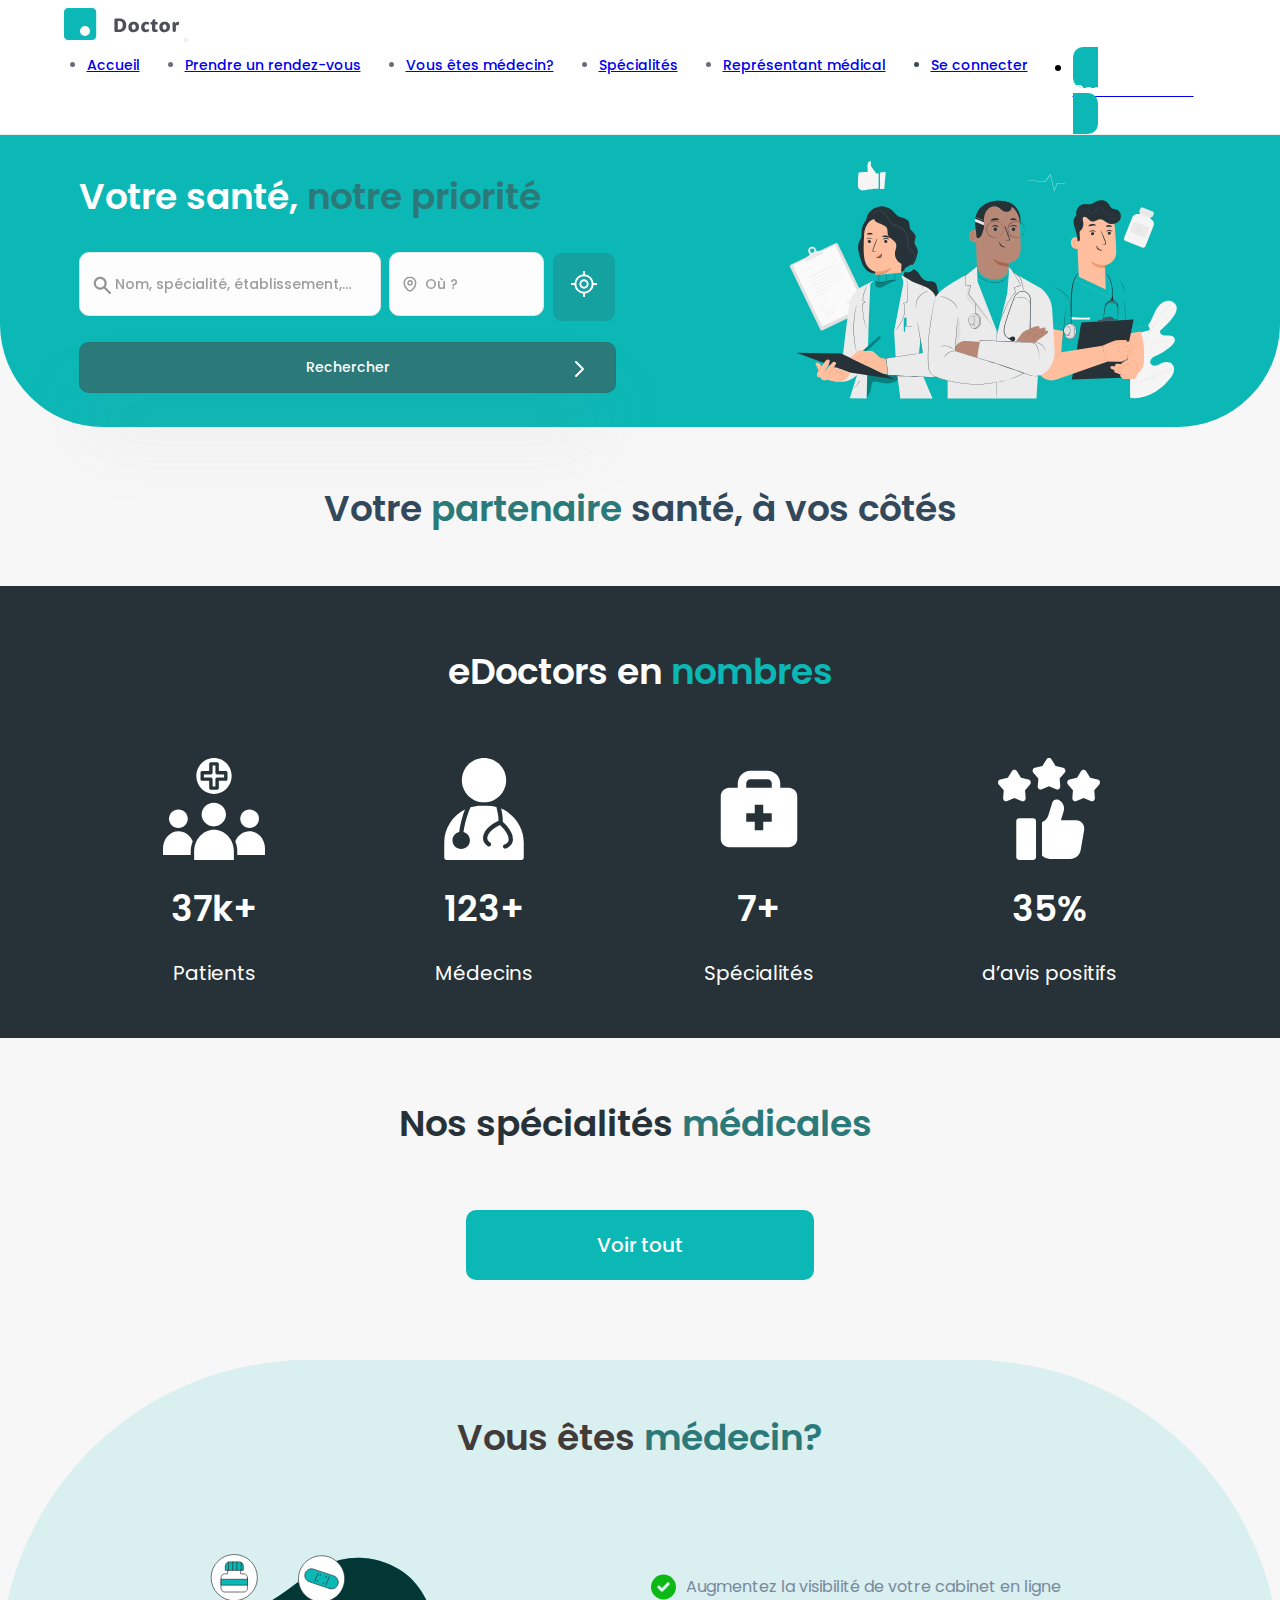
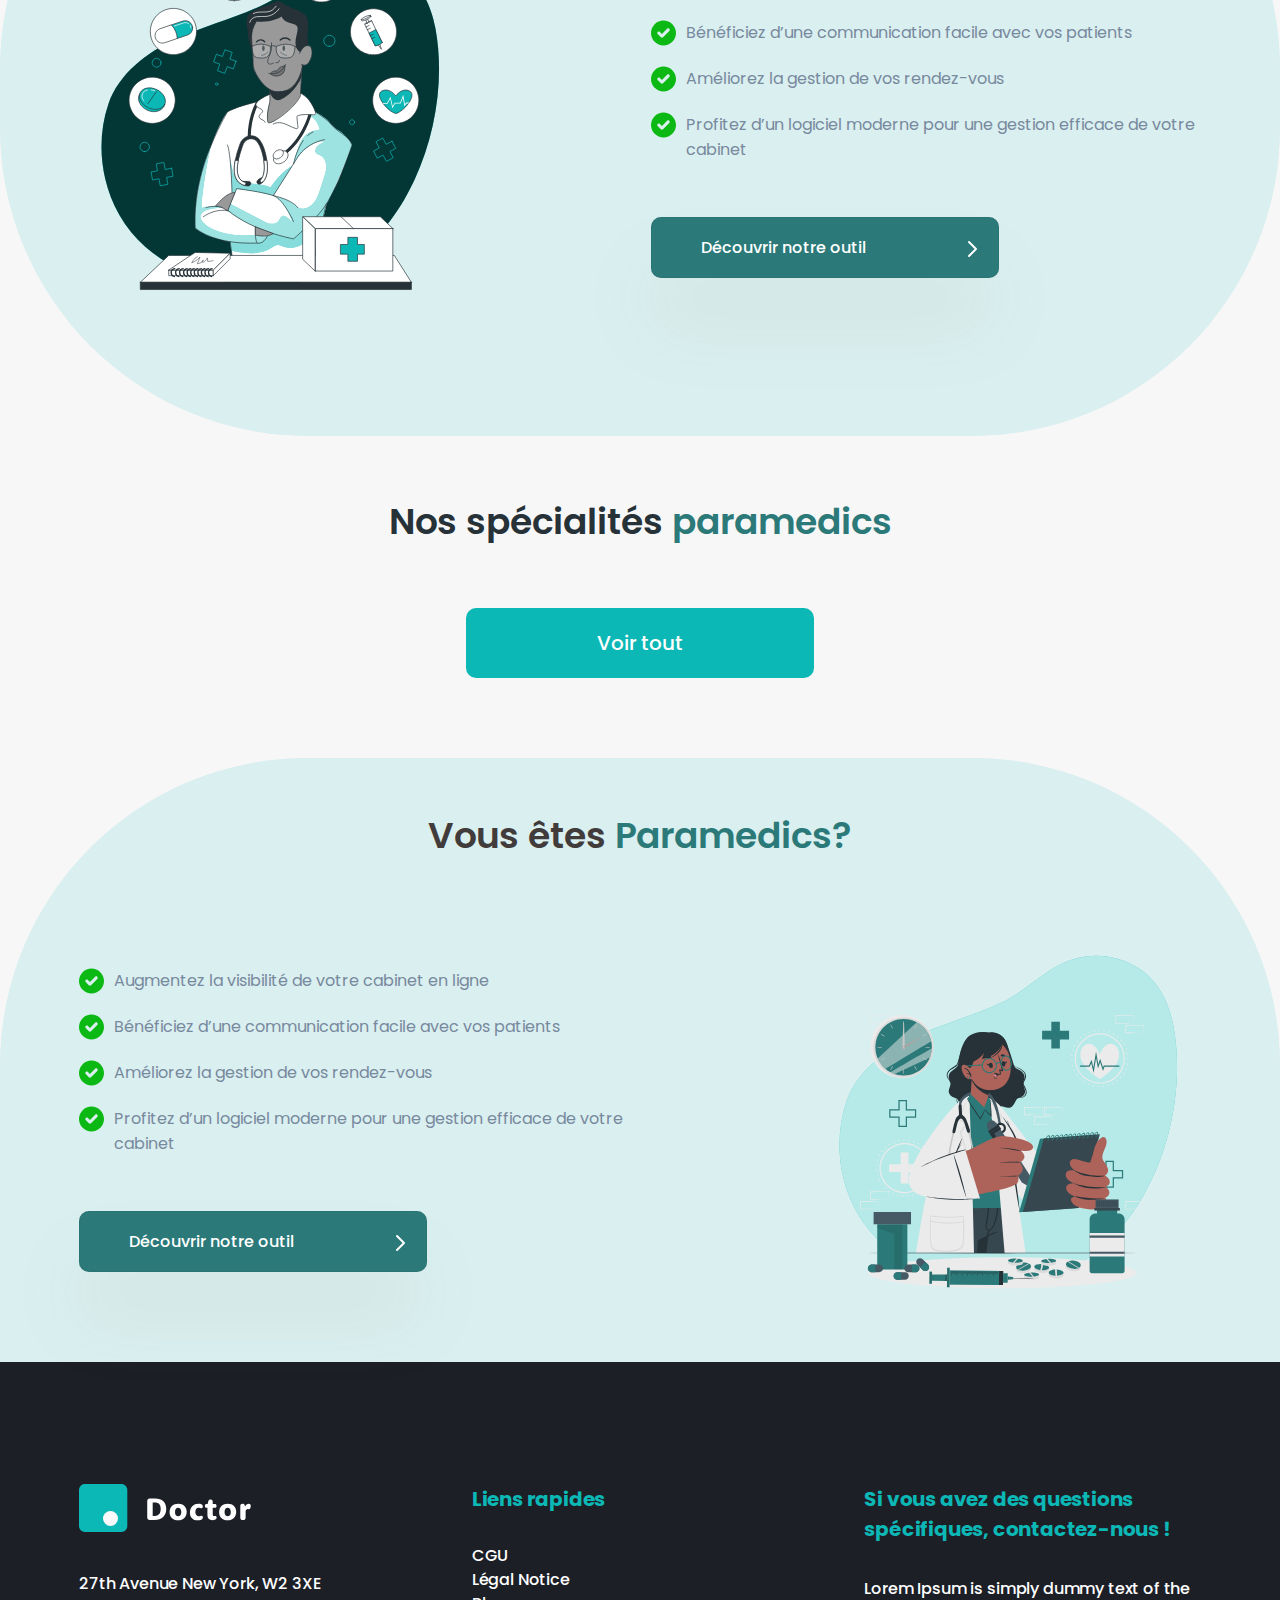
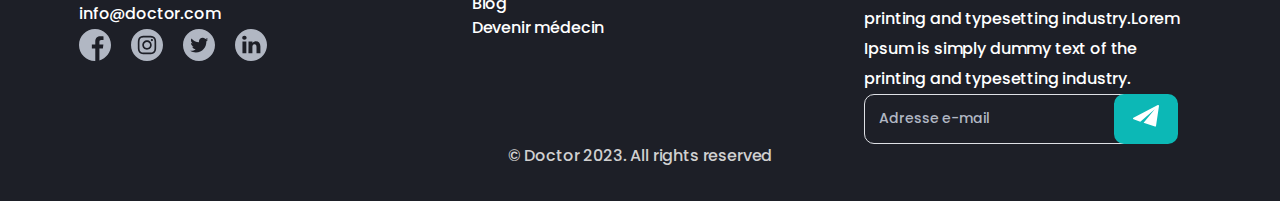
<file: index.html>
<!DOCTYPE html>
<html lang="en">

<head>
    <meta charset="UTF-8">
    <meta name="viewport" content="width=device-width, initial-scale=1.0">
    <link rel="stylesheet" href="./assets/css/style.css" type="text/css" />
    <link href="https://cdn.jsdelivr.net/npm/bootstrap@5.2.3/dist/css/bootstrap.min.css" rel="stylesheet"
        integrity="sha384-rbsA2VBKQhggwzxH7pPCaAqO46MgnOM80zW1RWuH61DGLwZJEdK2Kadq2F9CUG65" crossorigin="anonymous">
    <link rel="stylesheet" href="https://cdnjs.cloudflare.com/ajax/libs/OwlCarousel2/2.3.4/assets/owl.carousel.min.css">
    <link rel="stylesheet"
        href="https://cdnjs.cloudflare.com/ajax/libs/OwlCarousel2/2.3.4/assets/owl.theme.default.min.css">
    <title>Home App</title>
</head>

<body>
    <!-- ======= Section Navigation ======= -->
    <section id="navigation" class="style-menu">
        <nav class="navbar navbar-expand-lg menu-color ">
            <div class="container-fluid  container-menu ">
                <a class="navbar-brand " href="#" /><img src="./assets/img/logo.svg" alt=""></a>
                <button class="navbar-toggler" type="button" data-bs-toggle="collapse"
                    data-bs-target="#navbarSupportedContent" aria-controls="navbarSupportedContent"
                    aria-expanded="false" aria-label="Toggle navigation">
                    <span class="navbar-toggler-icon"></span>
                </button>
                <div class="collapse navbar-collapse" id="navbarSupportedContent">
                    <ul class="navbar-nav me-auto mb-2 mb-lg-0 menu-app">

                        <li class="nav-item item-menu-style">
                            <a class="nav-link" aria-current="page" href="#">Accueil</a>
                        </li>
                        <li class="nav-item item-menu-style">
                            <a class="nav-link" href="#">Prendre un rendez-vous</a>
                        </li>

                        <li class="nav-item item-menu-style">
                            <a class="nav-link" href="#">Vous êtes médecin?</a>
                        </li>

                        <li class="nav-item item-menu-style">
                            <a class="nav-link" href="#">Spécialités</a>
                        </li>

                        <li class="nav-item item-menu-style">
                            <a class="nav-link" href="#">Représentant médical</a>
                        </li>
                        <li class="nav-item item-login">
                            <a class="nav-link" href="#">Se connecter</a>
                        </li>
                        <li class="nav-item">
                            <a class="nav-link btn-contact" href="#">
                                <p class="contact">Contactez-nous</p>
                            </a>
                        </li>
                    </ul>
                </div>
            </div>
        </nav>
    </section>
    <!-- ======= End Section Navigation ======= -->
    <!-- ======= Section Health ======= -->
    <section id="health">
        <div class="hero-health">
            <div class="health-doctor main-container">
                <div class="search-doctor">
                    <h1 class="title-hero-health"><span>Votre santé,</span> <span>notre priorité</span> </h1>
                    <form class="form-search-doctor" action="">
                        <div class="inputs-search-doctors">
                            <div class="speciality">
                                <input type="text" class="form-control input-speciality"
                                    placeholder="Nom, spécialité, établissement,..." onfocus="this.placeholder = ''"
                                    onblur="this.placeholder = 'Nom, spécialité, établissement,...'">
                            </div>
                            <div class="where-place">
                                <input type="text" class="form-control input-where-place" placeholder="Où ?"
                                    onfocus="this.placeholder = ''" onblur="this.placeholder = 'Où ?'">

                            </div>
                            <button class="btn-location"><img src="./assets/img/gps.svg" alt=""></button>
                        </div>
                        <button class="btn-search-doctor style-btn-search-doctor">Rechercher <img
                                class="arrow-img-style" src="./assets/img/arrow-btn.svg" alt=""></button>
                    </form>
                </div>
                <div class="group-doctors">
                    <img class="img-group-doctor" src="./assets/img/groupe-doctors.svg" alt="">
                </div>
            </div>
        </div>
    </section>
    <!-- ======= End Section Health ======= -->
    <!-- ======= Section Partner Health ======= -->
    <section id="partner-health">
        <div class="partner main-container">
            <h2 class="title-partner">Votre <span>partenaire</span> santé, à vos côtés</h2>
            <div class="owl-carousel owl-theme" id="carousel-partner-health">
                <div class="item">
                    <div class="item-for-carousel">
                        <div class="details-item">
                            <h3 class="title-item style-text">Accédez aux disponibilités de vos médecins</h3>
                            <p class="description-item style-text">Lorem Ipsum is simply dummy text of the printing and
                                typesetting
                                industry. Lorem Ipsum has been the industry's standard dummy text ever since the 1500s,
                                when an
                                unknown printer took a galley of type and scrambled it to make a type specimen book.
                            </p>
                        </div>

                        <div class="img-item">
                            <img class="picture-item" src="./assets/img/img-1-carousel.svg" alt="">
                        </div>
                    </div>
                </div>
                <div class="item">
                    <div class="item-for-carousel">
                        <div class="details-item">
                            <h3 class="title-item style-text">Prenez un rendez-vous en ligne ou en cabinet en quelques
                                clics</h3>
                            <p class="description-item style-text">Lorem Ipsum is simply dummy text of the printing and
                                typesetting industry. Lorem Ipsum has been the industry's standard dummy text ever since
                                the 1500s, when an unknown printer took a galley of type and scrambled it to make a type
                                specimen book.
                            </p>
                        </div>
                        <div class="img-item">
                            <img class="picture-item" src="./assets/img/img-2-carousel.svg" alt="">
                        </div>
                    </div>
                </div>
                <div class="item">
                    <div class="item-for-carousel">
                        <div class="details-item">
                            <h3 class="title-item style-text">Une communauté de praticiens pour vous accompagner</h3>
                            <p class="description-item style-text">Lorem Ipsum is simply dummy text of the printing and
                                typesetting
                                industry. Lorem Ipsum has been the industry's standard dummy text ever since the 1500s,
                                when an
                                unknown printer took a galley of type and scrambled it to make a type specimen book.
                            </p>
                        </div>
                        <div class="img-item">
                            <img class="picture-item" src="./assets/img/img-3-carousel.svg" alt="">
                        </div>
                    </div>
                </div>
                <div class="item">
                    <div class="item-for-carousel">
                        <div class="details-item">
                            <h3 class="title-item style-text">Gérez vos rendez-vous et documents de santé ainsi que ceux
                                de vos proches sur une même application</h3>
                            <p class="description-item style-text">Lorem Ipsum is simply dummy text of the printing and
                                typesetting
                                industry. Lorem Ipsum has been the industry's standard dummy text ever since the 1500s,
                                when an
                                unknown printer took a galley of type and scrambled it to make a type specimen book.
                            </p>
                        </div>
                        <div class="img-item">
                            <img class="picture-item" src="./assets/img/img-4-carousel.svg" alt="">
                        </div>
                    </div>
                </div>
            </div>


        </div>
    </section>
    <!-- ======= End Section Partner Health ======= -->
    <!-- =======  Section Edoctors Statistics  ======= -->
    <section id="edoctor-statistics">
        <div class="bg-section-edoctors">
            <div class="main-container">
                <h2 class="title-edoctors">eDoctors en <span>nombres</span></h2>
                <div class="statistics-warraper" id="counters-section">
                    <div class="details-statistics">
                        <img class="icon-statistics" src="./assets/img/edoctor-stat-1.svg" alt="">
                        <p class="number-statistics"   data-val="99"> 99  <span>k+</span>
                        </p>
                        <p class="description-statistics">Patients</p>
                    </div>

                    <div class="details-statistics">
                        <img class="icon-statistics" src="./assets/img/edoctor-stat-2.svg" alt="">
                        <p class="number-statistics" data-val="300">300<span>+</span>
                        </p>
                        <p class="description-statistics">Médecins</p>
                    </div>

                    <div class="details-statistics">
                        <img class="icon-statistics" src="./assets/img/edoctor-stat-3.svg" alt="">
                        <p class="number-statistics" data-val="20">20<span>+</span>
                        </p>
                        <p class="description-statistics">Spécialités</p>
                    </div>

                    <div class="details-statistics">
                        <img class="icon-statistics" src="./assets/img/edoctor-stat-4.svg" alt="">
                        <p class="number-statistics" data-val="95">95<span>%</span>
                        </p>
                        <p class="description-statistics">d’avis positifs</p>
                    </div>
                </div>
            </div>
        </div>
    </section>
    <!-- ======= End Section Edoctors Statistics  ======= -->

    <!-- =======  Section Specialties  ======= -->
    <section id="specialties">
        <div class="our-specialties main-container">
            <h2 class="title-our-specialties ">Nos spécialités <span>médicales </span></h2>


            <div class="owl-carousel owl-theme" id="carousel-specialties">
                <div class="item">
                    <div class="specialties-wrraper">
                        <div class="card-specialty">
                            <div class="top-card">
                                <div class="img-specialty">
                                    <img class="picture-specialty" src="./assets/img/specialty-1.jpg" alt="">
                                    <div class="icon-specialty">
                                        <img src="./assets/img/type-specialty-1.svg" alt="">
                                    </div>
                                </div>
                                <div class="details-specialty">
                                    <h3 class="title-specialty">1-Gynécologue</h3>
                                    <p class="description-specialty">Le Lorem Ipsum est simplement du faux texte employé
                                        Le Lorem Ipsum est simplement du faux</p>

                                </div>
                            </div>
                            <div class="link-top-specialty">
                                <a href="">Prendre un RVD</a>
                            </div>
                        </div>
                        <div class="card-specialty">
                            <div class="top-card">
                                <div class="img-specialty">
                                    <img class="picture-specialty" src="./assets/img/specialty-2.jpg" alt="">
                                    <div class="icon-specialty">
                                        <img src="./assets/img/type-specialty-2.svg" alt="">
                                    </div>
                                </div>
                                <div class="details-specialty">
                                    <h3 class="title-specialty">Chirurgien-dentiste</h3>
                                    <p class="description-specialty">Le Lorem Ipsum est simplement du faux texte employé
                                        Le Lorem Ipsum est simplement du faux</p>
                                </div>
                            </div>
                            <div class="link-top-specialty">
                                <a href="">Prendre un RVD</a>
                            </div>
                        </div>
                        <div class="card-specialty">
                            <div class="top-card">
                                <div class="img-specialty">
                                    <img class="picture-specialty" src="./assets/img/specialty-3.jpg" alt="">
                                    <div class="icon-specialty">
                                        <img src="./assets/img/type-specialty-3.svg" alt="">
                                    </div>
                                </div>
                                <div class="details-specialty">
                                    <h3 class="title-specialty">Pédiatre</h3>
                                    <p class="description-specialty">Le Lorem Ipsum est simplement du faux texte employé
                                        Le Lorem Ipsum est simplement du faux</p>

                                </div>
                            </div>
                            <div class="link-top-specialty">
                                <a href="">Prendre un RVD</a>
                            </div>
                        </div>
                        <div class="card-specialty">
                            <div class="top-card">
                                <div class="img-specialty">
                                    <img class="picture-specialty" src="./assets/img/specialty-3.jpg" alt="">
                                    <div class="icon-specialty">
                                        <img src="./assets/img/type-specialty-3.svg" alt="">
                                    </div>
                                </div>
                                <div class="details-specialty">
                                    <h3 class="title-specialty">Carte ajoutée</h3>
                                    <p class="description-specialty">Le Lorem Ipsum est simplement du faux texte employé
                                        Le Lorem Ipsum est simplement du faux</p>

                                </div>
                            </div>
                            <div class="link-top-specialty">
                                <a href="">Prendre un RVD</a>
                            </div>
                        </div>
                    </div>
                </div>
                <div class="item">
                    <div class="specialties-wrraper">
                        <div class="card-specialty">
                            <div class="top-card">
                                <div class="img-specialty">
                                    <img class="picture-specialty" src="./assets/img/specialty-1.jpg" alt="">
                                    <div class="icon-specialty">
                                        <img src="./assets/img/type-specialty-1.svg" alt="">
                                    </div>
                                </div>
                                <div class="details-specialty">
                                    <h3 class="title-specialty">2-Gynécologue</h3>
                                    <p class="description-specialty">Le Lorem Ipsum est simplement du faux texte employé
                                        Le Lorem Ipsum est simplement du faux</p>

                                </div>
                            </div>
                            <div class="link-top-specialty">
                                <a href="">Prendre un RVD</a>
                            </div>
                        </div>
                        <div class="card-specialty">
                            <div class="top-card">
                                <div class="img-specialty">
                                    <img class="picture-specialty" src="./assets/img/specialty-2.jpg" alt="">
                                    <div class="icon-specialty">
                                        <img src="./assets/img/type-specialty-2.svg" alt="">
                                    </div>
                                </div>
                                <div class="details-specialty">
                                    <h3 class="title-specialty">Chirurgien-dentiste</h3>
                                    <p class="description-specialty">Le Lorem Ipsum est simplement du faux texte employé
                                        Le Lorem Ipsum est simplement du faux</p>
                                </div>
                            </div>
                            <div class="link-top-specialty">
                                <a href="">Prendre un RVD</a>
                            </div>
                        </div>
                        <div class="card-specialty">
                            <div class="top-card">
                                <div class="img-specialty">
                                    <img class="picture-specialty" src="./assets/img/specialty-3.jpg" alt="">
                                    <div class="icon-specialty">
                                        <img src="./assets/img/type-specialty-3.svg" alt="">
                                    </div>
                                </div>
                                <div class="details-specialty">
                                    <h3 class="title-specialty">Pédiatre</h3>
                                    <p class="description-specialty">Le Lorem Ipsum est simplement du faux texte employé
                                        Le Lorem Ipsum est simplement du faux</p>

                                </div>
                            </div>
                            <div class="link-top-specialty">
                                <a href="">Prendre un RVD</a>
                            </div>
                        </div>
                        <div class="card-specialty">
                            <div class="top-card">
                                <div class="img-specialty">
                                    <img class="picture-specialty" src="./assets/img/specialty-3.jpg" alt="">
                                    <div class="icon-specialty">
                                        <img src="./assets/img/type-specialty-3.svg" alt="">
                                    </div>
                                </div>
                                <div class="details-specialty">
                                    <h3 class="title-specialty">Carte ajoutée</h3>
                                    <p class="description-specialty">Le Lorem Ipsum est simplement du faux texte employé
                                        Le Lorem Ipsum est simplement du faux</p>

                                </div>
                            </div>
                            <div class="link-top-specialty">
                                <a href="">Prendre un RVD</a>
                            </div>
                        </div>
                    </div>
                </div>

                <div class="item">
                    <div class="specialties-wrraper">
                        <div class="card-specialty">
                            <div class="top-card">
                                <div class="img-specialty">
                                    <img class="picture-specialty" src="./assets/img/specialty-1.jpg" alt="">
                                    <div class="icon-specialty">
                                        <img src="./assets/img/type-specialty-1.svg" alt="">
                                    </div>
                                </div>
                                <div class="details-specialty">
                                    <h3 class="title-specialty">4-Gynécologue</h3>
                                    <p class="description-specialty">Le Lorem Ipsum est simplement du faux texte employé
                                        Le Lorem Ipsum est simplement du faux</p>

                                </div>
                            </div>
                            <div class="link-top-specialty">
                                <a href="">Prendre un RVD</a>
                            </div>
                        </div>
                        <div class="card-specialty">
                            <div class="top-card">
                                <div class="img-specialty">
                                    <img class="picture-specialty" src="./assets/img/specialty-2.jpg" alt="">
                                    <div class="icon-specialty">
                                        <img src="./assets/img/type-specialty-2.svg" alt="">
                                    </div>
                                </div>
                                <div class="details-specialty">
                                    <h3 class="title-specialty">Chirurgien-dentiste</h3>
                                    <p class="description-specialty">Le Lorem Ipsum est simplement du faux texte employé
                                        Le Lorem Ipsum est simplement du faux</p>
                                </div>
                            </div>
                            <div class="link-top-specialty">
                                <a href="">Prendre un RVD</a>
                            </div>
                        </div>
                        <div class="card-specialty">
                            <div class="top-card">
                                <div class="img-specialty">
                                    <img class="picture-specialty" src="./assets/img/specialty-3.jpg" alt="">
                                    <div class="icon-specialty">
                                        <img src="./assets/img/type-specialty-3.svg" alt="">
                                    </div>
                                </div>
                                <div class="details-specialty">
                                    <h3 class="title-specialty">Pédiatre</h3>
                                    <p class="description-specialty">Le Lorem Ipsum est simplement du faux texte employé
                                        Le Lorem Ipsum est simplement du faux</p>

                                </div>
                            </div>
                            <div class="link-top-specialty">
                                <a href="">Prendre un RVD</a>
                            </div>
                        </div>
                        <div class="card-specialty">
                            <div class="top-card">
                                <div class="img-specialty">
                                    <img class="picture-specialty" src="./assets/img/specialty-3.jpg" alt="">
                                    <div class="icon-specialty">
                                        <img src="./assets/img/type-specialty-3.svg" alt="">
                                    </div>
                                </div>
                                <div class="details-specialty">
                                    <h3 class="title-specialty">Carte ajoutée</h3>
                                    <p class="description-specialty">Le Lorem Ipsum est simplement du faux texte employé
                                        Le Lorem Ipsum est simplement du faux</p>

                                </div>
                            </div>
                            <div class="link-top-specialty">
                                <a href="">Prendre un RVD</a>
                            </div>
                        </div>
                    </div>
                </div>

                <div class="item">
                    <div class="specialties-wrraper">
                        <div class="card-specialty">
                            <div class="top-card">
                                <div class="img-specialty">
                                    <img class="picture-specialty" src="./assets/img/specialty-1.jpg" alt="">
                                    <div class="icon-specialty">
                                        <img src="./assets/img/type-specialty-1.svg" alt="">
                                    </div>
                                </div>
                                <div class="details-specialty">
                                    <h3 class="title-specialty">Gynécologue</h3>
                                    <p class="description-specialty">Le Lorem Ipsum est simplement du faux texte employé
                                        Le Lorem Ipsum est simplement du faux</p>

                                </div>
                            </div>
                            <div class="link-top-specialty">
                                <a href="">Prendre un RVD</a>
                            </div>
                        </div>
                        <div class="card-specialty">
                            <div class="top-card">
                                <div class="img-specialty">
                                    <img class="picture-specialty" src="./assets/img/specialty-2.jpg" alt="">
                                    <div class="icon-specialty">
                                        <img src="./assets/img/type-specialty-2.svg" alt="">
                                    </div>
                                </div>
                                <div class="details-specialty">
                                    <h3 class="title-specialty">Chirurgien-dentiste</h3>
                                    <p class="description-specialty">Le Lorem Ipsum est simplement du faux texte employé
                                        Le Lorem Ipsum est simplement du faux</p>
                                </div>
                            </div>
                            <div class="link-top-specialty">
                                <a href="">Prendre un RVD</a>
                            </div>
                        </div>
                        <div class="card-specialty">
                            <div class="top-card">
                                <div class="img-specialty">
                                    <img class="picture-specialty" src="./assets/img/specialty-3.jpg" alt="">
                                    <div class="icon-specialty">
                                        <img src="./assets/img/type-specialty-3.svg" alt="">
                                    </div>
                                </div>
                                <div class="details-specialty">
                                    <h3 class="title-specialty">Pédiatre</h3>
                                    <p class="description-specialty">Le Lorem Ipsum est simplement du faux texte employé
                                        Le Lorem Ipsum est simplement du faux</p>

                                </div>
                            </div>
                            <div class="link-top-specialty">
                                <a href="">Prendre un RVD</a>
                            </div>
                        </div>
                        <div class="card-specialty">
                            <div class="top-card">
                                <div class="img-specialty">
                                    <img class="picture-specialty" src="./assets/img/specialty-3.jpg" alt="">
                                    <div class="icon-specialty">
                                        <img src="./assets/img/type-specialty-3.svg" alt="">
                                    </div>
                                </div>
                                <div class="details-specialty">
                                    <h3 class="title-specialty">Carte ajoutée</h3>
                                    <p class="description-specialty">Le Lorem Ipsum est simplement du faux texte employé
                                        Le Lorem Ipsum est simplement du faux</p>

                                </div>
                            </div>
                            <div class="link-top-specialty">
                                <a href="">Prendre un RVD</a>
                            </div>
                        </div>
                    </div>
                </div>
            </div>

            <!-- Carousel Mobile -->
 
          <div class="item-carousel-specialties-mobile">
            <div class="owl-carousel owl-theme" id="carousel-specialties-mobile">
                <div class="item">
                    <div class="card-specialty">
                        <div class="top-card">
                            <div class="img-specialty">
                                <img class="picture-specialty" src="./assets/img/specialty-1.jpg" alt="">
                                <div class="icon-specialty">
                                    <img src="./assets/img/type-specialty-1.svg" alt="">
                                </div>
                            </div>
                            <div class="details-specialty">
                                <h3 class="title-specialty">1-Gynécologue</h3>
                                <p class="description-specialty">Le Lorem Ipsum est simplement du faux texte employé
                                    Le Lorem Ipsum est simplement du faux</p>
                            </div>
                        </div>
                        <div class="link-top-specialty">
                            <a href="">Prendre un RVD</a>
                        </div>
                    </div>
                </div>
                <div class="item">
                    <div class="card-specialty">
                        <div class="top-card">
                            <div class="img-specialty">
                                <img class="picture-specialty" src="./assets/img/specialty-2.jpg" alt="">
                                <div class="icon-specialty">
                                    <img src="./assets/img/type-specialty-2.svg" alt="">
                                </div>
                            </div>
                            <div class="details-specialty">
                                <h3 class="title-specialty">2-Chirurgien-iphone</h3>
                                <p class="description-specialty">Le Lorem Ipsum est simplement du faux texte employé
                                    Le Lorem Ipsum est simplement du faux</p>
                            </div>
                        </div>
                        <div class="link-top-specialty">
                            <a href="">Prendre un RVD</a>
                        </div>
                    </div>

                </div>
                <div class="item">
                    <div class="card-specialty">
                        <div class="top-card">
                            <div class="img-specialty">
                                <img class="picture-specialty" src="./assets/img/specialty-3.jpg" alt="">
                                <div class="icon-specialty">
                                    <img src="./assets/img/type-specialty-3.svg" alt="">
                                </div>
                            </div>
                            <div class="details-specialty">
                                <h3 class="title-specialty">3-Pédiatre</h3>
                                <p class="description-specialty">Le Lorem Ipsum est simplement du faux texte employé
                                    Le Lorem Ipsum est simplement du faux</p>

                            </div>
                        </div>
                        <div class="link-top-specialty">
                            <a href="">Prendre un RVD</a>
                        </div>
                    </div>
                </div>
            </div>
          </div>
     
            <!-- End Carousel Mobile -->
            <div class="link-all-specialty">
                <a href="">Voir tout</a>
            </div>
        </div>
    </section>
    <!-- =======  End Section Specialties  ======= -->
    <!-- =======  Section Doctor  ======= -->
    <section id="doctor">

        <div class="style-section-doctor">
            <h4 class="title-doctor-section">Vous êtes <span>médecin?</span></h4>
            <div class="doctor-section main-container">

                <div class="picture-doctor-section">
                    <img class="img-doctor-section" src="./assets/img/doctor-section.svg" alt="">
                </div>
                <div class="details-doctor-section">

                    <div class="checked-point">
                        <div class="data-doctor-section">
                            <img src="./assets/img/checked-1.svg" alt="">
                            <p class="description-doctor-section">Augmentez la visibilité de votre cabinet en ligne</p>
                        </div>

                        <div class="data-doctor-section">
                            <img src="./assets/img/checked-1.svg" alt="">
                            <p class="description-doctor-section">Bénéficiez d’une communication facile avec vos
                                patients
                            </p>
                        </div>

                        <div class="data-doctor-section">
                            <img src="./assets/img/checked-1.svg" alt="">
                            <p class="description-doctor-section">Améliorez la gestion de vos rendez-vous</p>
                        </div>

                        <div class="data-doctor-section">
                            <img src="./assets/img/checked-1.svg" alt="">
                            <p class="description-doctor-section">Profitez d’un logiciel moderne pour une gestion
                                efficace
                                de
                                votre cabinet</p>
                        </div>
                    </div>
                    <div class="show-utilis">
                        <a class="btn-show-utilis" href="">Découvrir notre outil <img class="arrow-btn-show-utilis"
                                src="./assets/img/arrow-btn.svg" alt=""></a>

                    </div>
                </div>
            </div>
        </div>
    </section>
    <!-- =======  End Section Doctor  ======= -->

    <!-- =======  Section Paramedics  ======= -->
    <section id="specialties">
        <div class="our-specialties main-container">

            <h2 class="title-our-specialties ">Nos spécialités <span>paramedics</span></h2>
            <div class="owl-carousel owl-theme" id="carousel-paramedics">
                <div class="item">
                    <div class="specialties-wrraper">
                        <div class="card-specialty">
                            <div class="top-card">
                                <div class="img-specialty">
                                    <img class="picture-specialty" src="./assets/img/specialty-1.jpg" alt="">
                                </div>
                                <div class="details-specialty">
                                    <h3 class="title-specialty position-text">1-Gynécologue</h3>
                                    <p class="description-specialty">Le Lorem Ipsum est simplement du faux texte employé
                                        Le Lorem Ipsum est simplement du faux</p>

                                </div>
                            </div>
                            <div class="link-top-specialty">
                                <a href="">Prendre un RVD</a>
                            </div>
                        </div>
                        <div class="card-specialty">
                            <div class="top-card">
                                <div class="img-specialty">
                                    <img class="picture-specialty" src="./assets/img/specialty-2.jpg" alt="">
                                </div>
                                <div class="details-specialty">
                                    <h3 class="title-specialty position-text">Chirurgien-dentiste</h3>
                                    <p class="description-specialty">Le Lorem Ipsum est simplement du faux texte employé
                                        Le Lorem Ipsum est simplement du faux</p>
                                </div>
                            </div>
                            <div class="link-top-specialty">
                                <a href="">Prendre un RVD</a>
                            </div>
                        </div>
                        <div class="card-specialty">
                            <div class="top-card">
                                <div class="img-specialty">
                                    <img class="picture-specialty" src="./assets/img/specialty-3.jpg" alt="">
                                </div>
                                <div class="details-specialty">
                                    <h3 class="title-specialty position-text">Pédiatre</h3>
                                    <p class="description-specialty">Le Lorem Ipsum est simplement du faux texte employé
                                        Le Lorem Ipsum est simplement du faux</p>

                                </div>
                            </div>
                            <div class="link-top-specialty">
                                <a href="">Prendre un RVD</a>
                            </div>
                        </div>
                        <div class="card-specialty">
                            <div class="top-card">
                                <div class="img-specialty">
                                    <img class="picture-specialty" src="./assets/img/specialty-3.jpg" alt="">
                                </div>
                                <div class="details-specialty">
                                    <h3 class="title-specialty position-text">Carte ajouté</h3>
                                    <p class="description-specialty">Le Lorem Ipsum est simplement du faux texte employé
                                        Le Lorem Ipsum est simplement du faux</p>

                                </div>
                            </div>
                            <div class="link-top-specialty">
                                <a href="">Prendre un RVD</a>
                            </div>
                        </div>

                    </div>
                </div>
                <div class="item">
                    <div class="specialties-wrraper">
                        <div class="card-specialty">
                            <div class="top-card">
                                <div class="img-specialty">
                                    <img class="picture-specialty" src="./assets/img/specialty-1.jpg" alt="">
                                </div>
                                <div class="details-specialty">
                                    <h3 class="title-specialty position-text">2-Gynécologue</h3>
                                    <p class="description-specialty">Le Lorem Ipsum est simplement du faux texte employé
                                        Le Lorem Ipsum est simplement du faux</p>

                                </div>
                            </div>
                            <div class="link-top-specialty">
                                <a href="">Prendre un RVD</a>
                            </div>
                        </div>
                        <div class="card-specialty">
                            <div class="top-card">
                                <div class="img-specialty">
                                    <img class="picture-specialty" src="./assets/img/specialty-2.jpg" alt="">
                                </div>
                                <div class="details-specialty">
                                    <h3 class="title-specialty position-text">Chirurgien-dentiste</h3>
                                    <p class="description-specialty">Le Lorem Ipsum est simplement du faux texte employé
                                        Le Lorem Ipsum est simplement du faux</p>
                                </div>
                            </div>
                            <div class="link-top-specialty">
                                <a href="">Prendre un RVD</a>
                            </div>
                        </div>
                        <div class="card-specialty">
                            <div class="top-card">
                                <div class="img-specialty">
                                    <img class="picture-specialty" src="./assets/img/specialty-3.jpg" alt="">
                                </div>
                                <div class="details-specialty">
                                    <h3 class="title-specialty position-text">Pédiatre</h3>
                                    <p class="description-specialty">Le Lorem Ipsum est simplement du faux texte employé
                                        Le Lorem Ipsum est simplement du faux</p>

                                </div>
                            </div>
                            <div class="link-top-specialty">
                                <a href="">Prendre un RVD</a>
                            </div>
                        </div>
                        <div class="card-specialty">
                            <div class="top-card">
                                <div class="img-specialty">
                                    <img class="picture-specialty" src="./assets/img/specialty-3.jpg" alt="">
                                </div>
                                <div class="details-specialty">
                                    <h3 class="title-specialty position-text">Carte ajoutée</h3>
                                    <p class="description-specialty">Le Lorem Ipsum est simplement du faux texte employé
                                        Le Lorem Ipsum est simplement du faux</p>

                                </div>
                            </div>
                            <div class="link-top-specialty">
                                <a href="">Prendre un RVD</a>
                            </div>
                        </div>
                    </div>
                </div>

                <div class="item">
                    <div class="specialties-wrraper">
                        <div class="card-specialty">
                            <div class="top-card">
                                <div class="img-specialty">
                                    <img class="picture-specialty" src="./assets/img/specialty-1.jpg" alt="">
                                </div>
                                <div class="details-specialty">
                                    <h3 class="title-specialty position-text">4-Gynécologue</h3>
                                    <p class="description-specialty">Le Lorem Ipsum est simplement du faux texte employé
                                        Le Lorem Ipsum est simplement du faux</p>

                                </div>
                            </div>
                            <div class="link-top-specialty">
                                <a href="">Prendre un RVD</a>
                            </div>
                        </div>
                        <div class="card-specialty">
                            <div class="top-card">
                                <div class="img-specialty">
                                    <img class="picture-specialty" src="./assets/img/specialty-2.jpg" alt="">
                                </div>
                                <div class="details-specialty">
                                    <h3 class="title-specialty position-text">Chirurgien-dentiste</h3>
                                    <p class="description-specialty">Le Lorem Ipsum est simplement du faux texte employé
                                        Le Lorem Ipsum est simplement du faux</p>
                                </div>
                            </div>
                            <div class="link-top-specialty">
                                <a href="">Prendre un RVD</a>
                            </div>
                        </div>
                        <div class="card-specialty">
                            <div class="top-card">
                                <div class="img-specialty">
                                    <img class="picture-specialty" src="./assets/img/specialty-3.jpg" alt="">
                                </div>
                                <div class="details-specialty">
                                    <h3 class="title-specialty position-text">Pédiatre</h3>
                                    <p class="description-specialty">Le Lorem Ipsum est simplement du faux texte employé
                                        Le Lorem Ipsum est simplement du faux</p>

                                </div>
                            </div>
                            <div class="link-top-specialty">
                                <a href="">Prendre un RVD</a>
                            </div>
                        </div>
                        <div class="card-specialty">
                            <div class="top-card">
                                <div class="img-specialty">
                                    <img class="picture-specialty" src="./assets/img/specialty-3.jpg" alt="">
                                </div>
                                <div class="details-specialty">
                                    <h3 class="title-specialty position-text">Carte ajoutée</h3>
                                    <p class="description-specialty">Le Lorem Ipsum est simplement du faux texte employé
                                        Le Lorem Ipsum est simplement du faux</p>

                                </div>
                            </div>
                            <div class="link-top-specialty">
                                <a href="">Prendre un RVD</a>
                            </div>
                        </div>
                    </div>
                </div>

                <div class="item">
                    <div class="specialties-wrraper">
                        <div class="card-specialty">
                            <div class="top-card">
                                <div class="img-specialty">
                                    <img class="picture-specialty" src="./assets/img/specialty-1.jpg" alt="">
                                </div>
                                <div class="details-specialty">
                                    <h3 class="title-specialty position-text">Gynécologue</h3>
                                    <p class="description-specialty">Le Lorem Ipsum est simplement du faux texte employé
                                        Le Lorem Ipsum est simplement du faux</p>

                                </div>
                            </div>
                            <div class="link-top-specialty">
                                <a href="">Prendre un RVD</a>
                            </div>
                        </div>
                        <div class="card-specialty">
                            <div class="top-card">
                                <div class="img-specialty">
                                    <img class="picture-specialty" src="./assets/img/specialty-2.jpg" alt="">
                                </div>
                                <div class="details-specialty">
                                    <h3 class="title-specialty position-text">Chirurgien-dentiste</h3>
                                    <p class="description-specialty">Le Lorem Ipsum est simplement du faux texte employé
                                        Le Lorem Ipsum est simplement du faux</p>
                                </div>
                            </div>
                            <div class="link-top-specialty">
                                <a href="">Prendre un RVD</a>
                            </div>
                        </div>
                        <div class="card-specialty">
                            <div class="top-card">
                                <div class="img-specialty">
                                    <img class="picture-specialty" src="./assets/img/specialty-3.jpg" alt="">
                                </div>
                                <div class="details-specialty">
                                    <h3 class="title-specialty position-text">Pédiatre</h3>
                                    <p class="description-specialty">Le Lorem Ipsum est simplement du faux texte employé
                                        Le Lorem Ipsum est simplement du faux</p>

                                </div>
                            </div>
                            <div class="link-top-specialty">
                                <a href="">Prendre un RVD</a>
                            </div>
                        </div>
                        <div class="card-specialty">
                            <div class="top-card">
                                <div class="img-specialty">
                                    <img class="picture-specialty" src="./assets/img/specialty-3.jpg" alt="">
                                </div>
                                <div class="details-specialty">
                                    <h3 class="title-specialty position-text">Carte ajoutée</h3>
                                    <p class="description-specialty">Le Lorem Ipsum est simplement du faux texte employé
                                        Le Lorem Ipsum est simplement du faux</p>

                                </div>
                            </div>
                            <div class="link-top-specialty">
                                <a href="">Prendre un RVD</a>
                            </div>
                        </div>
                    </div>
                </div>
            </div>

            <!-- Carousel Mobile -->
           <div class="item-carousel-paramedics-mobile">
            <div class="owl-carousel owl-theme" id="carousel-paramedics-mobile">
                <div class="item">
                    <div class="card-specialty">
                        <div class="top-card">
                            <div class="img-specialty">
                                <img class="picture-specialty width-img" src="./assets/img/specialty-1.jpg" alt="">

                            </div>
                            <div class="details-specialty">
                                <h3 class="title-specialty position-text">1-Gynécologue</h3>
                                <p class="description-specialty">Le Lorem Ipsum est simplement du faux texte employé
                                    Le Lorem Ipsum est simplement du faux</p>
                            </div>
                        </div>
                        <div class="link-top-specialty">
                            <a href="">Prendre un RVD</a>
                        </div>
                    </div>
                </div>
                <div class="item">
                    <div class="card-specialty">
                        <div class="top-card">
                            <div class="img-specialty">
                                <img class="picture-specialty width-img" src="./assets/img/specialty-2.jpg" alt="">

                            </div>
                            <div class="details-specialty">
                                <h3 class="title-specialty position-text">Chirurgien-dentiste</h3>
                                <p class="description-specialty">Le Lorem Ipsum est simplement du faux texte employé
                                    Le Lorem Ipsum est simplement du faux</p>
                            </div>
                        </div>
                        <div class="link-top-specialty">
                            <a href="">Prendre un RVD</a>
                        </div>
                    </div>

                </div>
                <div class="item">
                    <div class="card-specialty">
                        <div class="top-card">
                            <div class="img-specialty">
                                <img class="picture-specialty width-img" src="./assets/img/specialty-3.jpg" alt="">

                            </div>
                            <div class="details-specialty">
                                <h3 class="title-specialty position-text">Pédiatre</h3>
                                <p class="description-specialty">Le Lorem Ipsum est simplement du faux texte employé
                                    Le Lorem Ipsum est simplement du faux</p>

                            </div>
                        </div>
                        <div class="link-top-specialty">
                            <a href="">Prendre un RVD</a>
                        </div>
                    </div>
                </div>
            </div>
           </div>
            <!-- End Carousel Mobile -->
            <div class="link-all-specialty">
                <a href="">Voir tout</a>
            </div>
        </div>
    </section>
    <!-- =======  End Section Paramedics  ======= -->
    <!-- =======  Section Doctor  ======= -->
    <section id="doctor">
        <div class="style-section-doctor custom-border">
            <h4 class="title-doctor-section">Vous êtes <span>Paramedics?</span></h4>
            <div class="doctor-section main-container style-reverse-section">

                <div class="picture-doctor-section">
                    <img class="img-doctor-section img-float-right" src="./assets/img/paramedics-img.svg" alt="">
                </div>
                <div class="details-doctor-section">

                    <div class="checked-point">
                        <div class="data-doctor-section">
                            <img src="./assets/img/checked-1.svg" alt="">
                            <p class="description-doctor-section">Augmentez la visibilité de votre cabinet en ligne</p>
                        </div>

                        <div class="data-doctor-section">
                            <img src="./assets/img/checked-1.svg" alt="">
                            <p class="description-doctor-section">Bénéficiez d’une communication facile avec vos
                                patients
                            </p>
                        </div>

                        <div class="data-doctor-section">
                            <img src="./assets/img/checked-1.svg" alt="">
                            <p class="description-doctor-section">Améliorez la gestion de vos rendez-vous</p>
                        </div>

                        <div class="data-doctor-section">
                            <img src="./assets/img/checked-1.svg" alt="">
                            <p class="description-doctor-section">Profitez d’un logiciel moderne pour une gestion
                                efficace
                                de
                                votre cabinet</p>
                        </div>
                    </div>
                    <div class="show-utilis">
                        <a class="btn-show-utilis" href="">Découvrir notre outil <img class="arrow-btn-show-utilis"
                                src="./assets/img/arrow-btn.svg" alt=""></a>

                    </div>
                </div>
            </div>
        </div>
    </section>
    <!-- =======  End Section Doctor  ======= -->
    <!-- ======= Footer ======= -->
    <footer id="footer">
        <div class="footer-page main-container">
            <div class="details-contact">
                <div class="logo-company">
                    <img src="./assets/img/logo-footer.svg" alt="">
                </div>
                <p class="adress">27th Avenue New York, W2 3XE</p>
                <p class="email-company">info@doctor.com</p>
                <div class="social-media">
                    <img class="img-social-media" src="./assets/img/facebook.svg" alt="">
                    <img class="img-social-media" src="./assets/img/instagram.svg" alt="">
                    <img class="img-social-media" src="./assets/img/twitter.svg" alt="">
                    <img class="img-social-media" src="./assets/img/linkedin.svg" alt="">
                </div>
            </div>
            <div class="links">
                <p class="quick-links">Liens rapides</p>
                <div>
                    <a class="all-links" href="">
                        <p class="link-details">CGU</p>
                    </a>
                    <a class="all-links" href="">
                        <p class="link-details">Légal Notice</p>
                    </a>
                    <a class="all-links" href="">
                        <p class="link-details">Blog</p>
                    </a>
                    <a class="all-links" href="">
                        <p class="link-details">Devenir médecin</p>
                    </a>
                </div>
            </div>
            <div class="question">
                <p class="specefic-question">Si vous avez des questions spécifiques, contactez-nous !

                </p>
                <p class="description">Lorem Ipsum is simply dummy text of the printing and typesetting industry.Lorem
                    Ipsum is simply dummy
                    text of the printing and typesetting industry.</p>
                <div class="email-adress">
                    <input placeholder="Adresse e-mail" class="input-email" type="email" onfocus="this.placeholder = ''"
                        onblur="this.placeholder = 'Adresse e-mail'" />
                    <button class="btn-send-email">
                        <img src="./assets/img/send-email.svg" />
                    </button>
                </div>
            </div>
        </div>
        <p class="rights-reserved">© Doctor 2023. All rights reserved</p>
        <button id="scrollToTopBtn" style="visibility: hidden;"><img src="./assets/img/arrow-to-the-top.svg"
                alt=""></button>
    </footer>
    <!-- ======= End Footer ======= -->

    <!-- ======= Script ======= -->


    <script src="https://cdn.jsdelivr.net/npm/jquery@3.5.1/dist/jquery.slim.min.js"
        integrity="sha384-DfXdz2htPH0lsSSs5nCTpuj/zy4C+OGpamoFVy38MVBnE+IbbVYUew+OrCXaRkfj"
        crossorigin="anonymous"></script>

    <script src="./assets/js/counters.js"></script>

    </script>
    <script src="https://cdn.jsdelivr.net/npm/bootstrap@5.2.3/dist/js/bootstrap.bundle.min.js"
        integrity="sha384-kenU1KFdBIe4zVF0s0G1M5b4hcpxyD9F7jL+jjXkk+Q2h455rYXK/7HAuoJl+0I4"
        crossorigin="anonymous"></script>
    <script src="https://cdnjs.cloudflare.com/ajax/libs/OwlCarousel2/2.3.4/owl.carousel.min.js"></script>
    <script src="./assets/js/carousel.js"></script>
    <script src="./assets/js/scrollToTop.js"></script>
</body>

</html>
</file>
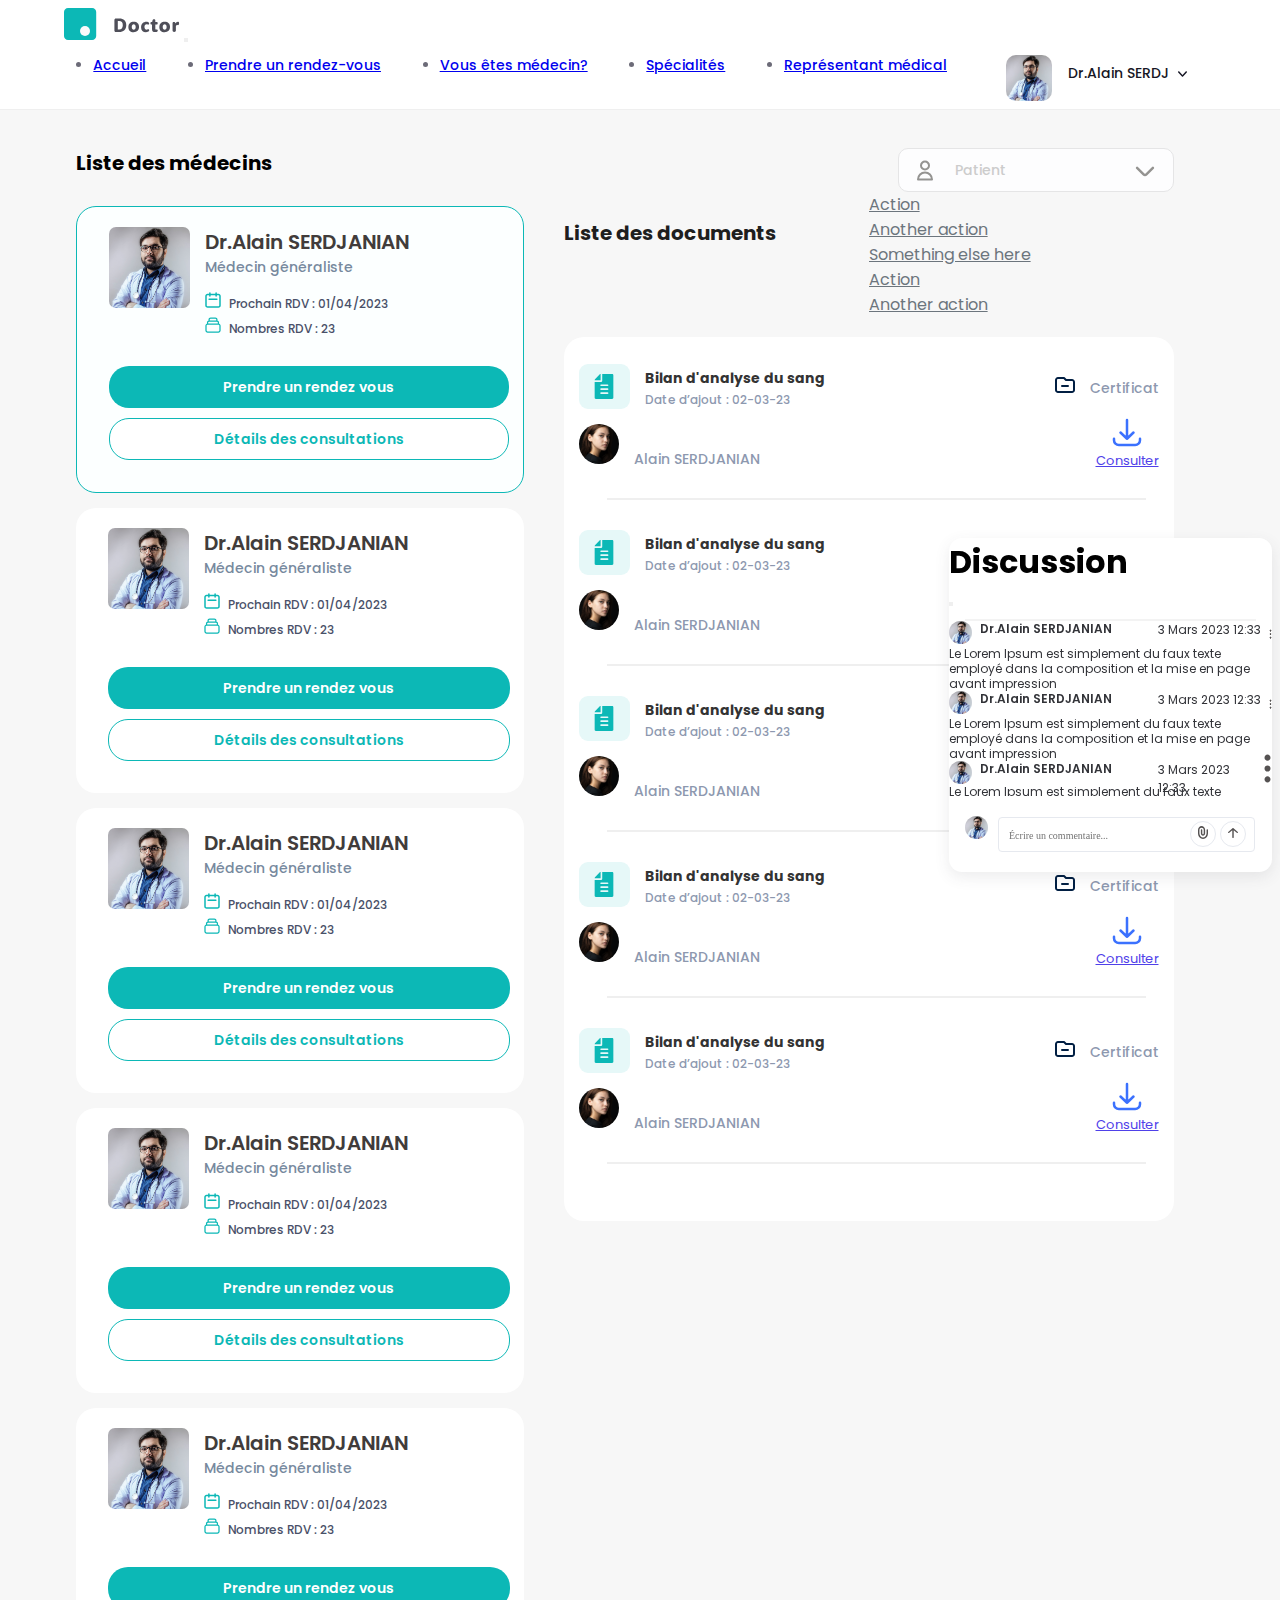
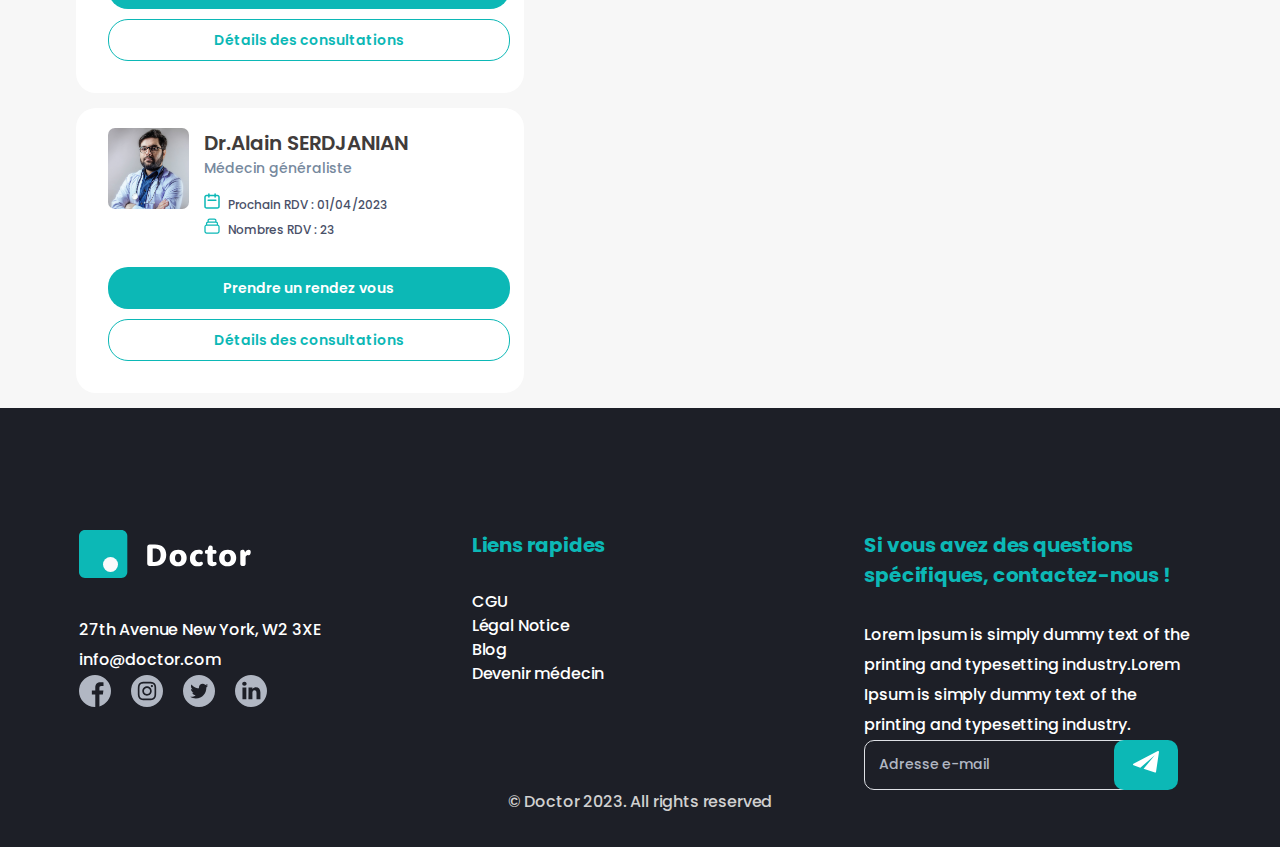
<file: dashboard-doctor.html>
<!DOCTYPE html>
<html lang="en">

<head>
    <meta charset="UTF-8">
    <meta http-equiv="X-UA-Compatible" content="IE=edge">
    <meta name="viewport" content="width=device-width, initial-scale=1.0">
    <link rel="stylesheet" href="./assets/css/style.css" type="text/css" />
    <link href="https://cdn.jsdelivr.net/npm/bootstrap@5.2.3/dist/css/bootstrap.min.css" rel="stylesheet"
        integrity="sha384-rbsA2VBKQhggwzxH7pPCaAqO46MgnOM80zW1RWuH61DGLwZJEdK2Kadq2F9CUG65" crossorigin="anonymous">
    <title>Tableau de bord</title>
</head>

<body>
    <!-- ======= Section Navigation ======= -->
    <section id="navigation" class="style-menu">
        <nav class="navbar navbar-expand-lg menu-color ">
            <div class="container-fluid  container-menu ">
                <a class="navbar-brand " href="#" /><img src="./assets/img/logo.svg" alt=""></a>
                <button class="navbar-toggler" type="button" data-bs-toggle="collapse"
                    data-bs-target="#navbarSupportedContent" aria-controls="navbarSupportedContent"
                    aria-expanded="false" aria-label="Toggle navigation">
                    <span class="navbar-toggler-icon"></span>
                </button>
                <div class="collapse navbar-collapse" id="navbarSupportedContent">
                    <ul class="navbar-nav me-auto mb-2 mb-lg-0 menu-app">

                        <li class="nav-item item-menu-style">
                            <a class="nav-link" aria-current="page" href="#">Accueil</a>
                        </li>
                        <li class="nav-item item-menu-style">
                            <a class="nav-link" href="#">Prendre un rendez-vous</a>
                        </li>

                        <li class="nav-item item-menu-style">
                            <a class="nav-link" href="#">Vous êtes médecin?</a>
                        </li>

                        <li class="nav-item item-menu-style">
                            <a class="nav-link" href="#">Spécialités</a>
                        </li>

                        <li class="nav-item item-menu-style">
                            <a class="nav-link" href="#">Représentant médical</a>
                        </li>
                        <!-- Button trigger modal -->
                        <div class="doctor-logged">
                            <div class="user">
                                <div class="logo-doctor">
                                    <img class="style-logo-doctor" src="./assets/img/doctor.jpg" alt="">
                                    <div class="abbreviation-style">
                                        <p class="abbreviation">Dr.Alain SERDJANIAN</p>
                                    </div>
                                </div>

                                <img class="icon-arrow-down" src="./assets/img/union.svg" alt="">
                            </div>
                        </div>

                    </ul>
                </div>
            </div>
        </nav>
        <!-- Modal -->
        <div class="modal fade" id="exampleModal" tabindex="-1" aria-labelledby="exampleModalLabel" aria-hidden="true"
            data-bs-backdrop="static" data-bs-keyboard="false" tabindex="-1" aria-labelledby="staticBackdropLabel">
            <div class="modal-dialog">
                <div class="modal-content">
                    <div class="modal-header">
                        <h1 class="modal-title fs-5" id="exampleModalLabel">Discussion</h1>
                        <button type="button" class="btn-close" data-bs-dismiss="modal" aria-label="Close"></button>
                    </div>
                    <hr class="border-chat">
                    <div class="modal-body">

                        <div class="chat-space">
                            <div class="message-space">
                                <div class="chat-details">
                                    <div class="user-chat">
                                        <img class="user-in-chat" src="./assets/img/doctor.jpg" alt="">
                                        <p class="user-name">Dr.Alain SERDJANIAN</p>
                                    </div>
                                    <div class="chat-date">
                                        <p class="time-chat">3 Mars 2023 12:33</p>
                                        <div>
                                            <img class="details-time" src="./assets/img/chat-time.svg" alt="">
                                        </div>
                                    </div>

                                </div>
                                <p class="message-text">
                                    Le Lorem Ipsum est simplement du faux texte employé dans la
                                    composition et la mise en page avant impression
                                </p>
                            </div>

                            <div class="message-space">
                                <div class="chat-details">
                                    <div class="user-chat">
                                        <img class="user-in-chat" src="./assets/img/doctor.jpg" alt="">
                                        <p class="user-name">Dr.Alain SERDJANIAN</p>
                                    </div>
                                    <div class="chat-date">
                                        <p class="time-chat">3 Mars 2023 12:33</p>
                                        <div>
                                            <img class="details-time" src="./assets/img/chat-time.svg" alt="">
                                        </div>
                                    </div>

                                </div>
                                <p class="message-text">
                                    Le Lorem Ipsum est simplement du faux texte employé dans la
                                    composition et la mise en page avant impression
                                </p>
                            </div>

                            <div class="message-space">
                                <div class="chat-details">
                                    <div class="user-chat">
                                        <img class="user-in-chat" src="./assets/img/doctor.jpg" alt="">
                                        <p class="user-name">Dr.Alain SERDJANIAN</p>
                                    </div>
                                    <div class="chat-date">
                                        <p class="time-chat">3 Mars 2023 12:33</p>
                                        <img class="details-time" src="./assets/img/chat-time.svg" alt="">
                                    </div>

                                </div>
                                <p class="message-text">
                                    Le Lorem Ipsum est simplement du faux texte employé dans la
                                    composition et la mise en page avant impression
                                </p>
                            </div>
                            <div class="message-space">
                                <div class="chat-details">
                                    <div class="user-chat">
                                        <img class="user-in-chat" src="./assets/img/doctor.jpg" alt="">
                                        <p class="user-name">Dr.Alain SERDJANIAN</p>
                                    </div>
                                    <div class="chat-date">
                                        <p class="time-chat">3 Mars 2023 12:33</p>
                                        <div>
                                            <img class="details-time" src="./assets/img/chat-time.svg" alt="">
                                        </div>
                                    </div>

                                </div>
                                <p class="message-text">
                                    Le Lorem Ipsum est simplement du faux texte employé dans la
                                    composition et la mise en page avant impression
                                </p>
                            </div>
                            <div class="message-space">
                                <div class="chat-details">
                                    <div class="user-chat">
                                        <img class="user-in-chat" src="./assets/img/doctor.jpg" alt="">
                                        <p class="user-name">Dr.Alain SERDJANIAN</p>
                                    </div>
                                    <div class="chat-date">
                                        <p class="time-chat">3 Mars 2023 12:33</p>
                                        <div>
                                            <img class="details-time" src="./assets/img/chat-time.svg" alt="">
                                        </div>
                                    </div>

                                </div>
                                <p class="message-text">
                                    Le Lorem Ipsum est simplement du faux texte employé dans la
                                    composition et la mise en page avant impression
                                </p>
                            </div>

                        </div>
                    </div>
                    <div class="message-send  ">
                        <div class="profile-doctor">
                            <img class="user-in-chat" src="./assets/img/doctor.jpg" alt="">
                        </div>
                        <div class="text-here">
                            <input placeholder="Écrire un commentaire..." onfocus="this.placeholder = ''"
                                onblur="this.placeholder = 'Écrire un commentaire...'" class="input-chat" type="text">
                        </div>
                        <div class="send-text">
                            <div class="file">
                                <div class="style-input-file">
                                    <input class="input-file" id="upload-file" type="file">
                                </div>
                                <label class="add-file" for="upload-file">
                                    <img class="picture-send-file" src="./assets/img/send-file.svg" alt="">
                                </label>
                            </div>
                            <div class="send">
                                <img class="picture-transmit" src="./assets/img/send.svg" alt="">
                            </div>
                        </div>
                    </div>
                </div>
            </div>
        </div>
    </section>
    <!-- ======= End Section Navigation ======= -->
    <!-- =======  Section Dashboard ======= -->
    <section id="dashboard">
        <div class="doctor-dashboard main-container">
            <div class="list-doctor">
                <p class="title-liste-doctor">Liste des médecins</p>
                <div class="all-doctor">
                    <div class="card-of-doctor selected-card">
                        <div class="resume-doctor">
                            <div class="top-card">
                                <div class="card-picture">
                                    <img class="doctor-image" src="./assets/img/doctor.jpg" alt="">
                                </div>
                                <div class="card-layout">
                                    <p class="name-doctor">Dr.Alain SERDJANIAN</p>
                                    <p class="type-doctor">Médecin généraliste</p>
                                    <div class="next-appointment">
                                        <div> <img src="./assets/img/calendar-customer.svg" alt=""></div>
                                        <p>Prochain RDV : <span>01/04/2023</span></p>
                                    </div>
                                    <div class="number-appointment">
                                        <div> <img src="./assets/img/rdv.svg" alt=""></div>
                                        <p>Nombres RDV : <span>23</span></p>
                                    </div>
                                </div>
                            </div>
                            <div class="bottom-card">
                                <a class="take-appointment" href="">
                                    <p>Prendre un rendez vous</p>
                                </a>
                                <a class="consultation-details" href="">
                                    <p>Détails des consultations</p>
                                </a>
                            </div>
                        </div>
                    </div>

                    <div class="card-of-doctor">
                        <div class="resume-doctor">
                            <div class="top-card">
                                <div class="card-picture">
                                    <img class="doctor-image" src="./assets/img/doctor.jpg" alt="">
                                </div>
                                <div class="card-layout">
                                    <p class="name-doctor">Dr.Alain SERDJANIAN</p>
                                    <p class="type-doctor">Médecin généraliste</p>
                                    <div class="next-appointment">
                                        <div> <img src="./assets/img/calendar-customer.svg" alt=""></div>
                                        <p>Prochain RDV : <span>01/04/2023</span></p>
                                    </div>
                                    <div class="number-appointment">
                                        <div> <img src="./assets/img/rdv.svg" alt=""></div>
                                        <p>Nombres RDV : <span>23</span></p>
                                    </div>
                                </div>
                            </div>
                            <div class="bottom-card">
                                <a class="take-appointment" href="">
                                    <p>Prendre un rendez vous</p>
                                </a>
                                <a class="consultation-details" href="">
                                    <p>Détails des consultations</p>
                                </a>
                            </div>
                        </div>
                    </div>

                    <div class="card-of-doctor">
                        <div class="resume-doctor">
                            <div class="top-card">
                                <div class="card-picture">
                                    <img class="doctor-image" src="./assets/img/doctor.jpg" alt="">
                                </div>
                                <div class="card-layout">
                                    <p class="name-doctor">Dr.Alain SERDJANIAN</p>
                                    <p class="type-doctor">Médecin généraliste</p>
                                    <div class="next-appointment">
                                        <div> <img src="./assets/img/calendar-customer.svg" alt=""></div>
                                        <p>Prochain RDV : <span>01/04/2023</span></p>
                                    </div>
                                    <div class="number-appointment">
                                        <div> <img src="./assets/img/rdv.svg" alt=""></div>
                                        <p>Nombres RDV : <span>23</span></p>
                                    </div>
                                </div>
                            </div>
                            <div class="bottom-card">
                                <a class="take-appointment" href="">
                                    <p>Prendre un rendez vous</p>
                                </a>
                                <a class="consultation-details" href="">
                                    <p>Détails des consultations</p>
                                </a>
                            </div>
                        </div>
                    </div>

                    <div class="card-of-doctor">
                        <div class="resume-doctor">
                            <div class="top-card">
                                <div class="card-picture">
                                    <img class="doctor-image" src="./assets/img/doctor.jpg" alt="">
                                </div>
                                <div class="card-layout">
                                    <p class="name-doctor">Dr.Alain SERDJANIAN</p>
                                    <p class="type-doctor">Médecin généraliste</p>
                                    <div class="next-appointment">
                                        <div> <img src="./assets/img/calendar-customer.svg" alt=""></div>
                                        <p>Prochain RDV : <span>01/04/2023</span></p>
                                    </div>
                                    <div class="number-appointment">
                                        <div> <img src="./assets/img/rdv.svg" alt=""></div>
                                        <p>Nombres RDV : <span>23</span></p>
                                    </div>
                                </div>
                            </div>
                            <div class="bottom-card">
                                <a class="take-appointment" href="">
                                    <p>Prendre un rendez vous</p>
                                </a>
                                <a class="consultation-details" href="">
                                    <p>Détails des consultations</p>
                                </a>
                            </div>
                        </div>
                    </div>

                    <div class="card-of-doctor">
                        <div class="resume-doctor">
                            <div class="top-card">
                                <div class="card-picture">
                                    <img class="doctor-image" src="./assets/img/doctor.jpg" alt="">
                                </div>
                                <div class="card-layout">
                                    <p class="name-doctor">Dr.Alain SERDJANIAN</p>
                                    <p class="type-doctor">Médecin généraliste</p>
                                    <div class="next-appointment">
                                        <div> <img src="./assets/img/calendar-customer.svg" alt=""></div>
                                        <p>Prochain RDV : <span>01/04/2023</span></p>
                                    </div>
                                    <div class="number-appointment">
                                        <div> <img src="./assets/img/rdv.svg" alt=""></div>
                                        <p>Nombres RDV : <span>23</span></p>
                                    </div>
                                </div>
                            </div>
                            <div class="bottom-card">
                                <a class="take-appointment" href="">
                                    <p>Prendre un rendez vous</p>
                                </a>
                                <a class="consultation-details" href="">
                                    <p>Détails des consultations</p>
                                </a>
                            </div>
                        </div>
                    </div>

                    <div class="card-of-doctor">
                        <div class="resume-doctor">
                            <div class="top-card">
                                <div class="card-picture">
                                    <img class="doctor-image" src="./assets/img/doctor.jpg" alt="">
                                </div>
                                <div class="card-layout">
                                    <p class="name-doctor">Dr.Alain SERDJANIAN</p>
                                    <p class="type-doctor">Médecin généraliste</p>
                                    <div class="next-appointment">
                                        <div> <img src="./assets/img/calendar-customer.svg" alt=""></div>
                                        <p>Prochain RDV : <span>01/04/2023</span></p>
                                    </div>
                                    <div class="number-appointment">
                                        <div> <img src="./assets/img/rdv.svg" alt=""></div>
                                        <p>Nombres RDV : <span>23</span></p>
                                    </div>
                                </div>
                            </div>
                            <div class="bottom-card">
                                <a class="take-appointment" href="">
                                    <p>Prendre un rendez vous</p>
                                </a>
                                <a class="consultation-details" href="">
                                    <p>Détails des consultations</p>
                                </a>
                            </div>
                        </div>
                    </div>
                </div>
            </div>
            <div class="document-patient">
                <div class="details-meeting" bis_skin_checked="1">
                    <p class="details-patient">Liste des documents</p>
                    <div class="meeting-patient" bis_skin_checked="1">
                        <div class="input-filed-speciality" bis_skin_checked="1">
                            <div class="dropdown" bis_skin_checked="1">
                                <button class="btn btn-secondary dropdown-toggle btn-patient" type="button"
                                    data-bs-toggle="dropdown" aria-expanded="false">
                                    <div class="patient-menu" bis_skin_checked="1">
                                        <img src="./assets/img/user-patient.svg" alt="">
                                        <p>Patient</p>
                                    </div>
                                    <img class="icon-arrow" src="./assets/img/arrow-down.svg" alt="">
                                </button>

                                <ul class="dropdown-menu style-dropdown-menu">
                                    <li><a class="dropdown-item" href="#">Action</a></li>
                                    <li><a class="dropdown-item" href="#">Another action</a></li>
                                    <li><a class="dropdown-item" href="#">Something else here</a></li>
                                    <li><a class="dropdown-item" href="#">Action</a></li>
                                    <li><a class="dropdown-item" href="#">Another action</a></li>
                                    <li><a class="dropdown-item" href="#">Something else here</a></li>
                                </ul>
                            </div>
                        </div>

                    </div>

                </div>
                <div class="paper-patient">
                    <div class="row-document">
                        <div class="left-details">
                            <div class="type-paper  ">
                                <div class="file-image">
                                    <img class="picture-file" src="./assets/img/file.svg" alt="">
                                </div>
                                <div class="file-patient">
                                    <p class="name-paper">Bilan d'analyse du sang</p>
                                    <p class="date-upload-paper">Date d’ajout : <span>02-03-23</span></p>
                                </div>
                            </div>

                            <div class="taked-document">
                               <div> <img class="icon-file" src="./assets/img/document.svg" alt=""></div>
                                <p>Certificat</p>
                            </div>
                        </div>

                        <div class="right-details">
                            <div class="patient-name">
                               <div class="piture-space"> <img class="image-patient" src="./assets/img/human-1.jpg" alt=""></div>
                                <p>Alain SERDJANIAN</p>
                            </div>
                            <div class="consult-file">
                                <img class="img-consult" src="./assets/img/download-file.svg" alt="">
                                <a class="consult-tag" href=""><p>Consulter</p></a>
                            </div>
                        </div>
                    </div>
                    <hr class="hr">

                    <div class="row-document">
                        <div class="left-details">
                            <div class="type-paper  ">
                                <div class="file-image">
                                    <img class="picture-file" src="./assets/img/file.svg" alt="">
                                </div>
                                <div class="file-patient">
                                    <p class="name-paper">Bilan d'analyse du sang</p>
                                    <p class="date-upload-paper">Date d’ajout : <span>02-03-23</span></p>
                                </div>
                            </div>

                            <div class="taked-document">
                               <div> <img class="icon-file" src="./assets/img/document.svg" alt=""></div>
                                <p>Certificat</p>
                            </div>
                        </div>

                        <div class="right-details">
                            <div class="patient-name">
                               <div class="piture-space"> <img class="image-patient" src="./assets/img/human-1.jpg" alt=""></div>
                                <p>Alain SERDJANIAN</p>
                            </div>
                            <div class="consult-file">
                                <img class="img-consult" src="./assets/img/download-file.svg" alt="">
                                <a class="consult-tag" href=""><p>Consulter</p></a>
                            </div>
                        </div>
                    </div>
                    <hr class="hr">
                    <div class="row-document">
                        <div class="left-details">
                            <div class="type-paper  ">
                                <div class="file-image">
                                    <img class="picture-file" src="./assets/img/file.svg" alt="">
                                </div>
                                <div class="file-patient">
                                    <p class="name-paper">Bilan d'analyse du sang</p>
                                    <p class="date-upload-paper">Date d’ajout : <span>02-03-23</span></p>
                                </div>
                            </div>

                            <div class="taked-document">
                               <div> <img class="icon-file" src="./assets/img/document.svg" alt=""></div>
                                <p>Certificat</p>
                            </div>
                        </div>

                        <div class="right-details">
                            <div class="patient-name">
                               <div class="piture-space"> <img class="image-patient" src="./assets/img/human-1.jpg" alt=""></div>
                                <p>Alain SERDJANIAN</p>
                            </div>
                            <div class="consult-file">
                                <img class="img-consult" src="./assets/img/download-file.svg" alt="">
                                <a class="consult-tag" href=""><p>Consulter</p></a>
                            </div>
                        </div>
                    </div>
                    <hr class="hr">
                    <div class="row-document">
                        <div class="left-details">
                            <div class="type-paper  ">
                                <div class="file-image">
                                    <img class="picture-file" src="./assets/img/file.svg" alt="">
                                </div>
                                <div class="file-patient">
                                    <p class="name-paper">Bilan d'analyse du sang</p>
                                    <p class="date-upload-paper">Date d’ajout : <span>02-03-23</span></p>
                                </div>
                            </div>

                            <div class="taked-document">
                               <div> <img class="icon-file" src="./assets/img/document.svg" alt=""></div>
                                <p>Certificat</p>
                            </div>
                        </div>

                        <div class="right-details">
                            <div class="patient-name">
                               <div  class="piture-space"> <img class="image-patient" src="./assets/img/human-1.jpg" alt=""></div>
                                <p>Alain SERDJANIAN</p>
                            </div>
                            <div class="consult-file">
                                <img class="img-consult" src="./assets/img/download-file.svg" alt="">
                                <a class="consult-tag" href=""><p>Consulter</p></a>
                            </div>
                        </div>
                    </div>
                    <hr class="hr">
                    <div class="row-document">
                        <div class="left-details">
                            <div class="type-paper  ">
                                <div class="file-image">
                                    <img class="picture-file" src="./assets/img/file.svg" alt="">
                                </div>
                                <div class="file-patient">
                                    <p class="name-paper">Bilan d'analyse du sang</p>
                                    <p class="date-upload-paper">Date d’ajout : <span>02-03-23</span></p>
                                </div>
                            </div>

                            <div class="taked-document">
                               <div> <img class="icon-file" src="./assets/img/document.svg" alt=""></div>
                                <p>Certificat</p>
                            </div>
                        </div>

                        <div class="right-details">
                            <div class="patient-name">
                               <div  class="piture-space"> <img class="image-patient" src="./assets/img/human-1.jpg" alt=""></div>
                                <p>Alain SERDJANIAN</p>
                            </div>
                            <div class="consult-file">
                                <img class="img-consult" src="./assets/img/download-file.svg" alt="">
                                <a class="consult-tag" href=""><p>Consulter</p></a>
                            </div>
                        </div>
                    </div>
                    <hr class="hr">
                </div>
            </div>
        </div>
    </section>
    <!-- ======= Footer ======= -->
    <footer id="footer">
        <div class="footer-page main-container">
            <div class="details-contact">
                <div class="logo-company">
                    <img src="./assets/img/logo-footer.svg" alt="">
                </div>
                <p class="adress">27th Avenue New York, W2 3XE</p>

                <p class="email-company">info@doctor.com</p>
                <div class="social-media">
                    <img class="img-social-media" src="./assets/img/facebook.svg" alt="">
                    <img class="img-social-media" src="./assets/img/instagram.svg" alt="">
                    <img class="img-social-media" src="./assets/img/twitter.svg" alt="">
                    <img class="img-social-media" src="./assets/img/linkedin.svg" alt="">
                </div>
            </div>
            <div class="links">
                <p class="quick-links">Liens rapides</p>
                <div>
                    <a class="all-links" href="">
                        <p class="link-details">CGU</p>
                    </a>
                    <a class="all-links" href="">
                        <p class="link-details">Légal Notice</p>
                    </a>
                    <a class="all-links" href="">
                        <p class="link-details">Blog</p>
                    </a>
                    <a class="all-links" href="">
                        <p class="link-details">Devenir médecin</p>
                    </a>
                </div>
            </div>
            <div class="question">
                <p class="specefic-question">Si vous avez des questions spécifiques, contactez-nous !

                </p>
                <p class="description">Lorem Ipsum is simply dummy text of the printing and typesetting industry.Lorem
                    Ipsum is simply dummy
                    text of the printing and typesetting industry.</p>
                <div class="email-adress">
                    <input placeholder="Adresse e-mail" class="input-email" type="email" onfocus="this.placeholder = ''"
                        onblur="this.placeholder = 'Adresse e-mail'" />
                    <button class="btn-send-email">
                        <img src="./assets/img/send-email.svg" />
                    </button>
                </div>
            </div>
        </div>
        <p class="rights-reserved">© Doctor 2023. All rights reserved</p>
    </footer>
    <!-- ======= End Footer ======= -->
    <script src="https://cdn.jsdelivr.net/npm/bootstrap@5.2.3/dist/js/bootstrap.bundle.min.js"
        integrity="sha384-kenU1KFdBIe4zVF0s0G1M5b4hcpxyD9F7jL+jjXkk+Q2h455rYXK/7HAuoJl+0I4"
        crossorigin="anonymous"></script>
    <script src="./assets/js/index.js"></script>
</body>

</html>
</file>
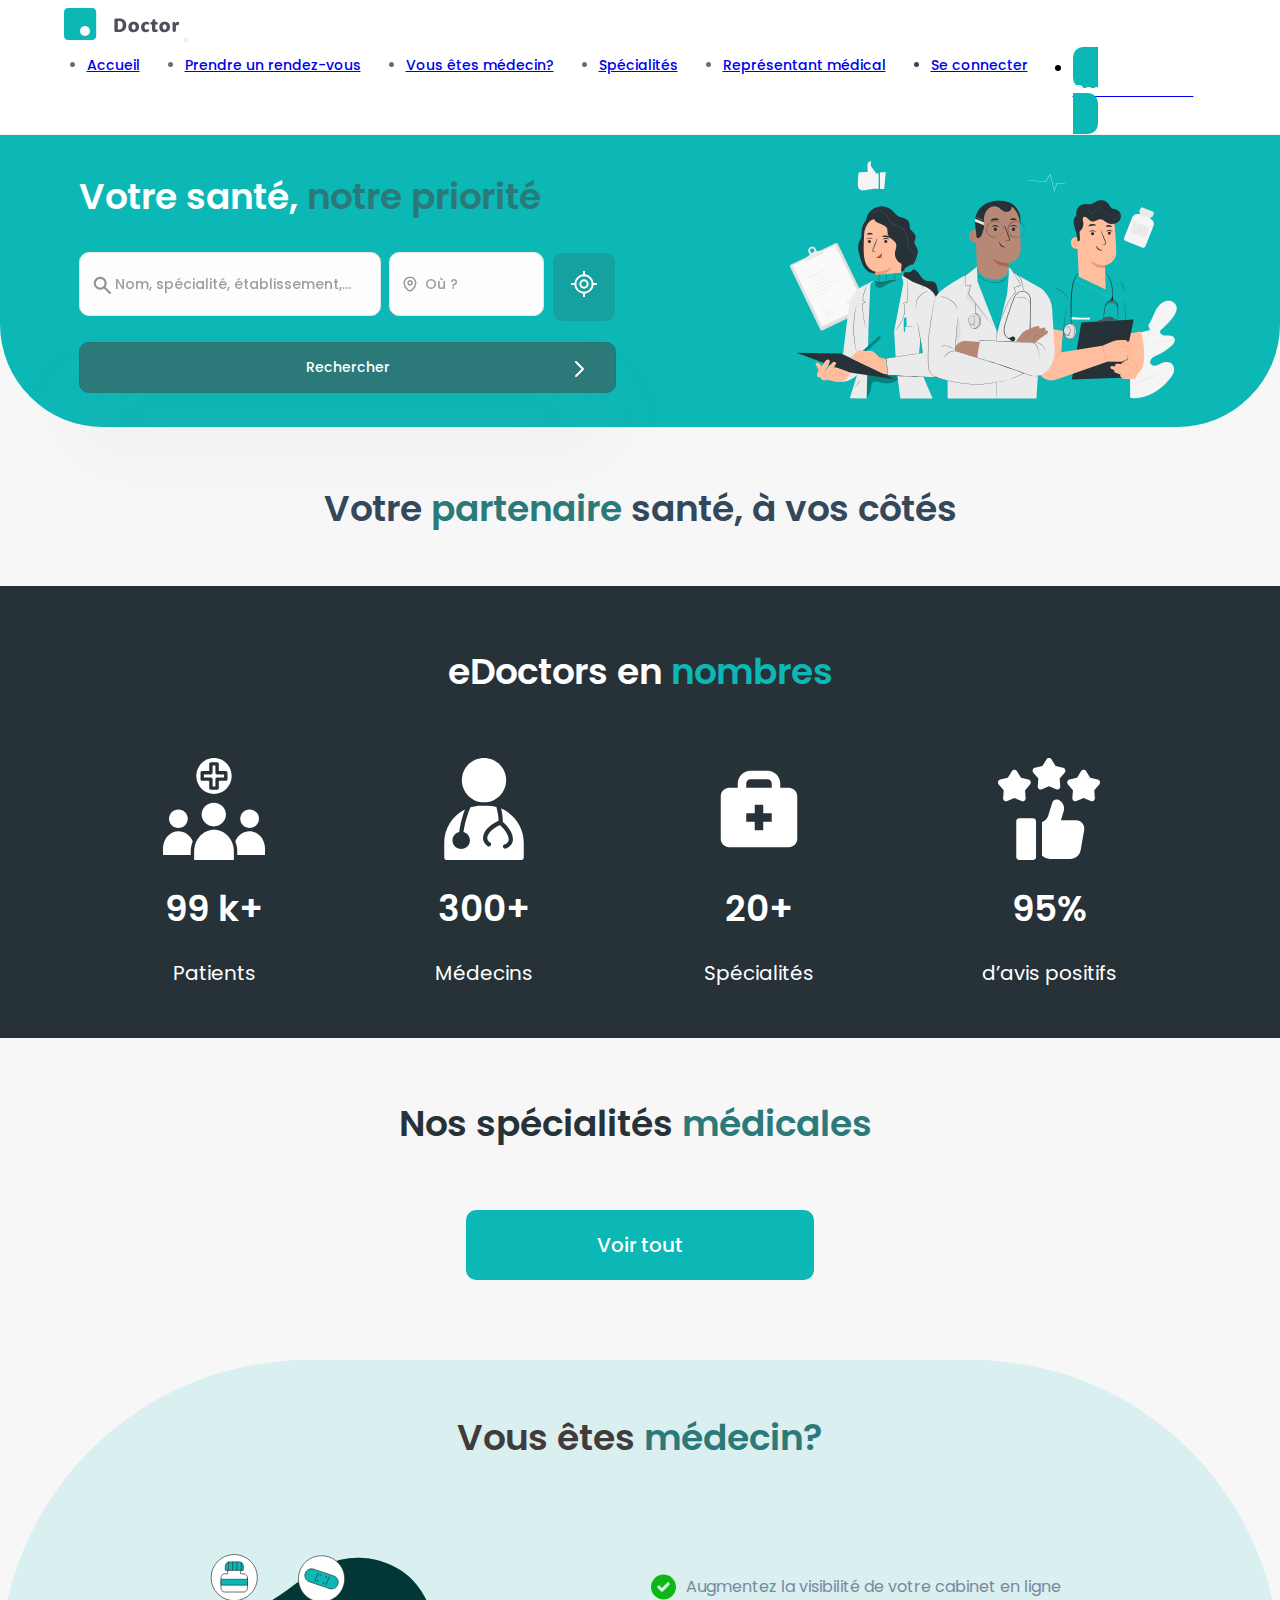
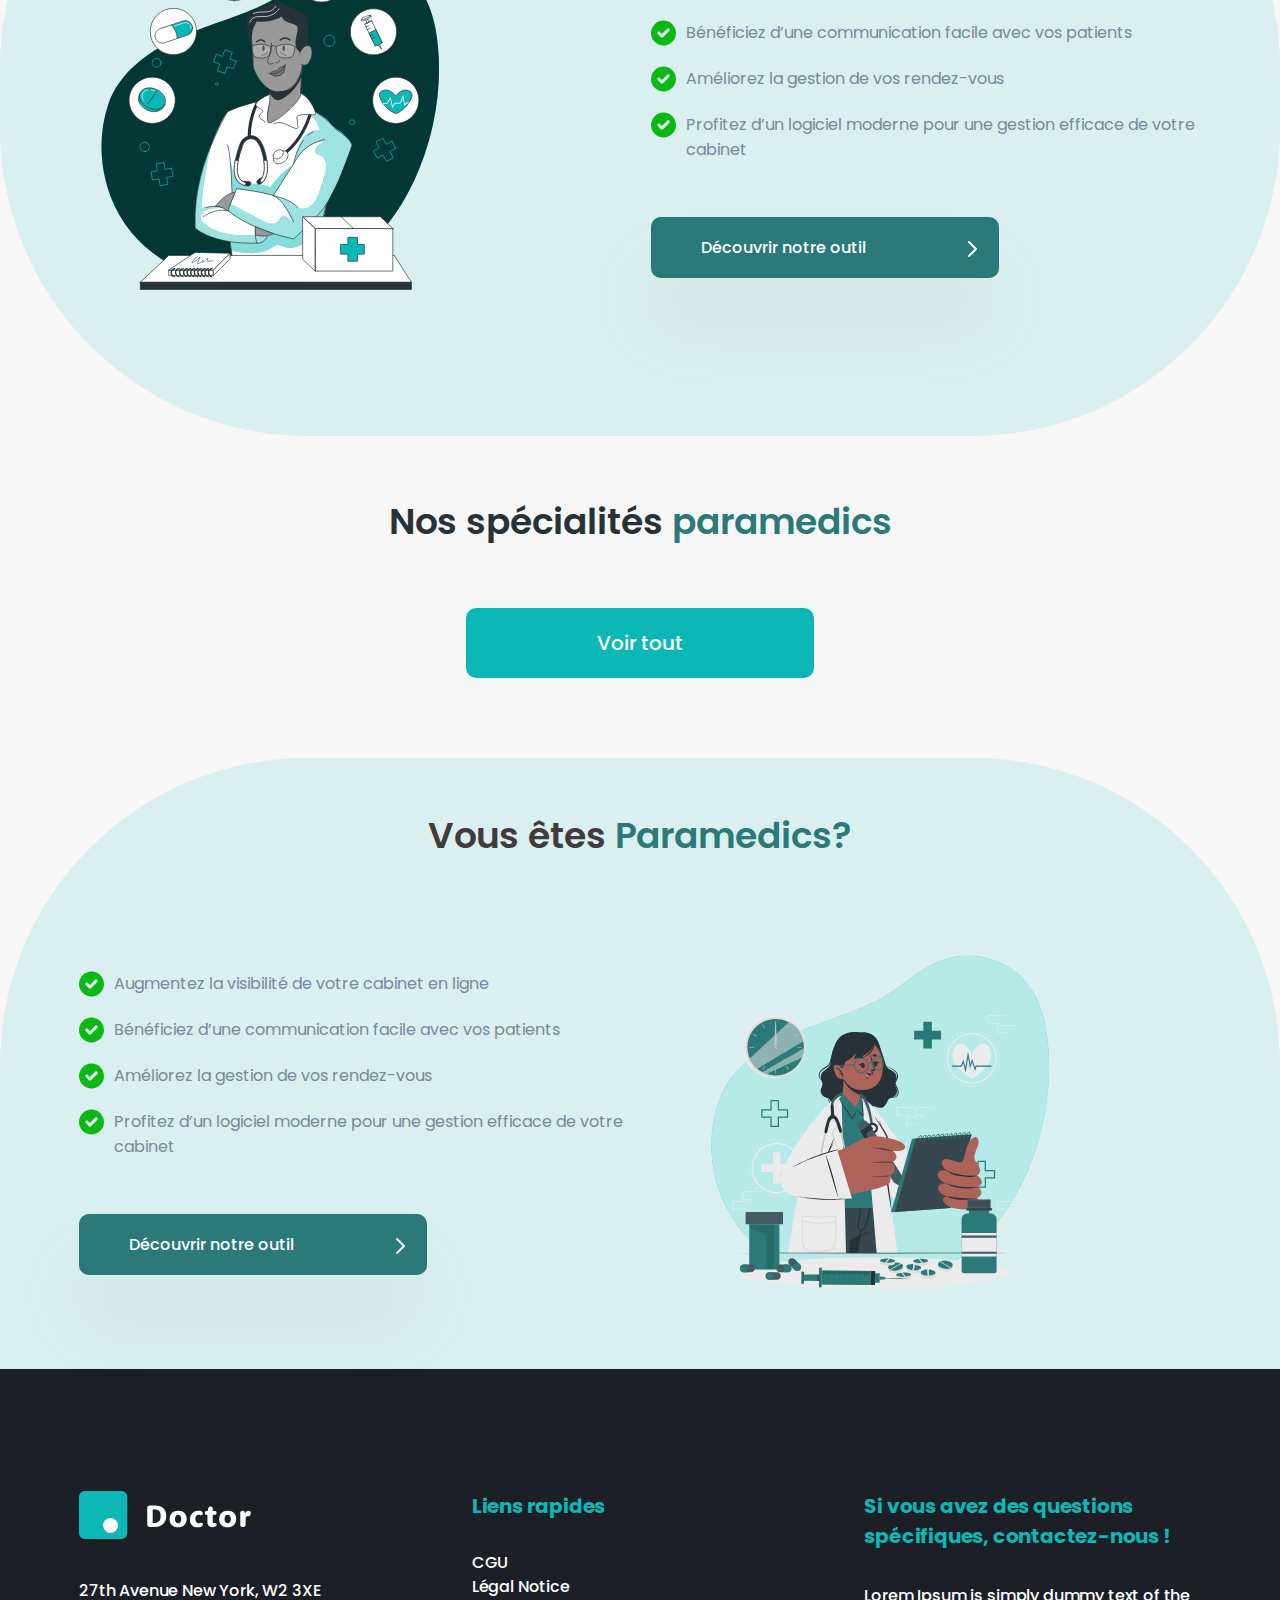
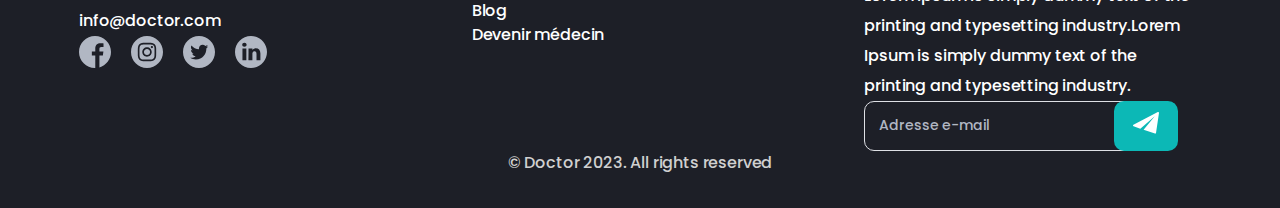
<file: home-doctor.html>
<!DOCTYPE html>
<html lang="en">

<head>
    <meta charset="UTF-8">
    <meta name="viewport" content="width=device-width, initial-scale=1.0">
    <link rel="stylesheet" href="./assets/css/style.css" type="text/css" />
    <link href="https://cdn.jsdelivr.net/npm/bootstrap@5.2.3/dist/css/bootstrap.min.css" rel="stylesheet"
        integrity="sha384-rbsA2VBKQhggwzxH7pPCaAqO46MgnOM80zW1RWuH61DGLwZJEdK2Kadq2F9CUG65" crossorigin="anonymous">
    <link rel="stylesheet" href="https://cdnjs.cloudflare.com/ajax/libs/OwlCarousel2/2.3.4/assets/owl.carousel.min.css">
    <link rel="stylesheet"
        href="https://cdnjs.cloudflare.com/ajax/libs/OwlCarousel2/2.3.4/assets/owl.theme.default.min.css">
    <title>Home App</title>
</head>

<body>
    <!-- ======= Section Navigation ======= -->
    <section id="navigation" class="style-menu">
        <nav class="navbar navbar-expand-lg menu-color ">
            <div class="container-fluid  container-menu ">
                <a class="navbar-brand " href="#" /><img src="./assets/img/logo.svg" alt=""></a>
                <button class="navbar-toggler" type="button" data-bs-toggle="collapse"
                    data-bs-target="#navbarSupportedContent" aria-controls="navbarSupportedContent"
                    aria-expanded="false" aria-label="Toggle navigation">
                    <span class="navbar-toggler-icon"></span>
                </button>
                <div class="collapse navbar-collapse" id="navbarSupportedContent">
                    <ul class="navbar-nav me-auto mb-2 mb-lg-0 menu-app">

                        <li class="nav-item item-menu-style">
                            <a class="nav-link" aria-current="page" href="#">Accueil</a>
                        </li>
                        <li class="nav-item item-menu-style">
                            <a class="nav-link" href="#">Prendre un rendez-vous</a>
                        </li>

                        <li class="nav-item item-menu-style">
                            <a class="nav-link" href="#">Vous êtes médecin?</a>
                        </li>

                        <li class="nav-item item-menu-style">
                            <a class="nav-link" href="#">Spécialités</a>
                        </li>

                        <li class="nav-item item-menu-style">
                            <a class="nav-link" href="#">Représentant médical</a>
                        </li>
                        <li class="nav-item item-login">
                            <a class="nav-link" href="#">Se connecter</a>
                        </li>
                        <li class="nav-item">
                            <a class="nav-link btn-contact" href="#">
                                <p class="contact">Contactez-nous</p>
                            </a>
                        </li>
                    </ul>
                </div>
            </div>
        </nav>
    </section>
    <!-- ======= End Section Navigation ======= -->
    <!-- ======= Section Health ======= -->
    <section id="health">
        <div class="hero-health">
            <div class="health-doctor main-container">
                <div class="search-doctor">
                    <h1 class="title-hero-health"><span>Votre santé,</span> <span>notre priorité</span> </h1>
                    <form class="form-search-doctor" action="">
                        <div class="inputs-search-doctors">
                            <div class="speciality">
                                <input type="text" class="form-control input-speciality"
                                    placeholder="Nom, spécialité, établissement,..." onfocus="this.placeholder = ''"
                                    onblur="this.placeholder = 'Nom, spécialité, établissement,...'">
                            </div>
                            <div class="where-place">
                                <input type="text" class="form-control input-where-place" placeholder="Où ?"
                                    onfocus="this.placeholder = ''" onblur="this.placeholder = 'Où ?'">

                            </div>
                            <button class="btn-location"><img src="./assets/img/gps.svg" alt=""></button>
                        </div>
                        <button class="btn-search-doctor style-btn-search-doctor">Rechercher <img
                                class="arrow-img-style" src="./assets/img/arrow-btn.svg" alt=""></button>
                    </form>
                </div>
                <div class="group-doctors">
                    <img class="img-group-doctor" src="./assets/img/groupe-doctors.svg" alt="">
                </div>
            </div>
        </div>
    </section>
    <!-- ======= End Section Health ======= -->
    <!-- ======= Section Partner Health ======= -->
    <section id="partner-health">
        <div class="partner main-container">
            <h2 class="title-partner">Votre <span>partenaire</span> santé, à vos côtés</h2>
            <div class="owl-carousel owl-theme" id="carousel-partner-health">
                <div class="item">
                    <div class="item-for-carousel">
                        <div class="details-item">
                            <h3 class="title-item style-text">Accédez aux disponibilités de vos médecins</h3>
                            <p class="description-item style-text">Lorem Ipsum is simply dummy text of the printing and
                                typesetting
                                industry. Lorem Ipsum has been the industry's standard dummy text ever since the 1500s,
                                when an
                                unknown printer took a galley of type and scrambled it to make a type specimen book.
                            </p>
                        </div>

                        <div class="img-item">
                            <img class="picture-item" src="./assets/img/img-1-carousel.svg" alt="">
                        </div>
                    </div>
                </div>
                <div class="item">
                    <div class="item-for-carousel">
                        <div class="details-item">
                            <h3 class="title-item style-text">Prenez un rendez-vous en ligne ou en cabinet en quelques
                                clics</h3>
                            <p class="description-item style-text">Lorem Ipsum is simply dummy text of the printing and
                                typesetting industry. Lorem Ipsum has been the industry's standard dummy text ever since
                                the 1500s, when an unknown printer took a galley of type and scrambled it to make a type
                                specimen book.
                            </p>
                        </div>
                        <div class="img-item">
                            <img class="picture-item" src="./assets/img/img-2-carousel.svg" alt="">
                        </div>
                    </div>
                </div>
                <div class="item">
                    <div class="item-for-carousel">
                        <div class="details-item">
                            <h3 class="title-item style-text">Une communauté de praticiens pour vous accompagner</h3>
                            <p class="description-item style-text">Lorem Ipsum is simply dummy text of the printing and
                                typesetting
                                industry. Lorem Ipsum has been the industry's standard dummy text ever since the 1500s,
                                when an
                                unknown printer took a galley of type and scrambled it to make a type specimen book.
                            </p>
                        </div>
                        <div class="img-item">
                            <img class="picture-item" src="./assets/img/img-3-carousel.svg" alt="">
                        </div>
                    </div>
                </div>
                <div class="item">
                    <div class="item-for-carousel">
                        <div class="details-item">
                            <h3 class="title-item style-text">Gérez vos rendez-vous et documents de santé ainsi que ceux
                                de vos proches sur une même application</h3>
                            <p class="description-item style-text">Lorem Ipsum is simply dummy text of the printing and
                                typesetting
                                industry. Lorem Ipsum has been the industry's standard dummy text ever since the 1500s,
                                when an
                                unknown printer took a galley of type and scrambled it to make a type specimen book.
                            </p>
                        </div>
                        <div class="img-item">
                            <img class="picture-item" src="./assets/img/img-4-carousel.svg" alt="">
                        </div>
                    </div>
                </div>
            </div>


        </div>
    </section>
    <!-- ======= End Section Partner Health ======= -->
    <!-- =======  Section Edoctors Statistics  ======= -->
    <section id="edoctor-statistics">
        <div class="bg-section-edoctors">
            <div class="main-container">
                <h2 class="title-edoctors">eDoctors en <span>nombres</span></h2>
                <div class="statistics-warraper">
                    <div class="details-statistics">
                        <img class="icon-statistics" src="./assets/img/edoctor-stat-1.svg" alt="">
                        <p class="number-statistics">99 <span>k+</span>
                        </p>
                        <p class="description-statistics">Patients</p>
                    </div>

                    <div class="details-statistics">
                        <img class="icon-statistics" src="./assets/img/edoctor-stat-2.svg" alt="">
                        <p class="number-statistics">300<span>+</span>
                        </p>
                        <p class="description-statistics">Médecins</p>
                    </div>

                    <div class="details-statistics">
                        <img class="icon-statistics" src="./assets/img/edoctor-stat-3.svg" alt="">
                        <p class="number-statistics">20<span>+</span>
                        </p>
                        <p class="description-statistics">Spécialités</p>
                    </div>

                    <div class="details-statistics">
                        <img class="icon-statistics" src="./assets/img/edoctor-stat-4.svg" alt="">
                        <p class="number-statistics">95<span>%</span>
                        </p>
                        <p class="description-statistics">d’avis positifs</p>
                    </div>
                </div>
            </div>
        </div>
    </section>
    <!-- ======= End Section Edoctors Statistics  ======= -->

    <!-- =======  Section Specialties  ======= -->
    <section id="specialties">
        <div class="our-specialties main-container">
            <h2 class="title-our-specialties ">Nos spécialités <span>médicales </span></h2>


            <div class="owl-carousel owl-theme" id="carousel-specialties">
                <div class="item">
                    <div class="specialties-wrraper">
                        <div class="card-specialty">
                            <div class="top-card">
                                <div class="img-specialty">
                                    <img class="picture-specialty" src="./assets/img/specialty-1.jpg" alt="">
                                    <div class="icon-specialty">
                                        <img src="./assets/img/type-specialty-1.svg" alt="">
                                    </div>
                                </div>
                                <div class="details-specialty">
                                    <h3 class="title-specialty">1-Gynécologue</h3>
                                    <p class="description-specialty">Le Lorem Ipsum est simplement du faux texte employé
                                        Le Lorem Ipsum est simplement du faux</p>

                                </div>
                            </div>
                            <div class="link-top-specialty">
                                <a href="">Prendre un RVD</a>
                            </div>
                        </div>
                        <div class="card-specialty">
                            <div class="top-card">
                                <div class="img-specialty">
                                    <img class="picture-specialty" src="./assets/img/specialty-2.jpg" alt="">
                                    <div class="icon-specialty">
                                        <img src="./assets/img/type-specialty-2.svg" alt="">
                                    </div>
                                </div>
                                <div class="details-specialty">
                                    <h3 class="title-specialty">Chirurgien-dentiste</h3>
                                    <p class="description-specialty">Le Lorem Ipsum est simplement du faux texte employé
                                        Le Lorem Ipsum est simplement du faux</p>
                                </div>
                            </div>
                            <div class="link-top-specialty">
                                <a href="">Prendre un RVD</a>
                            </div>
                        </div>
                        <div class="card-specialty">
                            <div class="top-card">
                                <div class="img-specialty">
                                    <img class="picture-specialty" src="./assets/img/specialty-3.jpg" alt="">
                                    <div class="icon-specialty">
                                        <img src="./assets/img/type-specialty-3.svg" alt="">
                                    </div>
                                </div>
                                <div class="details-specialty">
                                    <h3 class="title-specialty">Pédiatre</h3>
                                    <p class="description-specialty">Le Lorem Ipsum est simplement du faux texte employé
                                        Le Lorem Ipsum est simplement du faux</p>

                                </div>
                            </div>
                            <div class="link-top-specialty">
                                <a href="">Prendre un RVD</a>
                            </div>
                        </div>
                    </div>
                </div>
                <div class="item">
                    <div class="specialties-wrraper">
                        <div class="card-specialty">
                            <div class="top-card">
                                <div class="img-specialty">
                                    <img class="picture-specialty" src="./assets/img/specialty-1.jpg" alt="">
                                    <div class="icon-specialty">
                                        <img src="./assets/img/type-specialty-1.svg" alt="">
                                    </div>
                                </div>
                                <div class="details-specialty">
                                    <h3 class="title-specialty">2-Gynécologue</h3>
                                    <p class="description-specialty">Le Lorem Ipsum est simplement du faux texte employé
                                        Le Lorem Ipsum est simplement du faux</p>

                                </div>
                            </div>
                            <div class="link-top-specialty">
                                <a href="">Prendre un RVD</a>
                            </div>
                        </div>
                        <div class="card-specialty">
                            <div class="top-card">
                                <div class="img-specialty">
                                    <img class="picture-specialty" src="./assets/img/specialty-2.jpg" alt="">
                                    <div class="icon-specialty">
                                        <img src="./assets/img/type-specialty-2.svg" alt="">
                                    </div>
                                </div>
                                <div class="details-specialty">
                                    <h3 class="title-specialty">Chirurgien-dentiste</h3>
                                    <p class="description-specialty">Le Lorem Ipsum est simplement du faux texte employé
                                        Le Lorem Ipsum est simplement du faux</p>
                                </div>
                            </div>
                            <div class="link-top-specialty">
                                <a href="">Prendre un RVD</a>
                            </div>
                        </div>
                        <div class="card-specialty">
                            <div class="top-card">
                                <div class="img-specialty">
                                    <img class="picture-specialty" src="./assets/img/specialty-3.jpg" alt="">
                                    <div class="icon-specialty">
                                        <img src="./assets/img/type-specialty-3.svg" alt="">
                                    </div>
                                </div>
                                <div class="details-specialty">
                                    <h3 class="title-specialty">Pédiatre</h3>
                                    <p class="description-specialty">Le Lorem Ipsum est simplement du faux texte employé
                                        Le Lorem Ipsum est simplement du faux</p>

                                </div>
                            </div>
                            <div class="link-top-specialty">
                                <a href="">Prendre un RVD</a>
                            </div>
                        </div>
                    </div>
                </div>

                <div class="item">
                    <div class="specialties-wrraper">
                        <div class="card-specialty">
                            <div class="top-card">
                                <div class="img-specialty">
                                    <img class="picture-specialty" src="./assets/img/specialty-1.jpg" alt="">
                                    <div class="icon-specialty">
                                        <img src="./assets/img/type-specialty-1.svg" alt="">
                                    </div>
                                </div>
                                <div class="details-specialty">
                                    <h3 class="title-specialty">4-Gynécologue</h3>
                                    <p class="description-specialty">Le Lorem Ipsum est simplement du faux texte employé
                                        Le Lorem Ipsum est simplement du faux</p>

                                </div>
                            </div>
                            <div class="link-top-specialty">
                                <a href="">Prendre un RVD</a>
                            </div>
                        </div>
                        <div class="card-specialty">
                            <div class="top-card">
                                <div class="img-specialty">
                                    <img class="picture-specialty" src="./assets/img/specialty-2.jpg" alt="">
                                    <div class="icon-specialty">
                                        <img src="./assets/img/type-specialty-2.svg" alt="">
                                    </div>
                                </div>
                                <div class="details-specialty">
                                    <h3 class="title-specialty">Chirurgien-dentiste</h3>
                                    <p class="description-specialty">Le Lorem Ipsum est simplement du faux texte employé
                                        Le Lorem Ipsum est simplement du faux</p>
                                </div>
                            </div>
                            <div class="link-top-specialty">
                                <a href="">Prendre un RVD</a>
                            </div>
                        </div>
                        <div class="card-specialty">
                            <div class="top-card">
                                <div class="img-specialty">
                                    <img class="picture-specialty" src="./assets/img/specialty-3.jpg" alt="">
                                    <div class="icon-specialty">
                                        <img src="./assets/img/type-specialty-3.svg" alt="">
                                    </div>
                                </div>
                                <div class="details-specialty">
                                    <h3 class="title-specialty">Pédiatre</h3>
                                    <p class="description-specialty">Le Lorem Ipsum est simplement du faux texte employé
                                        Le Lorem Ipsum est simplement du faux</p>

                                </div>
                            </div>
                            <div class="link-top-specialty">
                                <a href="">Prendre un RVD</a>
                            </div>
                        </div>
                    </div>
                </div>

                <div class="item">
                    <div class="specialties-wrraper">
                        <div class="card-specialty">
                            <div class="top-card">
                                <div class="img-specialty">
                                    <img class="picture-specialty" src="./assets/img/specialty-1.jpg" alt="">
                                    <div class="icon-specialty">
                                        <img src="./assets/img/type-specialty-1.svg" alt="">
                                    </div>
                                </div>
                                <div class="details-specialty">
                                    <h3 class="title-specialty">Gynécologue</h3>
                                    <p class="description-specialty">Le Lorem Ipsum est simplement du faux texte employé
                                        Le Lorem Ipsum est simplement du faux</p>

                                </div>
                            </div>
                            <div class="link-top-specialty">
                                <a href="">Prendre un RVD</a>
                            </div>
                        </div>
                        <div class="card-specialty">
                            <div class="top-card">
                                <div class="img-specialty">
                                    <img class="picture-specialty" src="./assets/img/specialty-2.jpg" alt="">
                                    <div class="icon-specialty">
                                        <img src="./assets/img/type-specialty-2.svg" alt="">
                                    </div>
                                </div>
                                <div class="details-specialty">
                                    <h3 class="title-specialty">Chirurgien-dentiste</h3>
                                    <p class="description-specialty">Le Lorem Ipsum est simplement du faux texte employé
                                        Le Lorem Ipsum est simplement du faux</p>
                                </div>
                            </div>
                            <div class="link-top-specialty">
                                <a href="">Prendre un RVD</a>
                            </div>
                        </div>
                        <div class="card-specialty">
                            <div class="top-card">
                                <div class="img-specialty">
                                    <img class="picture-specialty" src="./assets/img/specialty-3.jpg" alt="">
                                    <div class="icon-specialty">
                                        <img src="./assets/img/type-specialty-3.svg" alt="">
                                    </div>
                                </div>
                                <div class="details-specialty">
                                    <h3 class="title-specialty">Pédiatre</h3>
                                    <p class="description-specialty">Le Lorem Ipsum est simplement du faux texte employé
                                        Le Lorem Ipsum est simplement du faux</p>

                                </div>
                            </div>
                            <div class="link-top-specialty">
                                <a href="">Prendre un RVD</a>
                            </div>
                        </div>
                    </div>
                </div>
            </div>

            <!-- Carousel Mobile -->
            <div class="owl-carousel owl-theme" id="carousel-specialties-mobile">
                <div class="item">
                    <div class="card-specialty">
                        <div class="top-card">
                            <div class="img-specialty">
                                <img class="picture-specialty" src="./assets/img/specialty-1.jpg" alt="">
                                <div class="icon-specialty">
                                    <img src="./assets/img/type-specialty-1.svg" alt="">
                                </div>
                            </div>
                            <div class="details-specialty">
                                <h3 class="title-specialty">1-Gynécologue</h3>
                                <p class="description-specialty">Le Lorem Ipsum est simplement du faux texte employé
                                    Le Lorem Ipsum est simplement du faux</p>
                            </div>
                        </div>
                        <div class="link-top-specialty">
                            <a href="">Prendre un RVD</a>
                        </div>
                    </div>
                </div>
                <div class="item">
                    <div class="card-specialty">
                        <div class="top-card">
                            <div class="img-specialty">
                                <img class="picture-specialty" src="./assets/img/specialty-2.jpg" alt="">
                                <div class="icon-specialty">
                                    <img src="./assets/img/type-specialty-2.svg" alt="">
                                </div>
                            </div>
                            <div class="details-specialty">
                                <h3 class="title-specialty">Chirurgien-dentiste</h3>
                                <p class="description-specialty">Le Lorem Ipsum est simplement du faux texte employé
                                    Le Lorem Ipsum est simplement du faux</p>
                            </div>
                        </div>
                        <div class="link-top-specialty">
                            <a href="">Prendre un RVD</a>
                        </div>
                    </div>

                </div>
                <div class="item">
                    <div class="card-specialty">
                        <div class="top-card">
                            <div class="img-specialty">
                                <img class="picture-specialty" src="./assets/img/specialty-3.jpg" alt="">
                                <div class="icon-specialty">
                                    <img src="./assets/img/type-specialty-3.svg" alt="">
                                </div>
                            </div>
                            <div class="details-specialty">
                                <h3 class="title-specialty">Pédiatre</h3>
                                <p class="description-specialty">Le Lorem Ipsum est simplement du faux texte employé
                                    Le Lorem Ipsum est simplement du faux</p>

                            </div>
                        </div>
                        <div class="link-top-specialty">
                            <a href="">Prendre un RVD</a>
                        </div>
                    </div>
                </div>
            </div>
            <!-- End Carousel Mobile -->
            <div class="link-all-specialty">
                <a href="">Voir tout</a>
            </div>
        </div>
    </section>
    <!-- =======  End Section Specialties  ======= -->
    <!-- =======  Section Doctor  ======= -->
    <section id="doctor">

        <div class="style-section-doctor">
            <h4 class="title-doctor-section">Vous êtes <span>médecin?</span></h4>
            <div class="doctor-section main-container">

                <div class="picture-doctor-section">
                    <img class="img-doctor-section" src="./assets/img/doctor-section.svg" alt="">
                </div>
                <div class="details-doctor-section">

                    <div class="checked-point">
                        <div class="data-doctor-section">
                            <img src="./assets/img/checked-1.svg" alt="">
                            <p class="description-doctor-section">Augmentez la visibilité de votre cabinet en ligne</p>
                        </div>

                        <div class="data-doctor-section">
                            <img src="./assets/img/checked-1.svg" alt="">
                            <p class="description-doctor-section">Bénéficiez d’une communication facile avec vos
                                patients
                            </p>
                        </div>

                        <div class="data-doctor-section">
                            <img src="./assets/img/checked-1.svg" alt="">
                            <p class="description-doctor-section">Améliorez la gestion de vos rendez-vous</p>
                        </div>

                        <div class="data-doctor-section">
                            <img src="./assets/img/checked-1.svg" alt="">
                            <p class="description-doctor-section">Profitez d’un logiciel moderne pour une gestion
                                efficace
                                de
                                votre cabinet</p>
                        </div>
                    </div>
                    <div class="show-utilis">
                        <a class="btn-show-utilis" href="">Découvrir notre outil <img class="arrow-btn-show-utilis"
                                src="./assets/img/arrow-btn.svg" alt=""></a>

                    </div>
                </div>
            </div>
        </div>
    </section>
    <!-- =======  End Section Doctor  ======= -->

    <!-- =======  Section Paramedics  ======= -->
    <section id="specialties">
        <div class="our-specialties main-container">

            <h2 class="title-our-specialties ">Nos spécialités <span>paramedics</span></h2>
            <div class="owl-carousel owl-theme" id="carousel-paramedics">
                <div class="item">
                    <div class="specialties-wrraper">
                        <div class="card-specialty">
                            <div class="top-card">
                                <div class="img-specialty">
                                    <img class="picture-specialty" src="./assets/img/specialty-1.jpg" alt="">
                                </div>
                                <div class="details-specialty">
                                    <h3 class="title-specialty position-text">1-Gynécologue</h3>
                                    <p class="description-specialty">Le Lorem Ipsum est simplement du faux texte employé
                                        Le Lorem Ipsum est simplement du faux</p>

                                </div>
                            </div>
                            <div class="link-top-specialty">
                                <a href="">Prendre un RVD</a>
                            </div>
                        </div>
                        <div class="card-specialty">
                            <div class="top-card">
                                <div class="img-specialty">
                                    <img class="picture-specialty" src="./assets/img/specialty-2.jpg" alt="">
                                </div>
                                <div class="details-specialty">
                                    <h3 class="title-specialty position-text">Chirurgien-dentiste</h3>
                                    <p class="description-specialty">Le Lorem Ipsum est simplement du faux texte employé
                                        Le Lorem Ipsum est simplement du faux</p>
                                </div>
                            </div>
                            <div class="link-top-specialty">
                                <a href="">Prendre un RVD</a>
                            </div>
                        </div>
                        <div class="card-specialty">
                            <div class="top-card">
                                <div class="img-specialty">
                                    <img class="picture-specialty" src="./assets/img/specialty-3.jpg" alt="">
                                </div>
                                <div class="details-specialty">
                                    <h3 class="title-specialty position-text">Pédiatre</h3>
                                    <p class="description-specialty">Le Lorem Ipsum est simplement du faux texte employé
                                        Le Lorem Ipsum est simplement du faux</p>

                                </div>
                            </div>
                            <div class="link-top-specialty">
                                <a href="">Prendre un RVD</a>
                            </div>
                        </div>
                    </div>
                </div>
                <div class="item">
                    <div class="specialties-wrraper">
                        <div class="card-specialty">
                            <div class="top-card">
                                <div class="img-specialty">
                                    <img class="picture-specialty" src="./assets/img/specialty-1.jpg" alt="">
                                </div>
                                <div class="details-specialty">
                                    <h3 class="title-specialty position-text">2-Gynécologue</h3>
                                    <p class="description-specialty">Le Lorem Ipsum est simplement du faux texte employé
                                        Le Lorem Ipsum est simplement du faux</p>

                                </div>
                            </div>
                            <div class="link-top-specialty">
                                <a href="">Prendre un RVD</a>
                            </div>
                        </div>
                        <div class="card-specialty">
                            <div class="top-card">
                                <div class="img-specialty">
                                    <img class="picture-specialty" src="./assets/img/specialty-2.jpg" alt="">
                                </div>
                                <div class="details-specialty">
                                    <h3 class="title-specialty position-text">Chirurgien-dentiste</h3>
                                    <p class="description-specialty">Le Lorem Ipsum est simplement du faux texte employé
                                        Le Lorem Ipsum est simplement du faux</p>
                                </div>
                            </div>
                            <div class="link-top-specialty">
                                <a href="">Prendre un RVD</a>
                            </div>
                        </div>
                        <div class="card-specialty">
                            <div class="top-card">
                                <div class="img-specialty">
                                    <img class="picture-specialty" src="./assets/img/specialty-3.jpg" alt="">
                                </div>
                                <div class="details-specialty">
                                    <h3 class="title-specialty position-text">Pédiatre</h3>
                                    <p class="description-specialty">Le Lorem Ipsum est simplement du faux texte employé
                                        Le Lorem Ipsum est simplement du faux</p>

                                </div>
                            </div>
                            <div class="link-top-specialty">
                                <a href="">Prendre un RVD</a>
                            </div>
                        </div>
                    </div>
                </div>

                <div class="item">
                    <div class="specialties-wrraper">
                        <div class="card-specialty">
                            <div class="top-card">
                                <div class="img-specialty">
                                    <img class="picture-specialty" src="./assets/img/specialty-1.jpg" alt="">
                                </div>
                                <div class="details-specialty">
                                    <h3 class="title-specialty position-text">4-Gynécologue</h3>
                                    <p class="description-specialty">Le Lorem Ipsum est simplement du faux texte employé
                                        Le Lorem Ipsum est simplement du faux</p>

                                </div>
                            </div>
                            <div class="link-top-specialty">
                                <a href="">Prendre un RVD</a>
                            </div>
                        </div>
                        <div class="card-specialty">
                            <div class="top-card">
                                <div class="img-specialty">
                                    <img class="picture-specialty" src="./assets/img/specialty-2.jpg" alt="">
                                </div>
                                <div class="details-specialty">
                                    <h3 class="title-specialty position-text">Chirurgien-dentiste</h3>
                                    <p class="description-specialty">Le Lorem Ipsum est simplement du faux texte employé
                                        Le Lorem Ipsum est simplement du faux</p>
                                </div>
                            </div>
                            <div class="link-top-specialty">
                                <a href="">Prendre un RVD</a>
                            </div>
                        </div>
                        <div class="card-specialty">
                            <div class="top-card">
                                <div class="img-specialty">
                                    <img class="picture-specialty" src="./assets/img/specialty-3.jpg" alt="">
                                </div>
                                <div class="details-specialty">
                                    <h3 class="title-specialty position-text">Pédiatre</h3>
                                    <p class="description-specialty">Le Lorem Ipsum est simplement du faux texte employé
                                        Le Lorem Ipsum est simplement du faux</p>

                                </div>
                            </div>
                            <div class="link-top-specialty">
                                <a href="">Prendre un RVD</a>
                            </div>
                        </div>
                    </div>
                </div>

                <div class="item">
                    <div class="specialties-wrraper">
                        <div class="card-specialty">
                            <div class="top-card">
                                <div class="img-specialty">
                                    <img class="picture-specialty" src="./assets/img/specialty-1.jpg" alt="">
                                </div>
                                <div class="details-specialty">
                                    <h3 class="title-specialty position-text">Gynécologue</h3>
                                    <p class="description-specialty">Le Lorem Ipsum est simplement du faux texte employé
                                        Le Lorem Ipsum est simplement du faux</p>

                                </div>
                            </div>
                            <div class="link-top-specialty">
                                <a href="">Prendre un RVD</a>
                            </div>
                        </div>
                        <div class="card-specialty">
                            <div class="top-card">
                                <div class="img-specialty">
                                    <img class="picture-specialty" src="./assets/img/specialty-2.jpg" alt="">
                                </div>
                                <div class="details-specialty">
                                    <h3 class="title-specialty position-text">Chirurgien-dentiste</h3>
                                    <p class="description-specialty">Le Lorem Ipsum est simplement du faux texte employé
                                        Le Lorem Ipsum est simplement du faux</p>
                                </div>
                            </div>
                            <div class="link-top-specialty">
                                <a href="">Prendre un RVD</a>
                            </div>
                        </div>
                        <div class="card-specialty">
                            <div class="top-card">
                                <div class="img-specialty">
                                    <img class="picture-specialty" src="./assets/img/specialty-3.jpg" alt="">
                                </div>
                                <div class="details-specialty">
                                    <h3 class="title-specialty position-text">Pédiatre</h3>
                                    <p class="description-specialty">Le Lorem Ipsum est simplement du faux texte employé
                                        Le Lorem Ipsum est simplement du faux</p>

                                </div>
                            </div>
                            <div class="link-top-specialty">
                                <a href="">Prendre un RVD</a>
                            </div>
                        </div>
                    </div>
                </div>
            </div>

            <!-- Carousel Mobile -->
            <div class="owl-carousel owl-theme" id="carousel-paramedics-mobile">
                <div class="item">
                    <div class="card-specialty">
                        <div class="top-card">
                            <div class="img-specialty">
                                <img class="picture-specialty width-img" src="./assets/img/specialty-1.jpg" alt="">

                            </div>
                            <div class="details-specialty">
                                <h3 class="title-specialty position-text">1-Gynécologue</h3>
                                <p class="description-specialty">Le Lorem Ipsum est simplement du faux texte employé
                                    Le Lorem Ipsum est simplement du faux</p>
                            </div>
                        </div>
                        <div class="link-top-specialty">
                            <a href="">Prendre un RVD</a>
                        </div>
                    </div>
                </div>
                <div class="item">
                    <div class="card-specialty">
                        <div class="top-card">
                            <div class="img-specialty">
                                <img class="picture-specialty width-img" src="./assets/img/specialty-2.jpg" alt="">

                            </div>
                            <div class="details-specialty">
                                <h3 class="title-specialty position-text">Chirurgien-dentiste</h3>
                                <p class="description-specialty">Le Lorem Ipsum est simplement du faux texte employé
                                    Le Lorem Ipsum est simplement du faux</p>
                            </div>
                        </div>
                        <div class="link-top-specialty">
                            <a href="">Prendre un RVD</a>
                        </div>
                    </div>

                </div>
                <div class="item">
                    <div class="card-specialty">
                        <div class="top-card">
                            <div class="img-specialty">
                                <img class="picture-specialty width-img" src="./assets/img/specialty-3.jpg" alt="">

                            </div>
                            <div class="details-specialty">
                                <h3 class="title-specialty position-text">Pédiatre</h3>
                                <p class="description-specialty">Le Lorem Ipsum est simplement du faux texte employé
                                    Le Lorem Ipsum est simplement du faux</p>

                            </div>
                        </div>
                        <div class="link-top-specialty">
                            <a href="">Prendre un RVD</a>
                        </div>
                    </div>
                </div>
            </div>
            <!-- End Carousel Mobile -->
            <div class="link-all-specialty">
                <a href="">Voir tout</a>
            </div>
        </div>
    </section>
    <!-- =======  End Section Paramedics  ======= -->
    <!-- =======  Section Doctor  ======= -->
    <section id="doctor">
        <div class="style-section-doctor custom-border">
            <h4 class="title-doctor-section">Vous êtes <span>Paramedics?</span></h4>
            <div class="doctor-section main-container style-reverse-section">

                <div class="picture-doctor-section">
                    <img class="img-doctor-section" src="./assets/img/paramedics-img.svg" alt="">
                </div>
                <div class="details-doctor-section">

                    <div class="checked-point">
                        <div class="data-doctor-section">
                            <img src="./assets/img/checked-1.svg" alt="">
                            <p class="description-doctor-section">Augmentez la visibilité de votre cabinet en ligne</p>
                        </div>

                        <div class="data-doctor-section">
                            <img src="./assets/img/checked-1.svg" alt="">
                            <p class="description-doctor-section">Bénéficiez d’une communication facile avec vos
                                patients
                            </p>
                        </div>

                        <div class="data-doctor-section">
                            <img src="./assets/img/checked-1.svg" alt="">
                            <p class="description-doctor-section">Améliorez la gestion de vos rendez-vous</p>
                        </div>

                        <div class="data-doctor-section">
                            <img src="./assets/img/checked-1.svg" alt="">
                            <p class="description-doctor-section">Profitez d’un logiciel moderne pour une gestion
                                efficace
                                de
                                votre cabinet</p>
                        </div>
                    </div>
                    <div class="show-utilis">
                        <a class="btn-show-utilis" href="">Découvrir notre outil <img class="arrow-btn-show-utilis"
                                src="./assets/img/arrow-btn.svg" alt=""></a>

                    </div>
                </div>
            </div>
        </div>
    </section>
    <!-- =======  End Section Doctor  ======= -->
    <!-- ======= Footer ======= -->
    <footer id="footer">
        <div class="footer-page main-container">
            <div class="details-contact">
                <div class="logo-company">
                    <img src="./assets/img/logo-footer.svg" alt="">
                </div>
                <p class="adress">27th Avenue New York, W2 3XE</p>
                <p class="email-company">info@doctor.com</p>
                <div class="social-media">
                    <img class="img-social-media" src="./assets/img/facebook.svg" alt="">
                    <img class="img-social-media" src="./assets/img/instagram.svg" alt="">
                    <img class="img-social-media" src="./assets/img/twitter.svg" alt="">
                    <img class="img-social-media" src="./assets/img/linkedin.svg" alt="">
                </div>
            </div>
            <div class="links">
                <p class="quick-links">Liens rapides</p>
                <div>
                    <a class="all-links" href="">
                        <p class="link-details">CGU</p>
                    </a>
                    <a class="all-links" href="">
                        <p class="link-details">Légal Notice</p>
                    </a>
                    <a class="all-links" href="">
                        <p class="link-details">Blog</p>
                    </a>
                    <a class="all-links" href="">
                        <p class="link-details">Devenir médecin</p>
                    </a>
                </div>
            </div>
            <div class="question">
                <p class="specefic-question">Si vous avez des questions spécifiques, contactez-nous !

                </p>
                <p class="description">Lorem Ipsum is simply dummy text of the printing and typesetting industry.Lorem
                    Ipsum is simply dummy
                    text of the printing and typesetting industry.</p>
                <div class="email-adress">
                    <input placeholder="Adresse e-mail" class="input-email" type="email" onfocus="this.placeholder = ''"
                        onblur="this.placeholder = 'Adresse e-mail'" />
                    <button class="btn-send-email">
                        <img src="./assets/img/send-email.svg" />
                    </button>
                </div>
            </div>
        </div>
        <p class="rights-reserved">© Doctor 2023. All rights reserved</p>
        <button id="scrollToTopBtn" style="visibility: hidden;"><img src="./assets/img/arrow-to-the-top.svg"
                alt=""></button>
    </footer>
    <!-- ======= End Footer ======= -->

    <!-- ======= Script ======= -->
    <script src="https://cdn.jsdelivr.net/npm/jquery@3.5.1/dist/jquery.slim.min.js"
        integrity="sha384-DfXdz2htPH0lsSSs5nCTpuj/zy4C+OGpamoFVy38MVBnE+IbbVYUew+OrCXaRkfj"
        crossorigin="anonymous"></script>
    <script src="https://cdn.jsdelivr.net/npm/bootstrap@5.2.3/dist/js/bootstrap.bundle.min.js"
        integrity="sha384-kenU1KFdBIe4zVF0s0G1M5b4hcpxyD9F7jL+jjXkk+Q2h455rYXK/7HAuoJl+0I4"
        crossorigin="anonymous"></script>
    <script src="https://cdnjs.cloudflare.com/ajax/libs/OwlCarousel2/2.3.4/owl.carousel.min.js"></script>
    <script src="./assets/js/carousel.js"></script>
    <script src="./assets/js/scrollToTop.js"></script>
</body>

</html>
</file>
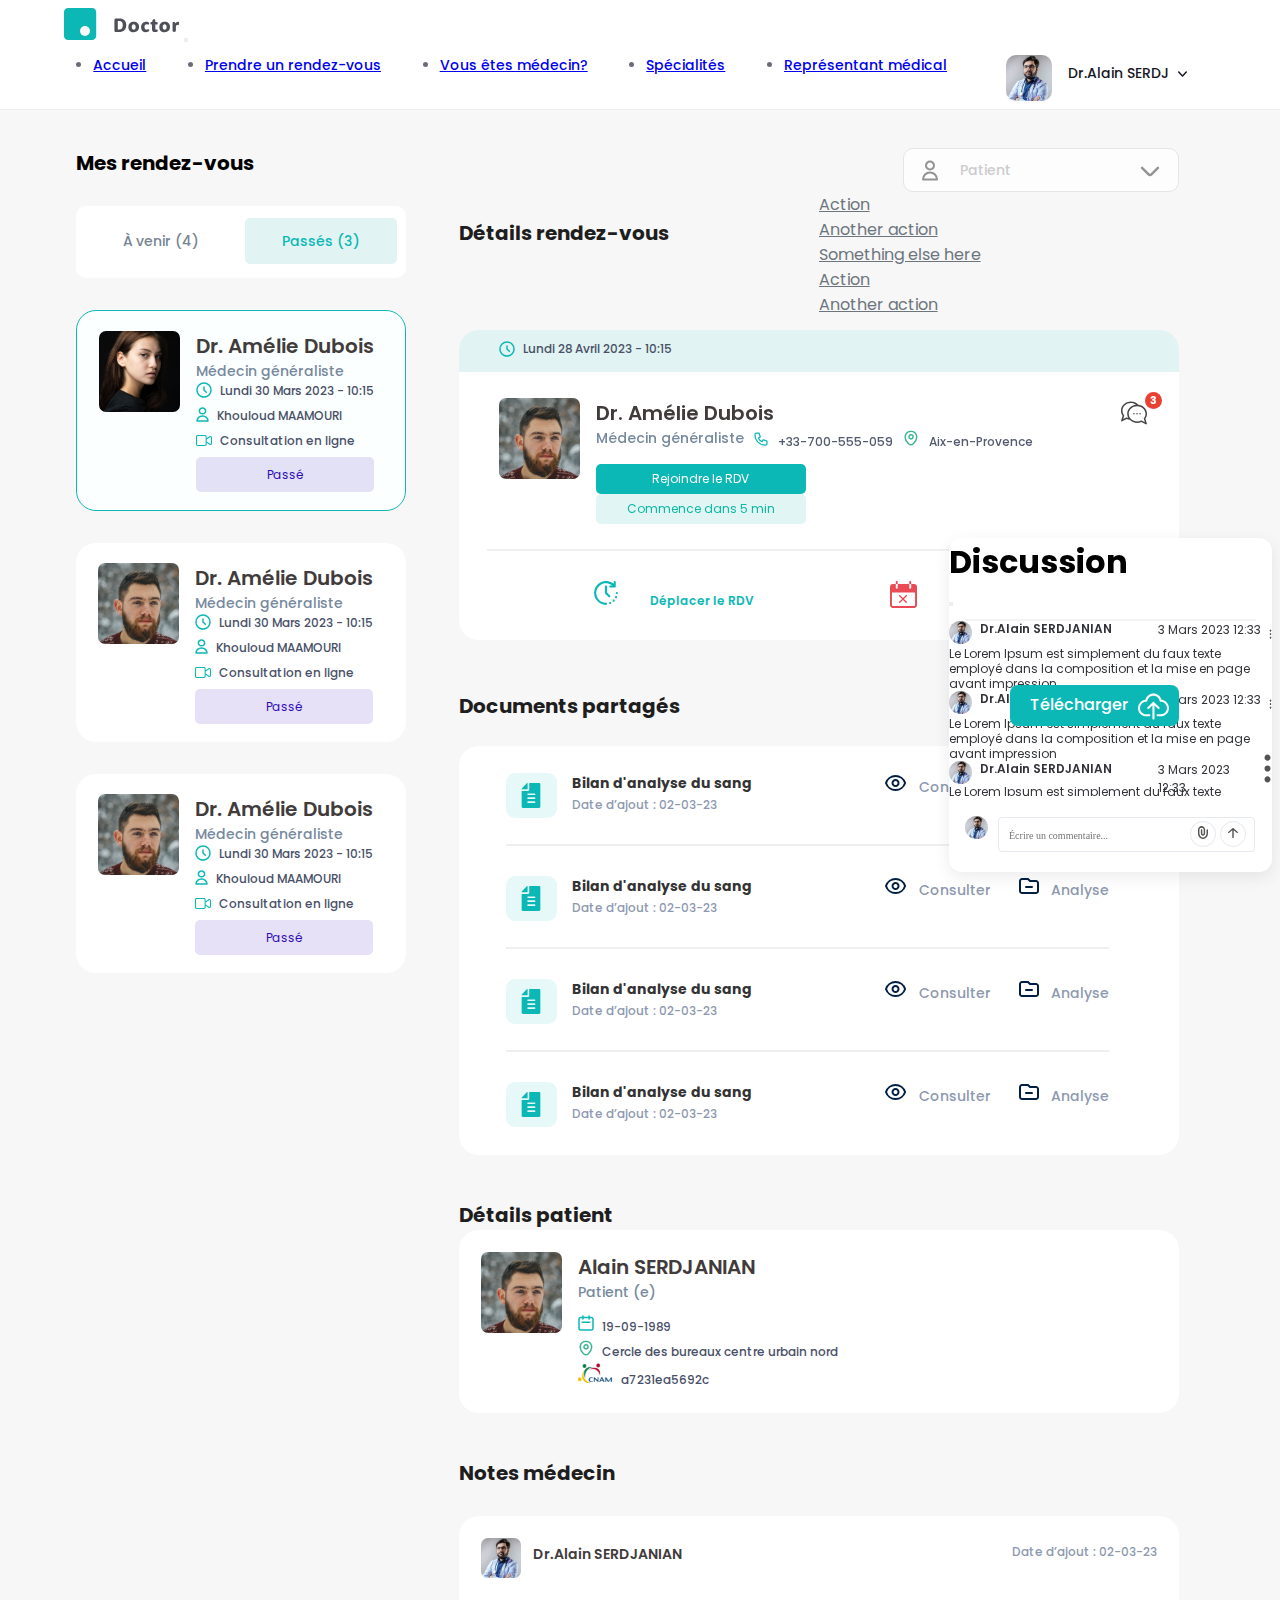
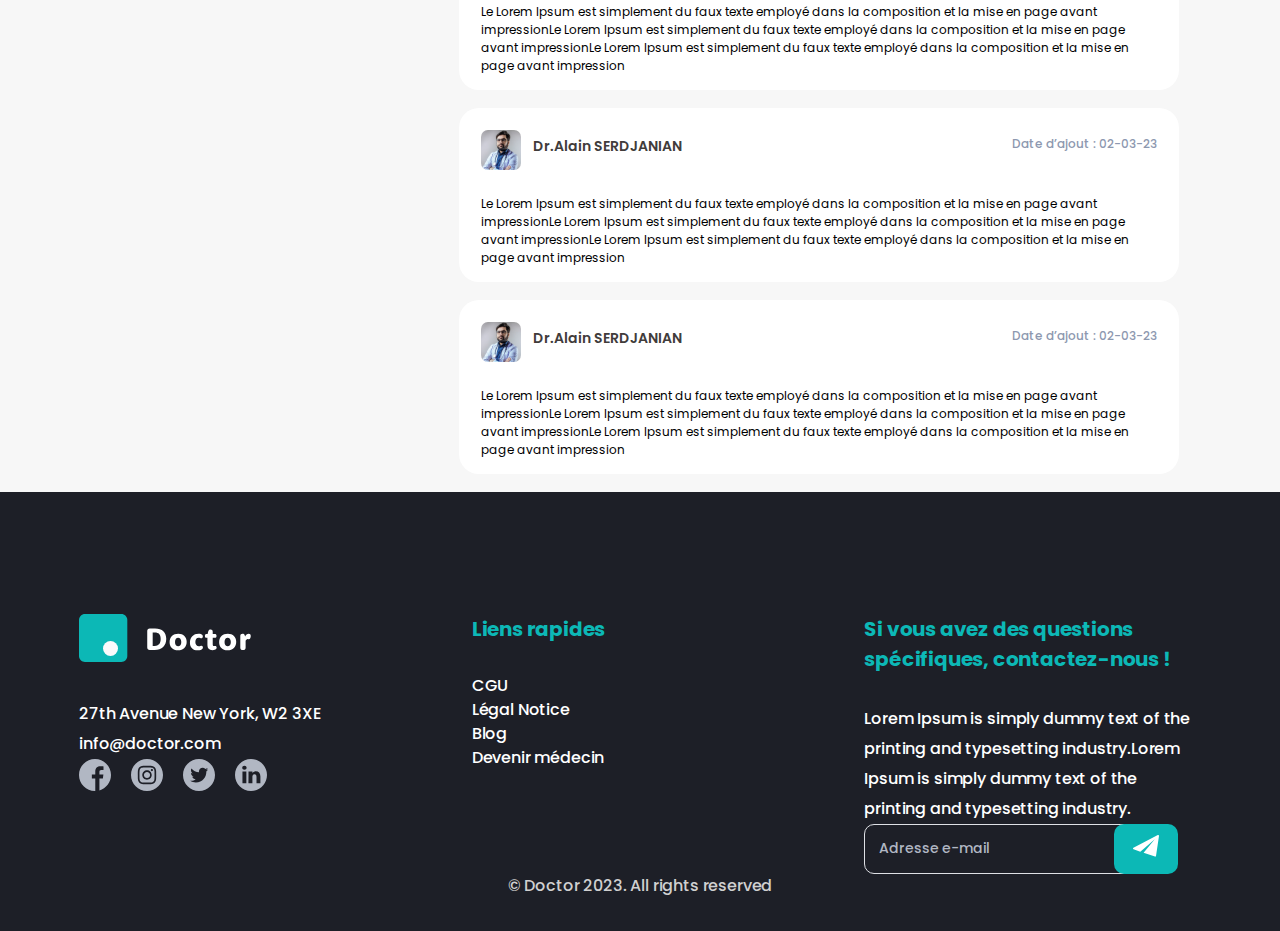
<file: join-appointment.html>
<!DOCTYPE html>
<html lang="en">

<head>
    <meta charset="UTF-8">
    <meta http-equiv="X-UA-Compatible" content="IE=edge">
    <meta name="viewport" content="width=device-width, initial-scale=1.0">
    <link rel="stylesheet" href="./assets/css/style.css" type="text/css" />
    <link href="https://cdn.jsdelivr.net/npm/bootstrap@5.2.3/dist/css/bootstrap.min.css" rel="stylesheet"
        integrity="sha384-rbsA2VBKQhggwzxH7pPCaAqO46MgnOM80zW1RWuH61DGLwZJEdK2Kadq2F9CUG65" crossorigin="anonymous">
    <title>Rejoindre RDV</title>
</head>

<body>
   <!-- ======= Section Navigation ======= -->
   <section id="navigation" class="style-menu">
    <nav class="navbar navbar-expand-lg menu-color ">
        <div class="container-fluid  container-menu ">
            <a class="navbar-brand " href="#" /><img src="./assets/img/logo.svg" alt=""></a>
            <button class="navbar-toggler" type="button" data-bs-toggle="collapse"
                data-bs-target="#navbarSupportedContent" aria-controls="navbarSupportedContent"
                aria-expanded="false" aria-label="Toggle navigation">
                <span class="navbar-toggler-icon"></span>
            </button>
            <div class="collapse navbar-collapse" id="navbarSupportedContent">
                <ul class="navbar-nav me-auto mb-2 mb-lg-0 menu-app">

                    <li class="nav-item item-menu-style">
                        <a class="nav-link" aria-current="page" href="#">Accueil</a>
                    </li>
                    <li class="nav-item item-menu-style">
                        <a class="nav-link" href="#">Prendre un rendez-vous</a>
                    </li>

                    <li class="nav-item item-menu-style">
                        <a class="nav-link" href="#">Vous êtes médecin?</a>
                    </li>

                    <li class="nav-item item-menu-style">
                        <a class="nav-link" href="#">Spécialités</a>
                    </li>

                    <li class="nav-item item-menu-style">
                        <a class="nav-link" href="#">Représentant médical</a>
                    </li>
                    <!-- Button trigger modal -->
                    <div class="doctor-logged">
                        <div class="user">
                            <div class="logo-doctor">
                                <img class="style-logo-doctor" src="./assets/img/doctor.jpg" alt="">
                                <div class="abbreviation-style">
                                    <p class="abbreviation">Dr.Alain SERDJANIAN</p>
                                </div>
                            </div>

                            <img class="icon-arrow-down" src="./assets/img/union.svg" alt="">
                        </div>
                    </div>

                </ul>
            </div>
        </div>
    </nav>
    <!-- Modal -->
    <div class="modal fade" id="exampleModal" tabindex="-1" aria-labelledby="exampleModalLabel" aria-hidden="true"
        data-bs-backdrop="static" data-bs-keyboard="false" tabindex="-1" aria-labelledby="staticBackdropLabel">
        <div class="modal-dialog">
            <div class="modal-content">
                <div class="modal-header">
                    <h1 class="modal-title fs-5" id="exampleModalLabel">Discussion</h1>
                    <button type="button" class="btn-close" data-bs-dismiss="modal" aria-label="Close"></button>
                </div>
                <hr class="border-chat">
                <div class="modal-body">

                    <div class="chat-space">
                        <div class="message-space">
                            <div class="chat-details">
                                <div class="user-chat">
                                    <img class="user-in-chat" src="./assets/img/doctor.jpg" alt="">
                                    <p class="user-name">Dr.Alain SERDJANIAN</p>
                                </div>
                                <div class="chat-date">
                                    <p class="time-chat">3 Mars 2023 12:33</p>
                                    <div>
                                        <img class="details-time" src="./assets/img/chat-time.svg" alt="">
                                    </div>
                                </div>

                            </div>
                            <p class="message-text">
                                Le Lorem Ipsum est simplement du faux texte employé dans la
                                composition et la mise en page avant impression
                            </p>
                        </div>

                        <div class="message-space">
                            <div class="chat-details">
                                <div class="user-chat">
                                    <img class="user-in-chat" src="./assets/img/doctor.jpg" alt="">
                                    <p class="user-name">Dr.Alain SERDJANIAN</p>
                                </div>
                                <div class="chat-date">
                                    <p class="time-chat">3 Mars 2023 12:33</p>
                                    <div>
                                        <img class="details-time" src="./assets/img/chat-time.svg" alt="">
                                    </div>
                                </div>

                            </div>
                            <p class="message-text">
                                Le Lorem Ipsum est simplement du faux texte employé dans la
                                composition et la mise en page avant impression
                            </p>
                        </div>

                        <div class="message-space">
                            <div class="chat-details">
                                <div class="user-chat">
                                    <img class="user-in-chat" src="./assets/img/doctor.jpg" alt="">
                                    <p class="user-name">Dr.Alain SERDJANIAN</p>
                                </div>
                                <div class="chat-date">
                                    <p class="time-chat">3 Mars 2023 12:33</p>
                                    <img class="details-time" src="./assets/img/chat-time.svg" alt="">
                                </div>

                            </div>
                            <p class="message-text">
                                Le Lorem Ipsum est simplement du faux texte employé dans la
                                composition et la mise en page avant impression
                            </p>
                        </div>
                        <div class="message-space">
                            <div class="chat-details">
                                <div class="user-chat">
                                    <img class="user-in-chat" src="./assets/img/doctor.jpg" alt="">
                                    <p class="user-name">Dr.Alain SERDJANIAN</p>
                                </div>
                                <div class="chat-date">
                                    <p class="time-chat">3 Mars 2023 12:33</p>
                                    <div>
                                        <img class="details-time" src="./assets/img/chat-time.svg" alt="">
                                    </div>
                                </div>

                            </div>
                            <p class="message-text">
                                Le Lorem Ipsum est simplement du faux texte employé dans la
                                composition et la mise en page avant impression
                            </p>
                        </div>
                        <div class="message-space">
                            <div class="chat-details">
                                <div class="user-chat">
                                    <img class="user-in-chat" src="./assets/img/doctor.jpg" alt="">
                                    <p class="user-name">Dr.Alain SERDJANIAN</p>
                                </div>
                                <div class="chat-date">
                                    <p class="time-chat">3 Mars 2023 12:33</p>
                                    <div>
                                        <img class="details-time" src="./assets/img/chat-time.svg" alt="">
                                    </div>
                                </div>

                            </div>
                            <p class="message-text">
                                Le Lorem Ipsum est simplement du faux texte employé dans la
                                composition et la mise en page avant impression
                            </p>
                        </div>

                    </div>
                </div>
                <div class="message-send  ">
                    <div class="profile-doctor">
                        <img class="user-in-chat" src="./assets/img/doctor.jpg" alt="">
                    </div>
                    <div class="text-here">
                        <input placeholder="Écrire un commentaire..." onfocus="this.placeholder = ''"
                            onblur="this.placeholder = 'Écrire un commentaire...'" class="input-chat" type="text">
                    </div>
                    <div class="send-text">
                        <div class="file">
                            <div class="style-input-file">
                                <input class="input-file" id="upload-file" type="file">
                            </div>
                            <label class="add-file" for="upload-file">
                                <img class="picture-send-file" src="./assets/img/send-file.svg" alt="">
                            </label>
                        </div>
                        <div class="send">
                            <img class="picture-transmit" src="./assets/img/send.svg" alt="">
                        </div>
                    </div>
                </div>
            </div>
        </div>
    </div>
</section>
<!-- ======= End Section Navigation ======= -->
    <!-- ======= Section appointment ======= -->
    <section id="appointment">
        <div class="all-appointment main-container">
            <div class="my-appointments">
                <p class="appointments-remaining ">Mes rendez-vous</p>
                <div class="btn-appointments">
                    <a class="comming tablinks" onclick="appointment(event, 'comming-meeting')">
                        <p>À venir <span>(4)</span></p>
                    </a>
                    <a class="comming tablinks active-meeting " onclick="appointment(event, 'past-meeting')">
                        <p>
                            Passés <span>(3)</span>
                        </p>
                    </a>
                </div>
                <div class="tabs-meeting">
                    <div id="past-meeting" class="card-meeting" style="display: block">
                        <div class="card-doctor active-card-doctor">
                            <div class="picture-doctor">
                                <img class="image-of-doctor" src="./assets/img/human-1.jpg" alt="">
                            </div>
                            <div class="item-doctor">
                                <p class="name-item-doctor">Dr. Amélie Dubois</p>
                                <p class="medical-specialty">Médecin généraliste</p>
                                <div class="date-meeting">
                                    <img src="./assets/img/date-meeting.svg" alt="">
                                    <p class="date-of-meeting">Lundi 30 Mars 2023 - 10:15</p>
                                </div>
                                <div class="patient-detail">
                                    <img src="./assets/img/patient.svg" alt="">
                                    <p class="name-patient">Khouloud MAAMOURI</p>
                                </div>
                                <div class="meeting-online">
                                    <img class="icon-meeting-online" src="./assets/img/meeting-online.svg" alt="">
                                    <p class="appointment-online">Consultation en ligne</p>
                                </div>
                                <a class="pass-appointment" href="">
                                    <p class="pass-meeting">Passé</p>
                                </a>
                            </div>
                        </div>
                        <div>
                            <div class="card-doctor">
                                <div class="picture-doctor">
                                    <img class="image-of-doctor" src="./assets/img/human-2.jpg" alt="">
                                </div>
                                <div class="item-doctor">
                                    <p class="name-item-doctor">Dr. Amélie Dubois</p>
                                    <p class="medical-specialty">Médecin généraliste</p>
                                    <div class="date-meeting">
                                        <img src="./assets/img/date-meeting.svg" alt="">
                                        <p class="date-of-meeting">Lundi 30 Mars 2023 - 10:15</p>
                                    </div>
                                    <div class="patient-detail">
                                        <img src="./assets/img/patient.svg" alt="">
                                        <p class="name-patient">Khouloud MAAMOURI</p>
                                    </div>
                                    <div class="meeting-online">
                                        <img class="icon-meeting-online" src="./assets/img/meeting-online.svg" alt="">
                                        <p class="appointment-online">Consultation en ligne</p>
                                    </div>
                                    <a class="pass-appointment" href="">
                                        <p class="pass-meeting">Passé</p>
                                    </a>
                                </div>
                            </div>
                            <div class="card-doctor">
                                <div class="picture-doctor">
                                    <img class="image-of-doctor" src="./assets/img/human-2.jpg" alt="">
                                </div>
                                <div class="item-doctor">
                                    <p class="name-item-doctor">Dr. Amélie Dubois</p>
                                    <p class="medical-specialty">Médecin généraliste</p>
                                    <div class="date-meeting">
                                        <img src="./assets/img/date-meeting.svg" alt="">
                                        <p class="date-of-meeting">Lundi 30 Mars 2023 - 10:15</p>
                                    </div>
                                    <div class="patient-detail">
                                        <img src="./assets/img/patient.svg" alt="">
                                        <p class="name-patient">Khouloud MAAMOURI</p>
                                    </div>
                                    <div class="meeting-online">
                                        <img class="icon-meeting-online" src="./assets/img/meeting-online.svg" alt="">
                                        <p class="appointment-online">Consultation en ligne</p>
                                    </div>
                                    <a class="pass-appointment" href="">
                                        <p class="pass-meeting">Passé</p>
                                    </a>
                                </div>
                            </div>
                        </div>
                    </div>

                    <div id="comming-meeting" class="card-meeting">
                        <div class="card-doctor active-card-doctor">
                            <div class="picture-doctor">
                                <img class="image-of-doctor" src="./assets/img/human-3.jpg" alt="">
                            </div>
                            <div class="item-doctor">
                                <p class="name-item-doctor">Dr. Amélie Dubois</p>
                                <p class="medical-specialty">Médecin généraliste</p>
                                <div class="date-meeting">
                                    <img src="./assets/img/date-meeting.svg" alt="">
                                    <p class="date-of-meeting">Lundi 30 Mars 2023 - 10:15</p>
                                </div>
                                <div class="patient-detail">
                                    <img src="./assets/img/patient.svg" alt="">
                                    <p class="name-patient">Khouloud MAAMOURI</p>
                                </div>
                                <div class="meeting-online">
                                    <img class="icon-meeting-online" src="./assets/img/meeting-online.svg" alt="">
                                    <p class="appointment-online">Consultation en ligne</p>
                                </div>
                                <a class="pass-appointment comming-btn" href="">
                                    <p class="pass-meeting comming-text">À venir confirmé</p>
                                </a>
                            </div>
                            <span class="notification">3</span>
                        </div>

                        <div class="card-doctor">
                            <div class="picture-doctor">
                                <img class="image-of-doctor" src="./assets/img/human-1.jpg" alt="">
                            </div>
                            <div class="item-doctor">
                                <p class="name-item-doctor">Dr. Amélie Dubois</p>
                                <p class="medical-specialty">Médecin généraliste</p>
                                <div class="date-meeting">
                                    <img src="./assets/img/date-meeting.svg" alt="">
                                    <p class="date-of-meeting">Lundi 30 Mars 2023 - 10:15</p>
                                </div>
                                <div class="patient-detail">
                                    <img src="./assets/img/patient.svg" alt="">
                                    <p class="name-patient">Khouloud MAAMOURI</p>
                                </div>
                                <div class="meeting-online">
                                    <img class="icon-meeting-online" src="./assets/img/meeting-online.svg" alt="">
                                    <p class="appointment-online">Consultation physique</p>
                                </div>
                                <a class="pass-appointment move-appointment" href="">
                                    <p class="pass-meeting move-appointment-text">Déplacer</p>
                                </a>
                            </div>

                        </div>


                        <div class="card-doctor">
                            <div class="picture-doctor">
                                <img class="image-of-doctor" src="./assets/img/human-2.jpg" alt="">
                            </div>
                            <div class="item-doctor">
                                <p class="name-item-doctor">Dr. Amélie Dubois</p>
                                <p class="medical-specialty">Médecin généraliste</p>
                                <div class="date-meeting">
                                    <img src="./assets/img/date-meeting.svg" alt="">
                                    <p class="date-of-meeting">Lundi 30 Mars 2023 - 10:15</p>
                                </div>
                                <div class="patient-detail">
                                    <img src="./assets/img/patient.svg" alt="">
                                    <p class="name-patient">Khouloud MAAMOURI</p>
                                </div>
                                <div class="meeting-online">
                                    <img class="icon-meeting-online" src="./assets/img/meeting-online.svg" alt="">
                                    <p class="appointment-online">Consultation en ligne</p>
                                </div>
                                <a class="pass-appointment comming-btn" href="">
                                    <p class="pass-meeting comming-text">À venir confirmé</p>
                                </a>
                            </div>

                        </div>

                        <div class="card-doctor">
                            <div class="picture-doctor">
                                <img class="image-of-doctor" src="./assets/img/human-3.jpg" alt="">
                            </div>
                            <div class="item-doctor">
                                <p class="name-item-doctor">Dr. Amélie Dubois</p>
                                <p class="medical-specialty">Médecin généraliste</p>
                                <div class="date-meeting">
                                    <img src="./assets/img/date-meeting.svg" alt="">
                                    <p class="date-of-meeting">Lundi 30 Mars 2023 - 10:15</p>
                                </div>
                                <div class="patient-detail">
                                    <img src="./assets/img/patient.svg" alt="">
                                    <p class="name-patient">Khouloud MAAMOURI</p>
                                </div>
                                <div class="meeting-online">
                                    <img class="icon-meeting-online" src="./assets/img/meeting-online.svg" alt="">
                                    <p class="appointment-online">Consultation en ligne</p>
                                </div>
                                <a class="pass-appointment comming-btn not-done" href="">
                                    <p class="pass-meeting not-done-text">Non fait</p>
                                </a>
                            </div>

                        </div>

                        <div class="card-doctor">
                            <div class="picture-doctor">
                                <img class="image-of-doctor" src="./assets/img/human-1.jpg" alt="">
                            </div>
                            <div class="item-doctor">
                                <p class="name-item-doctor">Dr. Amélie Dubois</p>
                                <p class="medical-specialty">Médecin généraliste</p>
                                <div class="date-meeting">
                                    <img src="./assets/img/date-meeting.svg" alt="">
                                    <p class="date-of-meeting">Lundi 30 Mars 2023 - 10:15</p>
                                </div>
                                <div class="patient-detail">
                                    <img src="./assets/img/patient.svg" alt="">
                                    <p class="name-patient">Khouloud MAAMOURI</p>
                                </div>
                                <div class="meeting-online">
                                    <img class="icon-meeting-online" src="./assets/img/meeting-online.svg" alt="">
                                    <p class="appointment-online">Consultation en ligne</p>
                                </div>
                                <a class="pass-appointment comming-btn canceled-appointment" href="">
                                    <p class="pass-meeting canceled-appointment-text">Annuler</p>
                                </a>
                            </div>

                        </div>

                        <div class="card-doctor">
                            <div class="picture-doctor">
                                <img class="image-of-doctor" src="./assets/img/human-2.jpg" alt="">
                            </div>
                            <div class="item-doctor">
                                <p class="name-item-doctor">Dr. Amélie Dubois</p>
                                <p class="medical-specialty">Médecin généraliste</p>
                                <div class="date-meeting">
                                    <img src="./assets/img/date-meeting.svg" alt="">
                                    <p class="date-of-meeting">Lundi 30 Mars 2023 - 10:15</p>
                                </div>
                                <div class="patient-detail">
                                    <img src="./assets/img/patient.svg" alt="">
                                    <p class="name-patient">Khouloud MAAMOURI</p>
                                </div>
                                <div class="meeting-online">
                                    <img class="icon-meeting-online" src="./assets/img/meeting-online.svg" alt="">
                                    <p class="appointment-online">Consultation en ligne</p>
                                </div>
                                <a class="pass-appointment comming-btn" href="">
                                    <p class="pass-meeting comming-text">À venir confirmé</p>
                                </a>
                            </div>

                        </div>
                    </div>
                </div>
            </div>
            <div class="appointment-details">
                <div class="details-meeting">
                    <p class="meeting-doctor">Détails rendez-vous</p>
                    <div class="meeting-patient">
                        <div class="input-filed-speciality" bis_skin_checked="1">
                            <div class="dropdown">
                                <button class="btn btn-secondary dropdown-toggle btn-patient" type="button"
                                    data-bs-toggle="dropdown" aria-expanded="false">
                                    <div class="patient-menu">
                                        <img src="./assets/img/user-patient.svg" alt="">
                                        <p>Patient</p>
                                    </div>
                                    <img class="icon-arrow" src="./assets/img/arrow-down.svg" alt="">
                                </button>

                                <ul class="dropdown-menu style-dropdown-menu">
                                    <li><a class="dropdown-item" href="#">Action</a></li>
                                    <li><a class="dropdown-item" href="#">Another action</a></li>
                                    <li><a class="dropdown-item" href="#">Something else here</a></li>
                                    <li><a class="dropdown-item" href="#">Action</a></li>
                                    <li><a class="dropdown-item" href="#">Another action</a></li>
                                    <li><a class="dropdown-item" href="#">Something else here</a></li>
                                </ul>
                            </div>
                        </div>

                    </div>

                </div>
                <div class="time-meeting">
                    <div class="time-date">
                        <img class="icon-date" src="./assets/img/date-meeting.svg" alt="">
                        <p class="time-exactly"><span>Lundi 28 Avril 2023</span> - 10:15<span></span></p>
                    </div>
                </div>
                <div class="doctor-feature">
                    <div class="element">
                        <div class="unit">
                            <div class="figure-doctor">
                                <img class="picture-of-doctor" src="./assets/img/human-2.jpg" alt="">
                            </div>
                            <div class="details-doctor ">
                                <p class="name-user">Dr. Amélie Dubois</p>
                                <div class="adress-phone-speciality">
                                    <p class="speciality-of-doctor">Médecin généraliste</p>
                                    <div class="phone-doctor">
                                        <div> <img class="icon" src="./assets/img/number-phone.svg" alt=""></div>
                                        <p class="call-doctor">+33-700-555-059</p>
                                    </div>
                                    <div class="adress-doctor">
                                        <div> <img class="icon" src="./assets/img/location-meeting.svg" alt=""></div>
                                        <p class="loacation-adress">Aix-en-Provence</p>
                                    </div>
                                </div>
                                <a class="join-meeting" href="">
                                    <p class="join-appointment">Rejoindre le RDV</p>
                                </a>
                                <a class="join-meeting meeting-start" href="">
                                    <p class="join-appointment meeting-start-text">Commence dans 5 min</p>
                                </a>
                            </div>

                        </div>
                        <div class="notif-chat" data-bs-toggle="modal" data-bs-target="#exampleModal">
                            <img src="./assets/img/bubble-chat.svg" alt="">
                            <span class="notification-message">3</span>
                        </div>
                    </div>
                    <hr class="hr">
                    <div class="operation-appointment">
                        <div class="moved-meeting">
                            <div> <img src="./assets/img/move-meeting.svg" alt=""></div>
                            <p class="text-move">Déplacer le RDV</p>
                        </div>
                        <div class="canceled-meeting">
                            <div> <img src="./assets/img/canceled-meeting.svg" alt=""></div>
                            <p class="text-cancel">Annuler le RDV</p>
                        </div>
                    </div>
                </div>
                <div class="shared-document">
                    <p class="text-document">Documents partagés</p>
                    <div class="upload">
                        <label class="label-upload" for="up-1">Télécharger
                            <img class="upload-document" src="./assets/img/upload-file.svg" alt="">
                        </label>
                        <input id="up-1" class="input-upload" type="file" placeholder="Télécharger">
                    </div>
                </div>

                <div class="list-document">
                    <div class="file">
                        <div class="type-document">
                            <div class="file-image">
                                <img class="picture-file" src="./assets/img/file.svg" alt="">
                            </div>
                            <div class="name-file">
                                <div class="details-file">
                                    <p class="title-file">Bilan d'analyse du sang</p>
                                    <p class="date-file">Date d’ajout : <span>02-03-23</span></p>
                                </div>
                            </div>
                        </div>

                        <div class="operation-file">
                            <div class="view-file">
                                <div class="image-view">
                                    <img class="icon-view" src="./assets/img/view-file.svg" alt="">
                                </div>
                                <p class="text-view">Consulter</p>
                            </div>

                            <div class="analyze-file">
                                <div class="image-analyze-file">
                                    <img class="icon-file" src="./assets/img/document.svg" alt="">
                                </div>
                                <p class="text-analyze">Analyse</p>
                            </div>
                        </div>
                    </div>
                    <hr class="hr hr-file">

                    <div class="file">
                        <div class="type-document">
                            <div class="file-image">
                                <img class="picture-file" src="./assets/img/file.svg" alt="">
                            </div>
                            <div class="name-file">
                                <div class="details-file">
                                    <p class="title-file">Bilan d'analyse du sang</p>
                                    <p class="date-file">Date d’ajout : <span>02-03-23</span></p>
                                </div>
                            </div>
                        </div>

                        <div class="operation-file">
                            <div class="view-file">
                                <div class="image-view">
                                    <img class="icon-view" src="./assets/img/view-file.svg" alt="">
                                </div>
                                <p class="text-view">Consulter</p>
                            </div>

                            <div class="analyze-file">
                                <div class="image-analyze-file">
                                    <img class="icon-file" src="./assets/img/document.svg" alt="">
                                </div>
                                <p class="text-analyze">Analyse</p>
                            </div>
                        </div>
                    </div>
                    <hr class="hr hr-file">

                    <div class="file">
                        <div class="type-document">
                            <div class="file-image">
                                <img class="picture-file" src="./assets/img/file.svg" alt="">
                            </div>
                            <div class="name-file">
                                <div class="details-file">
                                    <p class="title-file">Bilan d'analyse du sang</p>
                                    <p class="date-file">Date d’ajout : <span>02-03-23</span></p>
                                </div>
                            </div>
                        </div>

                        <div class="operation-file">
                            <div class="view-file">
                                <div class="image-view">
                                    <img class="icon-view" src="./assets/img/view-file.svg" alt="">
                                </div>
                                <p class="text-view">Consulter</p>
                            </div>

                            <div class="analyze-file">
                                <div class="image-analyze-file">
                                    <img class="icon-file" src="./assets/img/document.svg" alt="">
                                </div>
                                <p class="text-analyze">Analyse</p>
                            </div>
                        </div>
                    </div>
                    <hr class="hr hr-file">
                    <div class="file">
                        <div class="type-document">
                            <div class="file-image">
                                <img class="picture-file" src="./assets/img/file.svg" alt="">
                            </div>
                            <div class="name-file">
                                <div class="details-file">
                                    <p class="title-file">Bilan d'analyse du sang</p>
                                    <p class="date-file">Date d’ajout : <span>02-03-23</span></p>
                                </div>
                            </div>
                        </div>

                        <div class="operation-file">
                            <div class="view-file">
                                <div class="image-view">
                                    <img class="icon-view" src="./assets/img/view-file.svg" alt="">
                                </div>
                                <p class="text-view">Consulter</p>
                            </div>

                            <div class="analyze-file">
                                <div class="image-analyze-file">
                                    <img class="icon-file" src="./assets/img/document.svg" alt="">
                                </div>
                                <p class="text-analyze">Analyse</p>
                            </div>
                        </div>
                    </div>

                </div>
                <div class="patient-comming">
                    <p class="patient-meeting">Détails patient</p>
                    <div class="specific-patient">
                        <div class="image-of-patient">
                            <img class="picture-of-patient" src="./assets/img/human-2.jpg" alt="">
                        </div>
                        <div class="patient-item">
                            <p class="customer-name">Alain SERDJANIAN</p>
                            <p class="customer-patient">Patient <span>(e)</span></p>
                            <div class="birth-of-day">
                                <div class="image-day">
                                    <img class="calendar-day" src="./assets/img/calendar-customer.svg" alt="">
                                </div>
                                <p class="birth-day-customer">19-09-1989</p>
                            </div>
                            <div class="location-patient">
                                <div class="image-of-loaction">
                                    <img src="./assets/img/location-meeting.svg" alt="">
                                </div>
                                <p class="complet-adress">Cercle des bureaux centre urbain nord</p>
                            </div>
                            <div class="cnam-patient">
                                <div class="image-cnam-patient">
                                    <img src="./assets/img/cnam.svg" alt="">
                                </div>
                                <p class="id-cnam">a7231ea5692c</p>
                            </div>
                        </div>
                    </div>
                </div>
                <div class="note-doctor">
                    <p class="text-note-doctor">Notes médecin</p>
                    <div class="details-note">
                        <div class="doctor-place">
                            <div class="doctor-image-name">
                                <div class="picture-medic">
                                    <img class="image-medic" src="./assets/img/doctor.jpg" alt="">
                                </div>
                                <p class="name-medic">Dr.Alain SERDJANIAN</p>
                            </div>
                            <p class="date-note">Date d’ajout : <span>02-03-23</span></p>
                        </div>
                        <p class="resume-note">Le Lorem Ipsum est simplement du faux texte employé dans la composition
                            et la mise en page avant impressionLe Lorem Ipsum est simplement du faux texte employé dans
                            la composition et la mise en page avant impressionLe Lorem Ipsum est simplement du faux
                            texte employé dans la composition et la mise en page avant impression</p>
                    </div>

                    <div class="details-note">
                        <div class="doctor-place">
                            <div class="doctor-image-name">
                                <div class="picture-medic">
                                    <img class="image-medic" src="./assets/img/doctor.jpg" alt="">
                                </div>
                                <p class="name-medic">Dr.Alain SERDJANIAN</p>
                            </div>
                            <p class="date-note">Date d’ajout : <span>02-03-23</span></p>
                        </div>
                        <p class="resume-note">Le Lorem Ipsum est simplement du faux texte employé dans la composition
                            et la mise en page avant impressionLe Lorem Ipsum est simplement du faux texte employé dans
                            la composition et la mise en page avant impressionLe Lorem Ipsum est simplement du faux
                            texte employé dans la composition et la mise en page avant impression</p>
                    </div>

                    <div class="details-note">
                        <div class="doctor-place">
                            <div class="doctor-image-name">
                                <div class="picture-medic">
                                    <img class="image-medic" src="./assets/img/doctor.jpg" alt="">
                                </div>
                                <p class="name-medic">Dr.Alain SERDJANIAN</p>
                            </div>
                            <p class="date-note">Date d’ajout : <span>02-03-23</span></p>
                        </div>
                        <p class="resume-note">Le Lorem Ipsum est simplement du faux texte employé dans la composition
                            et la mise en page avant impressionLe Lorem Ipsum est simplement du faux texte employé dans
                            la composition et la mise en page avant impressionLe Lorem Ipsum est simplement du faux
                            texte employé dans la composition et la mise en page avant impression</p>
                    </div>
                </div>
                
            </div>
        </div>
    </section>
    <!-- ======= End Section appointment ======= -->
     <!-- ======= Footer ======= -->
     <footer id="footer">
        <div class="footer-page main-container">
            <div class="details-contact">
                <div class="logo-company">
                    <img src="./assets/img/logo-footer.svg" alt="">
                </div>
                <p class="adress">27th Avenue New York, W2 3XE</p>

                <p class="email-company">info@doctor.com</p>
                <div class="social-media">
                    <img class="img-social-media" src="./assets/img/facebook.svg" alt="">
                    <img class="img-social-media" src="./assets/img/instagram.svg" alt="">
                    <img class="img-social-media" src="./assets/img/twitter.svg" alt="">
                    <img class="img-social-media" src="./assets/img/linkedin.svg" alt="">
                </div>
            </div>
            <div class="links">
                <p class="quick-links">Liens rapides</p>
                <div>
                    <a class="all-links" href="">
                        <p class="link-details">CGU</p>
                    </a>
                    <a class="all-links" href="">
                        <p class="link-details">Légal Notice</p>
                    </a>
                    <a class="all-links" href="">
                        <p class="link-details">Blog</p>
                    </a>
                    <a class="all-links" href="">
                        <p class="link-details">Devenir médecin</p>
                    </a>
                </div>
            </div>
            <div class="question">
                <p class="specefic-question">Si vous avez des questions spécifiques, contactez-nous !

                </p>
                <p class="description">Lorem Ipsum is simply dummy text of the printing and typesetting industry.Lorem
                    Ipsum is simply dummy
                    text of the printing and typesetting industry.</p>
                <div class="email-adress">
                    <input placeholder="Adresse e-mail" class="input-email" type="email" onfocus="this.placeholder = ''"
                        onblur="this.placeholder = 'Adresse e-mail'" />
                    <button class="btn-send-email">
                        <img src="./assets/img/send-email.svg" />
                    </button>
                </div>
            </div>
        </div>
        <p class="rights-reserved">© Doctor 2023. All rights reserved</p>
    </footer>
    <!-- ======= End Footer ======= -->
    <script src="https://cdn.jsdelivr.net/npm/bootstrap@5.2.3/dist/js/bootstrap.bundle.min.js"
        integrity="sha384-kenU1KFdBIe4zVF0s0G1M5b4hcpxyD9F7jL+jjXkk+Q2h455rYXK/7HAuoJl+0I4"
        crossorigin="anonymous"></script>
    <script src="./assets/js/index.js"></script>
 
</body>

</html>
</file>
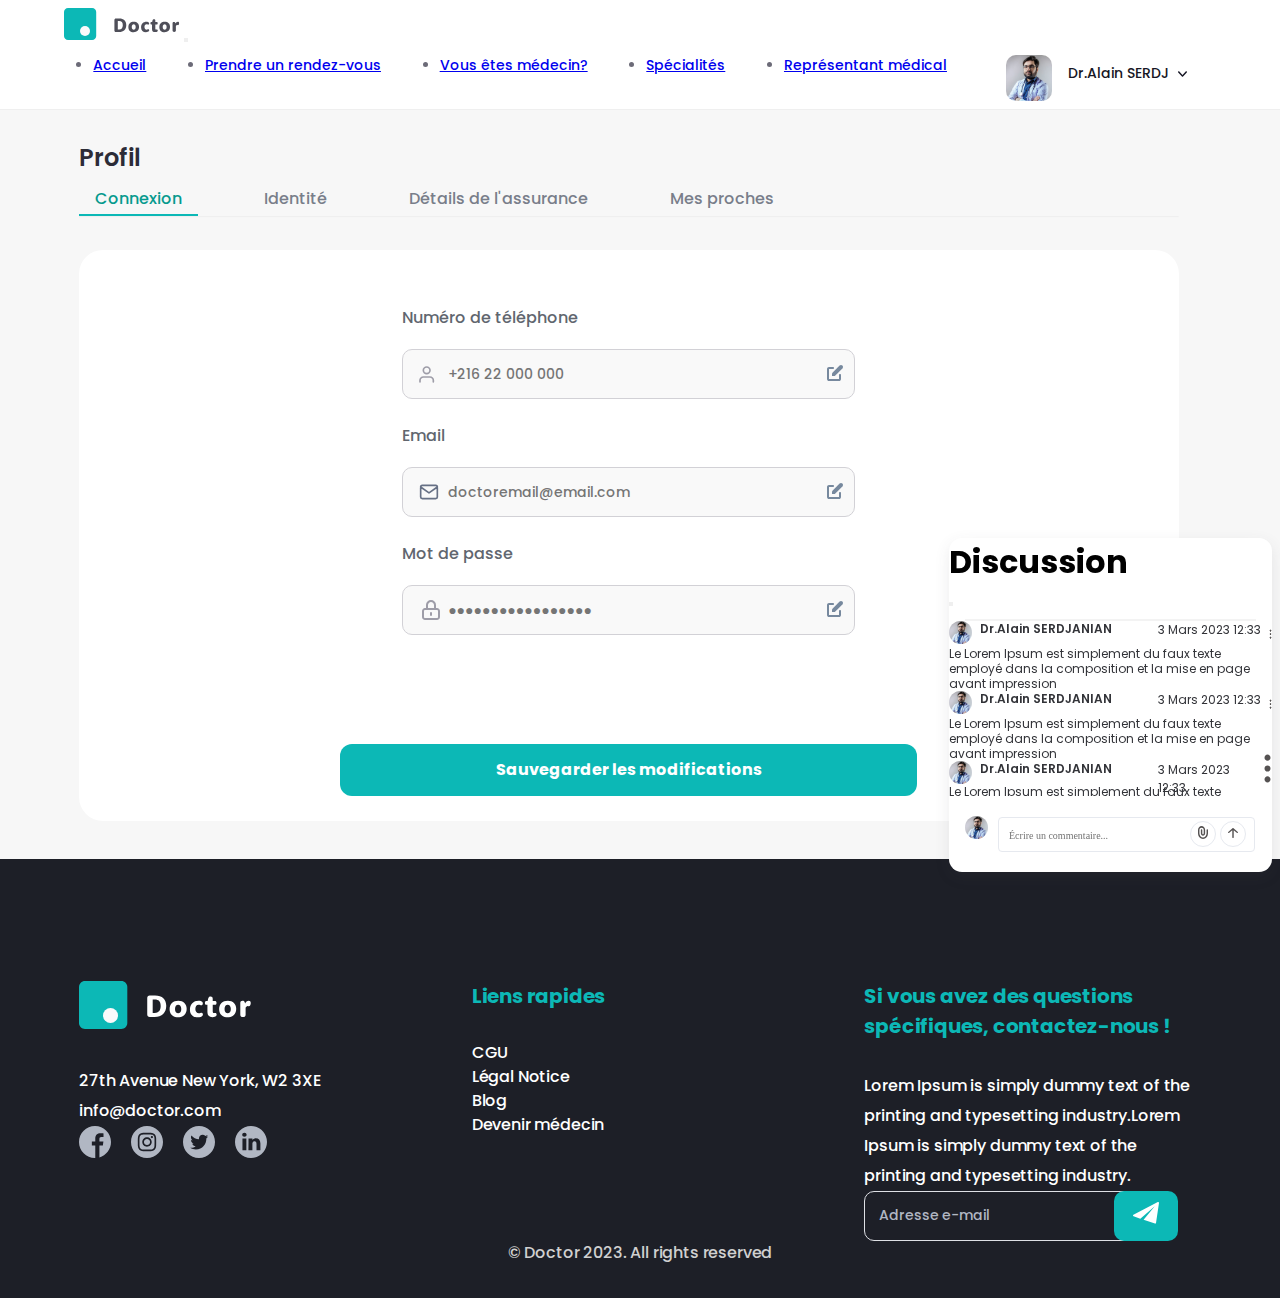
<file: profile.html>
<!DOCTYPE html>
<html lang="en">

<head>
    <meta charset="UTF-8">
    <meta http-equiv="X-UA-Compatible" content="IE=edge">
    <meta name="viewport" content="width=device-width, initial-scale=1.0">
    <link rel="stylesheet" href="./assets/css/style.css" type="text/css"/>
    <link href="https://cdn.jsdelivr.net/npm/bootstrap@5.2.3/dist/css/bootstrap.min.css" rel="stylesheet"
        integrity="sha384-rbsA2VBKQhggwzxH7pPCaAqO46MgnOM80zW1RWuH61DGLwZJEdK2Kadq2F9CUG65" crossorigin="anonymous">
  
    <title>Profil</title>
</head>

<body>
    <!-- ======= Section Navigation ======= -->
    <section id="navigation" class="style-menu">
        <nav class="navbar navbar-expand-lg menu-color ">
            <div class="container-fluid  container-menu ">
                <a class="navbar-brand " href="#" /><img src="./assets/img/logo.svg" alt=""></a>
                <button class="navbar-toggler" type="button" data-bs-toggle="collapse"
                    data-bs-target="#navbarSupportedContent" aria-controls="navbarSupportedContent"
                    aria-expanded="false" aria-label="Toggle navigation">
                    <span class="navbar-toggler-icon"></span>
                </button>
                <div class="collapse navbar-collapse" id="navbarSupportedContent">
                    <ul class="navbar-nav me-auto mb-2 mb-lg-0 menu-app">

                        <li class="nav-item item-menu-style">
                            <a class="nav-link" aria-current="page" href="#">Accueil</a>
                        </li>
                        <li class="nav-item item-menu-style">
                            <a class="nav-link" href="#">Prendre un rendez-vous</a>
                        </li>

                        <li class="nav-item item-menu-style">
                            <a class="nav-link" href="#">Vous êtes médecin?</a>
                        </li>

                        <li class="nav-item item-menu-style">
                            <a class="nav-link" href="#">Spécialités</a>
                        </li>

                        <li class="nav-item item-menu-style">
                            <a class="nav-link" href="#">Représentant médical</a>
                        </li>
                        <!-- Button trigger modal -->
                        <div class="doctor-logged">
                            <div class="user">
                                <div class="logo-doctor">
                                    <img class="style-logo-doctor" src="./assets/img/doctor.jpg" alt="">
                                    <div class="abbreviation-style">
                                        <p class="abbreviation">Dr.Alain SERDJANIAN</p>
                                    </div>
                                </div>

                                <img class="icon-arrow-down" src="./assets/img/union.svg" alt="">
                            </div>
                        </div>

                    </ul>
                </div>
            </div>
        </nav>
        <!-- Modal -->
        <div class="modal fade" id="exampleModal" tabindex="-1" aria-labelledby="exampleModalLabel" aria-hidden="true"
            data-bs-backdrop="static" data-bs-keyboard="false" tabindex="-1" aria-labelledby="staticBackdropLabel">
            <div class="modal-dialog">
                <div class="modal-content">
                    <div class="modal-header">
                        <h1 class="modal-title fs-5" id="exampleModalLabel">Discussion</h1>
                        <button type="button" class="btn-close" data-bs-dismiss="modal" aria-label="Close"></button>
                    </div>
                    <hr class="border-chat">
                    <div class="modal-body">

                        <div class="chat-space">
                            <div class="message-space">
                                <div class="chat-details">
                                    <div class="user-chat">
                                        <img class="user-in-chat" src="./assets/img/doctor.jpg" alt="">
                                        <p class="user-name">Dr.Alain SERDJANIAN</p>
                                    </div>
                                    <div class="chat-date">
                                        <p class="time-chat">3 Mars 2023 12:33</p>
                                        <div>
                                            <img class="details-time" src="./assets/img/chat-time.svg" alt="">
                                        </div>
                                    </div>

                                </div>
                                <p class="message-text">
                                    Le Lorem Ipsum est simplement du faux texte employé dans la
                                    composition et la mise en page avant impression
                                </p>
                            </div>

                            <div class="message-space">
                                <div class="chat-details">
                                    <div class="user-chat">
                                        <img class="user-in-chat" src="./assets/img/doctor.jpg" alt="">
                                        <p class="user-name">Dr.Alain SERDJANIAN</p>
                                    </div>
                                    <div class="chat-date">
                                        <p class="time-chat">3 Mars 2023 12:33</p>
                                        <div>
                                            <img class="details-time" src="./assets/img/chat-time.svg" alt="">
                                        </div>
                                    </div>

                                </div>
                                <p class="message-text">
                                    Le Lorem Ipsum est simplement du faux texte employé dans la
                                    composition et la mise en page avant impression
                                </p>
                            </div>

                            <div class="message-space">
                                <div class="chat-details">
                                    <div class="user-chat">
                                        <img class="user-in-chat" src="./assets/img/doctor.jpg" alt="">
                                        <p class="user-name">Dr.Alain SERDJANIAN</p>
                                    </div>
                                    <div class="chat-date">
                                        <p class="time-chat">3 Mars 2023 12:33</p>
                                        <img class="details-time" src="./assets/img/chat-time.svg" alt="">
                                    </div>

                                </div>
                                <p class="message-text">
                                    Le Lorem Ipsum est simplement du faux texte employé dans la
                                    composition et la mise en page avant impression
                                </p>
                            </div>
                            <div class="message-space">
                                <div class="chat-details">
                                    <div class="user-chat">
                                        <img class="user-in-chat" src="./assets/img/doctor.jpg" alt="">
                                        <p class="user-name">Dr.Alain SERDJANIAN</p>
                                    </div>
                                    <div class="chat-date">
                                        <p class="time-chat">3 Mars 2023 12:33</p>
                                        <div>
                                            <img class="details-time" src="./assets/img/chat-time.svg" alt="">
                                        </div>
                                    </div>

                                </div>
                                <p class="message-text">
                                    Le Lorem Ipsum est simplement du faux texte employé dans la
                                    composition et la mise en page avant impression
                                </p>
                            </div>
                            <div class="message-space">
                                <div class="chat-details">
                                    <div class="user-chat">
                                        <img class="user-in-chat" src="./assets/img/doctor.jpg" alt="">
                                        <p class="user-name">Dr.Alain SERDJANIAN</p>
                                    </div>
                                    <div class="chat-date">
                                        <p class="time-chat">3 Mars 2023 12:33</p>
                                        <div>
                                            <img class="details-time" src="./assets/img/chat-time.svg" alt="">
                                        </div>
                                    </div>

                                </div>
                                <p class="message-text">
                                    Le Lorem Ipsum est simplement du faux texte employé dans la
                                    composition et la mise en page avant impression
                                </p>
                            </div>

                        </div>
                    </div>
                    <div class="message-send  ">
                        <div class="profile-doctor">
                            <img class="user-in-chat" src="./assets/img/doctor.jpg" alt="">
                        </div>
                        <div class="text-here">
                            <input placeholder="Écrire un commentaire..." onfocus="this.placeholder = ''"
                                onblur="this.placeholder = 'Écrire un commentaire...'" class="input-chat" type="text">
                        </div>
                        <div class="send-text">
                            <div class="file">
                                <div class="style-input-file">
                                    <input class="input-file" id="upload-file" type="file">
                                </div>
                                <label class="add-file" for="upload-file">
                                    <img class="picture-send-file" src="./assets/img/send-file.svg" alt="">
                                </label>
                            </div>
                            <div class="send">
                                <img class="picture-transmit" src="./assets/img/send.svg" alt="">
                            </div>
                        </div>
                    </div>
                </div>
            </div>
        </div>
    </section>
    <!-- ======= End Section Navigation ======= -->

    <!-- ======= Section Profil ======= -->
    <section id="profil">
        <div class="details-profil main-container">
            <p class="style-profil">Profil</p>

            <div class="btn-tab">
                <div>
                    <button class="tablinks active" onclick="openProject(event, 'login')">
                        Connexion
                    </button>
                </div>
                <div>
                    <button class="tablinks" onclick="openProject(event, 'identify')">
                        Identité
                    </button>
                </div>
                <div>
                    <button class="tablinks" onclick="openProject(event, 'insurance-details')">
                        Détails de l'assurance
                    </button>
                </div>
                <div>
                    <button class="tablinks" onclick="openProject(event, 'relatives')">
                        Mes proches
                    </button>
                </div>
            </div>
            <hr class="tab-hr" />

            <div id="user-doctor">
                <div class="project-doctor">

                    <div class="tab">

                        <div class="tabs-project">
                            <div id="login" class="tabcontent" style="display: block">

                                <form class="form-login" action="">
                                    <div class="number-login">
                                        <label class="label-inputs label-style-text" for="">Numéro de téléphone</label>
                                        <div class="input-with-edit">
                                            <input id="input1" placeholder="+216 22 000 000" disabled
                                                class="input-phone style-input" type="number">
                                            <img class="icon-edit" src="./assets/img/edit.svg"
                                                onclick="toggleEnable('input1')" alt="">
                                        </div>
                                    </div>

                                    <div class="email-login">
                                        <label class="label-inputs label-style-text" for="">Email</label>
                                        <div class="input-with-edit">
                                            <input id="input2" placeholder="doctoremail@email.com" disabled
                                                class="input-email  style-input" type="text">
                                            <img class="icon-edit" src="./assets/img/edit.svg"
                                                onclick="toggleEnable('input2')" alt="">
                                        </div>
                                    </div>
                                    <div class="password-login">
                                        <label class="label-inputs label-style-text" for="">Mot de passe</label>
                                        <div class="input-with-edit">
                                            <input id="input3" placeholder="●●●●●●●●●●●●●●●●●" disabled
                                                class="input-password  style-input" type="password">
                                            <img class="icon-edit" src="./assets/img/edit.svg"
                                                onclick="toggleEnable('input3')" alt="">
                                        </div>
                                    </div>
                                    <button class="btn-save">Sauvegarder les modifications</button>
                                </form>
                            </div>

                            <div id="identify" class="tabcontent">
                                <form class="form-identify" action="">
                                    <div class="input-identify">
                                        <div class="input-part-1">
                                            <div class="default-style">
                                                <label class="label-inputs label-style-text" for="">Nom & Prénom</label>
                                                <div class="input-with-edit">
                                                    <input id="input4" placeholder="Nom & Prénom" disabled
                                                        class="input-phone style-input" type="text">
                                                    <img class="icon-edit" src="./assets/img/edit.svg"
                                                        onclick="toggleEnable('input4')" alt="">
                                                </div>
                                            </div>

                                            <div class="birth-day-age">
                                                <div class="birth-day">
                                                    <label class="label-inputs label-style-text" for="">Date de 
                                                        naissance</label>
                                                    <div class="input-with-edit">
                                                        <input id="input5" placeholder="jj-mm-aa" disabled type="text"  onfocus="(this.type='date')"
                                                            class="input-calendar style-input">
                                                        <img class="icon-edit" src="./assets/img/edit.svg"
                                                            onclick="toggleEnable('input5')" alt="">
                                                    </div>
                                                </div>
                                                <div class="age">

                                                    <label class="label-inputs label-style-text" for="">Age</label>
                                                    <div class="input-with-edit">
                                                        <input id="input6" placeholder="28" disabled
                                                            class="input-age  style-input" type="number">
                                                        <img class="icon-edit" src="./assets/img/edit.svg"
                                                            onclick="toggleEnable('input6')" alt="">
                                                    </div>
                                                </div>
                                            </div>
                                            <div class="adress">
                                                <label class="label-inputs label-style-text" for="">Adresse</label>
                                                <div class="input-with-edit">
                                                    <input id="input7"
                                                        placeholder="Cercle des bureaux centre urbain nord" disabled
                                                        class="input-adress  style-input" type="text">
                                                    <img class="icon-edit" src="./assets/img/edit.svg"
                                                        onclick="toggleEnable('input7')" alt="">
                                                </div>
                                            </div>
                                        </div>
                                        <div class="input-part-2">
                                            <div class="default-style">
                                                <label class="label-inputs label-style-text" for="">Situation</label>
                                                <div class="input-with-edit">
                                                    <input id="input8" placeholder="lorem lipsum" disabled
                                                        class="input-phone style-input" type="text">
                                                    <img class="icon-edit" src="./assets/img/edit.svg"
                                                        onclick="toggleEnable('input8')" alt="">
                                                </div>
                                            </div>

                                            <div class="default-style">
                                                <label class="label-inputs label-style-text" for="">Civile</label>
                                                <div class="input-with-edit">
                                                    <input id="input9" placeholder="lorem lipsum" disabled
                                                        class="input-phone style-input" type="text">
                                                    <img class="icon-edit" src="./assets/img/edit.svg"
                                                        onclick="toggleEnable('input9')" alt="">
                                                </div>
                                            </div>

                                            <div class="default-style">
                                                <label class="label-inputs label-style-text" for="">Profession</label>
                                                <div class="input-with-edit">
                                                    <input id="input10" placeholder="lorem lipsum" disabled
                                                        class="input-phone style-input" type="text">
                                                    <img class="icon-edit" src="./assets/img/edit.svg"
                                                        onclick="toggleEnable('input10')" alt="">
                                                </div>
                                            </div>
                                        </div>
                                    </div>
                                    <button class="btn-save">Sauvegarder les modifications</button>
                                </form>
                            </div>

                            <div id="insurance-details" class="tabcontent">
                                <form class="form-identify" action="">
                                    <div class="input-assurance">
                                        <div class="input-part-1">
                                            <div class="cnam">
                                                <label class="label-inputs label-style-text" for="">CNAM ID</label>
                                                <div class="input-with-edit">
                                                    <input id="input11" placeholder="CNAM ID" disabled
                                                        class="input-cnam style-input" type="text">
                                                    <img class="icon-edit" src="./assets/img/edit.svg"
                                                        onclick="toggleEnable('input11')" alt="">
                                                </div>
                                            </div>

                                            <div class="cnam-validation">
                                                <div class="start-date">
                                                    <label class="label-inputs label-style-text" for="">Valable
                                                        de</label>
                                                    <div class="input-with-edit">
                                                        <input id="input12" placeholder="jj-mm-aa" disabled
                                                            class="input-calendar style-input" type="text"  onfocus="(this.type='date')">
                                                        <img class="icon-edit" src="./assets/img/edit.svg"
                                                            onclick="toggleEnable('input12')" alt="">
                                                    </div>
                                                </div>
                                                <div class="end-date">

                                                    <label class="label-inputs label-style-text" for="">A</label>
                                                    <div class="input-with-edit">
                                                        <input id="input13" placeholder="jj-mm-aa" disabled type="text"  onfocus="(this.type='date')"
                                                            class="input-calendar style-input ">
                                                        <img class="icon-edit" src="./assets/img/edit.svg"
                                                            onclick="toggleEnable('input13')" alt="">



                                                    </div>
                                                </div>
                                            </div>

                                            <div class="assurance-private">
                                                <label class="label-inputs label-style-text" for="">Assurance Privé
                                                    ID</label>
                                                <div class="input-with-edit">
                                                    <input id="input14" placeholder="3c7572d6b694" disabled
                                                        class="input-assurance-private  style-input" type="text">
                                                    <img class="icon-edit" src="./assets/img/edit.svg"
                                                        onclick="toggleEnable('input14')" alt="">
                                                </div>
                                            </div>
                                        </div>
                                        <div class="input-part-2">
                                            <div class="default-style">
                                                <label class="label-inputs label-style-text" for="">Autre
                                                    information</label>
                                                <div class="input-with-edit">
                                                    <input id="input15" placeholder="lorem lipsum" disabled
                                                        class="input-other-information style-input" type="text">
                                                    <img class="icon-edit" src="./assets/img/edit.svg"
                                                        onclick="toggleEnable('input15')" alt="">
                                                </div>
                                            </div>

                                            <div class="default-style">
                                                <label class="label-inputs label-style-text" for="">Autre
                                                    information</label>
                                                <div class="input-with-edit">
                                                    <input id="input16" placeholder="lorem lipsum" disabled
                                                        class="input-other-information style-input" type="text">
                                                    <img class="icon-edit" src="./assets/img/edit.svg"
                                                        onclick="toggleEnable('input16')" alt="">
                                                </div>
                                            </div>

                                            <div class="default-style">
                                                <label class="label-inputs label-style-text" for="">Autre
                                                    information</label>
                                                <div class="input-with-edit">
                                                    <input id="input17" placeholder="lorem lipsum" disabled
                                                        class="input-other-information style-input" type="text">
                                                    <img class="icon-edit" src="./assets/img/edit.svg"
                                                        onclick="toggleEnable('input17')" alt="">
                                                </div>
                                            </div>
                                        </div>
                                    </div>
                                    <button class="btn-save">Sauvegarder les modifications</button>
                                </form>

                            </div>
                            <div id="relatives" class="tabcontent">
                                <div class="my-relatives">
                                    <div class="human">
                                        <div class="picture-of-human">
                                            <img class="image-human" src="./assets/img/human-1.jpg" alt="">
                                        </div>
                                        <div class="details-human">
                                            <p class="name-human">Nancy J. Rogers</p>
                                            <p class="email-human">NancyJRogers@armyspy.com</p>
                                            <div class="date-of-birth">
                                                <img src="./assets/img/date-birth.svg" alt="">
                                                <p class="details-date">05 Avril 1989</p>
                                            </div>
                                            <div class="number-phone">
                                                <img src="./assets/img/number-phone.svg" alt="">
                                                <p class="details-number-phone">+33-700-555-059</p>
                                            </div>
                                            <button class="btn-edit">Modifier <img class="icon-edit-relative"
                                                    src="./assets/img/edit-icon.svg" alt=""></button>
                                        </div>
                                    </div>


                                    <div class="human">
                                        <div class="picture-of-human">
                                            <img class="image-human" src="./assets/img/human-2.jpg" alt="">
                                        </div>
                                        <div class="details-human">
                                            <p class="name-human">Nancy J. Rogers</p>
                                            <p class="email-human">NancyJRogers@armyspy.com</p>
                                            <div class="date-of-birth">
                                                <img src="./assets/img/date-birth.svg" alt="">
                                                <p class="details-date">05 Avril 1989</p>
                                            </div>
                                            <div class="number-phone">
                                                <img src="./assets/img/number-phone.svg" alt="">
                                                <p class="details-number-phone">+33-700-555-059</p>
                                            </div>
                                            <button class="btn-edit">Modifier <img class="icon-edit-relative"
                                                    src="./assets/img/edit-icon.svg" alt=""></button>
                                        </div>
                                    </div>

                                    <div class="human">
                                        <div class="picture-of-human">
                                            <img class="image-human" src="./assets/img/human-3.jpg" alt="">
                                        </div>
                                        <div class="details-human">
                                            <p class="name-human">Nancy J. Rogers</p>
                                            <p class="email-human">NancyJRogers@armyspy.com</p>
                                            <div class="date-of-birth">
                                                <img src="./assets/img/date-birth.svg" alt="">
                                                <p class="details-date">05 Avril 1989</p>
                                            </div>
                                            <div class="number-phone">
                                                <img src="./assets/img/number-phone.svg" alt="">
                                                <p class="details-number-phone">+33-700-555-059</p>
                                            </div>
                                            <button class="btn-edit">Modifier <img class="icon-edit-relative"
                                                    src="./assets/img/edit-icon.svg" alt=""></button>
                                        </div>
                                    </div>
                                    <div class="human">
                                        <div class="picture-of-human">
                                            <img class="image-human" src="./assets/img/human-2.jpg" alt="">
                                        </div>
                                        <div class="details-human">
                                            <p class="name-human">Nancy J. Rogers</p>
                                            <p class="email-human">NancyJRogers@armyspy.com</p>
                                            <div class="date-of-birth">
                                                <img src="./assets/img/date-birth.svg" alt="">
                                                <p class="details-date">05 Avril 1989</p>
                                            </div>
                                            <div class="number-phone">
                                                <img src="./assets/img/number-phone.svg" alt="">
                                                <p class="details-number-phone">+33-700-555-059</p>
                                            </div>
                                            <button class="btn-edit">Modifier <img class="icon-edit-relative"
                                                    src="./assets/img/edit-icon.svg" alt=""></button>
                                        </div>
                                    </div>
                                    <div class="human">
                                        <div class="picture-of-human">
                                            <img class="image-human" src="./assets/img/human-3.jpg" alt="">
                                        </div>
                                        <div class="details-human">
                                            <p class="name-human">Nancy J. Rogers</p>
                                            <p class="email-human">NancyJRogers@armyspy.com</p>
                                            <div class="date-of-birth">
                                                <img src="./assets/img/date-birth.svg" alt="">
                                                <p class="details-date">05 Avril 1989</p>
                                            </div>
                                            <div class="number-phone">
                                                <img src="./assets/img/number-phone.svg" alt="">
                                                <p class="details-number-phone">+33-700-555-059</p>
                                            </div>
                                            <button class="btn-edit">Modifier <img class="icon-edit-relative"
                                                    src="./assets/img/edit-icon.svg" alt=""></button>
                                        </div>
                                    </div>
                                    <div class="human">
                                        <div class="picture-of-human">
                                            <img class="image-human" src="./assets/img/human-2.jpg" alt="">
                                        </div>
                                        <div class="details-human">
                                            <p class="name-human">Nancy J. Rogers</p>
                                            <p class="email-human">NancyJRogers@armyspy.com</p>
                                            <div class="date-of-birth">
                                                <img src="./assets/img/date-birth.svg" alt="">
                                                <p class="details-date">05 Avril 1989</p>
                                            </div>
                                            <div class="number-phone">
                                                <img src="./assets/img/number-phone.svg" alt="">
                                                <p class="details-number-phone">+33-700-555-059</p>
                                            </div>
                                            <button class="btn-edit">Modifier <img class="icon-edit-relative"
                                                    src="./assets/img/edit-icon.svg" alt=""></button>
                                        </div>
                                    </div>
                                    <div class="human">
                                        <div class="picture-of-human">
                                            <img class="image-human" src="./assets/img/human-2.jpg" alt="">
                                        </div>
                                        <div class="details-human">
                                            <p class="name-human">Nancy J. Rogers</p>
                                            <p class="email-human">NancyJRogers@armyspy.com</p>
                                            <div class="date-of-birth">
                                                <img src="./assets/img/date-birth.svg" alt="">
                                                <p class="details-date">05 Avril 1989</p>
                                            </div>
                                            <div class="number-phone">
                                                <img src="./assets/img/number-phone.svg" alt="">
                                                <p class="details-number-phone">+33-700-555-059</p>
                                            </div>
                                            <button class="btn-edit">Modifier <img class="icon-edit-relative"
                                                    src="./assets/img/edit-icon.svg" alt=""></button>
                                        </div>
                                    </div>

                                    <div class="human">
                                        <div class="picture-of-human">
                                            <img class="image-human" src="./assets/img/human-1.jpg" alt="">
                                        </div>
                                        <div class="details-human">
                                            <p class="name-human">Nancy J. Rogers</p>
                                            <p class="email-human">NancyJRogers@armyspy.com</p>
                                            <div class="date-of-birth">
                                                <img src="./assets/img/date-birth.svg" alt="">
                                                <p class="details-date">05 Avril 1989</p>
                                            </div>
                                            <div class="number-phone">
                                                <img src="./assets/img/number-phone.svg" alt="">
                                                <p class="details-number-phone">+33-700-555-059</p>
                                            </div>
                                            <button class="btn-edit">Modifier <img class="icon-edit-relative"
                                                    src="./assets/img/edit-icon.svg" alt=""></button>
                                        </div>
                                    </div>
                                    <div class="human">
                                        <div class="picture-of-human">
                                            <img class="image-human" src="./assets/img/human-2.jpg" alt="">
                                        </div>
                                        <div class="details-human">
                                            <p class="name-human">Nancy J. Rogers</p>
                                            <p class="email-human">NancyJRogers@armyspy.com</p>
                                            <div class="date-of-birth">
                                                <img src="./assets/img/date-birth.svg" alt="">
                                                <p class="details-date">05 Avril 1989</p>
                                            </div>
                                            <div class="number-phone">
                                                <img src="./assets/img/number-phone.svg" alt="">
                                                <p class="details-number-phone">+33-700-555-059</p>
                                            </div>
                                            <button class="btn-edit">Modifier <img class="icon-edit-relative"
                                                    src="./assets/img/edit-icon.svg" alt=""></button>
                                        </div>
                                    </div>
                                </div>
                            </div>
                        </div>
                    </div>
                </div>
            </div>

        </div>
    </section>
    <!-- ======= Footer ======= -->
    <footer id="footer">
        <div class="footer-page main-container">
            <div class="details-contact">
                <div class="logo-company">
                    <img src="./assets/img/logo-footer.svg" alt="">
                </div>
                <p class="adress">27th Avenue New York, W2 3XE</p>

                <p class="email-company">info@doctor.com</p>
                <div class="social-media">
                    <img class="img-social-media" src="./assets/img/facebook.svg" alt="">
                    <img class="img-social-media" src="./assets/img/instagram.svg" alt="">
                    <img class="img-social-media" src="./assets/img/twitter.svg" alt="">
                    <img class="img-social-media" src="./assets/img/linkedin.svg" alt="">
                </div>
            </div>
            <div class="links">
                <p class="quick-links">Liens rapides</p>
                <div>
                    <a class="all-links" href="">
                        <p class="link-details">CGU</p>
                    </a>
                    <a class="all-links" href="">
                        <p class="link-details">Légal Notice</p>
                    </a>
                    <a class="all-links" href="">
                        <p class="link-details">Blog</p>
                    </a>
                    <a class="all-links" href="">
                        <p class="link-details">Devenir médecin</p>
                    </a>
                </div>
            </div>
            <div class="question">
                <p class="specefic-question">Si vous avez des questions spécifiques, contactez-nous !

                </p>
                <p class="description">Lorem Ipsum is simply dummy text of the printing and typesetting industry.Lorem
                    Ipsum is simply dummy
                    text of the printing and typesetting industry.</p>
                <div class="email-adress">
                    <input placeholder="Adresse e-mail" class="input-email" type="email" onfocus="this.placeholder = ''"
                        onblur="this.placeholder = 'Adresse e-mail'" />
                    <button class="btn-send-email">
                        <img src="./assets/img/send-email.svg" />
                    </button>
                </div>
            </div>
        </div>
        <p class="rights-reserved">© Doctor 2023. All rights reserved</p>
    </footer>
    <!-- ======= End Footer ======= -->
    <script src="https://cdn.jsdelivr.net/npm/bootstrap@5.2.3/dist/js/bootstrap.bundle.min.js"
        integrity="sha384-kenU1KFdBIe4zVF0s0G1M5b4hcpxyD9F7jL+jjXkk+Q2h455rYXK/7HAuoJl+0I4"
        crossorigin="anonymous"></script>
    <script src="./assets/js/index.js"></script>
 
</body>

</html>
</file>
<file: assets/css/style.css>
/*------------------------------------
	Google Fonts
------------------------------------*/
@import url('https://fonts.googleapis.com/css2?family=Poppins:ital,wght@0,100;0,200;0,300;0,400;0,500;0,600;0,700;0,800;0,900;1,100;1,200;1,300;1,400;1,500;1,600;1,700;1,800;1,900&display=swap');

/*--------------------------------------------------------------
# General
--------------------------------------------------------------*/
* {
    padding: 0;
    margin: 0;
    box-sizing: border-box;
    font-family: 'Poppins', sans-serif;
}
.pp {
    border : 1px solid red;
}
body {
    background: #F7F7F7 !important;
    overflow: inherit !important;
    padding-right: 0 !important;
}

.main-container {
    max-width: 90%;
    margin: 0 auto;
    padding: 0 15px;
}

.divider {
    width: 100%;
    border: 1px solid #EFEFEF;

}

.bullet {
    position: relative;
    display: block;
    border-radius: 50%;
    width: 8px;
    height: 8px;
    background-color: #B2B2B2;
    top: calc(-13px + 0.8rem);
    left: calc(-3.3rem - 0.8rem / 2);
    margin-bottom: calc(0.8rem * -1);
}

.filter-icon {
    filter: invert(63%) sepia(5%) saturate(7%) hue-rotate(1deg) brightness(92%) contrast(0%)
}

/* Chrome, Safari, Edge, Opera */
input::-webkit-outer-spin-button,
input::-webkit-inner-spin-button {
    -webkit-appearance: none;
    margin: 0;
}

/* Firefox */
input[type=number] {
    -moz-appearance: textfield;
}

.order-div-1 {
    order: -1;
}

@media (max-width : 991px) {
    .order-div-1 {
        order: 1;
    }
}

/*Backgound color plan price*/
.bg-color-card-plan-1 {
    background: rgba(55, 71, 79, 1);
}

.bg-color-card-plan-2 {
    background-color: rgba(26, 97, 96, 1);
}

.bg-color-card-plan-3 {
    background-color: rgba(16, 24, 40, 1);
}

#scrollToTopBtn {
    background-color: #455A64;
    border-radius: 50%;
    cursor: pointer;
    width: 60px;
    height: 60px;
    position: fixed;
    right: 30px;
    bottom: 15px;
    border: none;
    z-index: 9999;
}

/*--------------------------------------------------------------
# Section Navigation
--------------------------------------------------------------*/
.container-menu {
    max-width: 90%;
    margin: 0 auto;
    padding-bottom: 8px;
    padding-top: 8px;

}

.style-menu {
    border-bottom: 1px solid #EFEFEF;

}

.navbar-toggler {
    color: #0CB8B6 !important;
}

#navigation .menu-app {
    margin-top: 8px;
    display: flex;
    width: 100%;
    justify-content: space-around;

}

#navigation .menu-color {
    background-color: #FFFFFF;
}

#navigation .item-menu-style {
    font-family: 'Poppins';
    font-style: normal;
    font-weight: 500;
    font-size: 14px;
    line-height: 21px;
    color: #6C6B78;
}

#navigation .item-login {
    font-family: 'Poppins';
    font-style: normal;
    font-weight: 500;
    font-size: 14px;
    line-height: 21px;
    text-align: center;
    color: #33485B;

}

#navigation .contact {
    font-family: 'Poppins';
    font-style: normal;
    font-weight: 500;
    font-size: 14px;
    line-height: 21px;
    color: #fff;
    margin: 0;
    text-align: center;
}

#navigation .btn-contact {
    padding: 9px 25px;
    background: #0CB8B6;
    border-radius: 10px;
}

@media (max-width : 1250px) {
    .container-menu {
        max-width: 100%;
    }

    #navigation .btn-contact {
        padding: 9px 10px;
    }
}


/*--------------------------------------------------------------
# Section Footer
--------------------------------------------------------------*/
#footer {

    background-color: #1D1F27;
}

#footer .footer-page {
    padding-top: 122px;

    display: flex;
    justify-content: space-between;
}

#footer .details-contact,
.links,
.question {
    width: 30%;
}

#footer .adress,
.email-company,
.city,
.description {

    font-family: 'Poppins';
    font-style: normal;
    font-weight: 500;
    font-size: 16px;
    line-height: 30px;
    letter-spacing: -0.01em;
    color: #FFFFFF
}

#footer .adress {
    margin: 0;
    margin-top: 30px;
}

#footer .quick-links,
.specefic-question {
    font-family: 'Poppins';
    font-style: normal;
    font-weight: 700;
    font-size: 20px;
    line-height: 30px;
    letter-spacing: -0.01em;
    color: #0CB8B6;
    margin-bottom: 30px;
}

#footer .all-links {
    cursor: pointer;
    text-decoration: none;
}


#footer .link-details {
    font-family: 'Poppins';
    font-style: normal;
    font-weight: 500;
    font-size: 16px;
    line-height: 24px;
    letter-spacing: -0.01em;
    color: #FFFFFF;

}


#footer .social-media {
    display: flex;
    gap: 20px;
}

#footer .img-social-media {
    cursor: pointer;
}

#footer .email-adress {
    display: flex;
}

#footer .input-email {
    border: 1px solid #DEE0E5;
    border-radius: 10px;
    background: #1D1F27;
    padding: 15px 14px 15px 14px;
    width: 80%;
    height: 50px;
    caret-color: #FFFFFF
}

#footer .input-email::placeholder {
    font-family: 'Poppins';
    font-style: normal;
    font-weight: 500;
    font-size: 14px;
    line-height: 21px;
    letter-spacing: -0.01em;
    color: #B1B7C3;

}

#footer .btn-send-email {
    background: #0CB8B6;
    border-radius: 10px;
    width: 64px;
    height: 50px;
    border: none;
    margin-left: -20px
}

#footer .rights-reserved {
    margin-top: 106px;
    font-family: 'Poppins';
    font-style: normal;
    font-weight: 500;
    font-size: 16px;
    line-height: 24px;
    text-align: center;
    letter-spacing: -0.01em;
    color: #D0D0D0;
    padding-bottom: 33px;
    margin: 0;
}

@media (max-width : 991px) {
    #footer {
        margin-top: 90px;
    }

    #footer .footer-page {
        flex-direction: column;
        text-align: center;
        padding-top: 35px;

    }

    #footer .details-contact,
    .links,
    .question {
        width: 100%;
        margin-bottom: 40px;
    }

    #footer .social-media {
        justify-content: center;
    }

    #footer .input-email {
        width: 100%;
    }

    #footer .rights-reserved {
        margin-top: 0;
    }
}


/*--------------------------------------------------------------
# Section Navbar with doctor logged
--------------------------------------------------------------*/
#navigation .style-logo-doctor {
    width: 46px;
    height: 46px;
    border-radius: 10px;
    object-fit: cover;
}

#navigation .user {
    display: flex;
}

#navigation .abbreviation {
    font-family: 'Poppins';
    font-style: normal;
    font-weight: 500;
    font-size: 14px;
    color: #171725;
    margin-top: 8px;


}

#navigation .logo-doctor {
    display: flex;
    gap: 16px;
}

#navigation .abbreviation-style {
    display: block;
    width: 100px;
    overflow: hidden;
    white-space: nowrap;
    text-overflow: ellipsis;
}

#navigation .user {
    display: flex;
    gap: 10px;
    cursor: pointer;
}

#navigation .icon-arrow-down {
    margin-top: -8px;
}

.modal-backdrop {

    display: none;


}

.modal-open .modal {
    width: 0px;
    margin: 0 auto;
}

.modal-header {
    border-bottom: none !important;
    padding-bottom: 8px !important;
}

#navigation .user-in-chat {
    width: 23px;
    height: 23px;
    border-radius: 20px;
    object-fit: cover;
}

#navigation .user-chat {
    display: flex;
    gap: 8px;
}

#navigation .chat-date {
    display: flex;
    gap: 8px;
}

#navigation .chat-details {
    display: flex;
    justify-content: space-between;
}

#navigation .user-name {
    font-family: 'Poppins';
    font-style: normal;
    font-weight: 600;
    font-size: 12px;
    line-height: 125%;

    color: #323338;
}

#navigation .time-chat {
    font-family: 'Poppins';
    font-style: normal;
    font-weight: 400;
    font-size: 12px;
    color: #323338;
}

#navigation .details-chat {
    margin-top: -8px;
}

#navigation .message-text {
    font-family: 'Poppins';
    font-style: normal;
    font-weight: 400;
    font-size: 12px;
    line-height: 125%;
    color: #323338;
}

#navigation .divider-chat {
    transform: matrix(1, 0, 0, -1, 0, 0);

}

#navigation .modal-body {
    overflow-y: scroll;
    max-height: 175px
}

#navigation .modal-content {
    background: #FFFFFF;
    box-shadow: 0px 5px 15px rgba(68, 68, 79, 0.1);
    border-radius: 13px;
    border: none;
}

#navigation .modal-dialog {
    position: fixed;
    bottom: 28px;
    right: 8px;
    padding-left: 8px;
    margin: 0;
    max-width: 331px;
}

/*------------------------------------
           Scrollbar Chat
------------------------------------*/

#navigation .modal-body::-webkit-scrollbar {
    width: 4px;
    height: 8px;
    scroll-margin-left: 10px;

}

#navigation .modal-body::-webkit-scrollbar-thumb {
    background: #D6D6D6;
    border-radius: 30px;
    margin-left: 50px;
    height: 93px;
}

#navigation .modal-body::-webkit-scrollbar-track {
    box-shadow: inset 0 124px 0px transparent;
    border-radius: 10px;
}


#navigation .modal-body::-webkit-scrollbar-track-piece:end {
    background: transparent;
    margin-bottom: 10px;
    margin-left: 20px;


}

#navigation .modal-body::-webkit-scrollbar-track-piece:start {
    background: transparent;
    margin-top: 4px;
    margin-right: 20px;


}

#navigation .modal-body::-webkit-scrollbar-corner {
    display: none;
}


#navigation .message-send {
    padding-top: 20px;
    display: flex;
    padding-left: 1rem;
    gap: 10px;
    position: relative;
    padding-bottom: 20px;
    align-items: baseline;
}

#navigation .input-chat {
    background: #FFFFFF;
    height: 35px;
    border: 1px solid #E6E9EF;
    border-radius: 4px;
    width: 95%;
    padding-left: 10px;

}

#navigation .input-chat::placeholder {
    font-family: Switzer-Extralight;
    font-style: normal;
    font-size: 10px;
    line-height: 125%;
}

#navigation .input-chat:focus {
    outline: none;
}

#navigation .style-input-file,
.send {
    border: 1px solid #E6E9EF;
    width: 26px;
    height: 26px;
    background: #FFFFFF;
    border-radius: 50%;
    cursor: pointer;
}

#navigation .input-file {
    display: none;

}

#navigation .picture-send-file,
.picture-transmit {
    width: 10px;
    cursor: pointer;
}

#navigation .file {
    position: relative;
}

#navigation .add-file {
    position: absolute;
    top: 0px;
    right: 0;
    left: 8px;
}

#navigation .send {
    position: relative;
}

#navigation .picture-transmit {
    position: absolute;
    top: 6px;
    left: 6.5px;
    cursor: pointer;
}

#navigation .send-text {
    display: flex;
    gap: 4px;
    position: absolute;
    right: 26px;
    top: 25px;
}

#navigation .text-here {
    width: 88%;
}

#navigation .border-chat {
    width: 90%;
    margin-top: 0;
    margin-bottom: 0;
    margin-left: 16px;
    opacity: initial;
    border: 1px solid #F3F3F3;
}

#navigation .details-time {
    margin-top: -8px;
}

#navigation .btn-close:focus {
    box-shadow: none;
}

@media(max-width :991px) {

    #navigation .doctor-logged {
        margin-top: 15px;
    }
}

@media(max-width : 350px) {
    #navigation .send-text {
        right: 16px;
    }

    #navigation .chat-details {
        flex-direction: column;
    }
}


/*--------------------------------------------------------------
# 1- Page Index
--------------------------------------------------------------*/

/*--------------------------------------------------------------
# Section Doctor
--------------------------------------------------------------*/
#doctor .our-doctor {
    position: relative;
}

#doctor .title-doctor {

    font-family: 'Poppins';
    font-style: normal;
    font-weight: 600;
    font-size: 40px;
    line-height: 60px;
    color: #FFFFFF;
}

#doctor .take-doctor {
    background: #0CB8B6;
    height: fit-content;
}

#doctor .main-doctor {
    display: flex;
    justify-content: space-around;
    align-items: center;
}

#doctor .doctor-drawing {
    margin-top: 18px;
}

#doctor .find-all-doctor {
    width: 30%;
}

#doctor .find-doctor {
    margin-top: 44px;
    margin-bottom: 36px;
}

#doctor .form-search {
    display: flex;
    gap: 11px;
}

#doctor .input-city {
    width: 100%;
    height: 64px;
    background-image: url('../img/location.svg');
    background-position: 12px center;
    background-repeat: no-repeat;
    font-family: 'Poppins';
    font-style: normal;
    font-weight: 500;
    font-size: 14px;
    line-height: 21px;
    color: #CCCCCC;
    padding-left: 35px;

    border: 1px solid #e5e5e6;
    border-radius: 10px;
    background-color: #fdfdfe;
}

#doctor .input-governorate {
    width: 100%;
    height: 64px;
    background-image: url('../img/location.svg');
    background-position: 12px center;
    background-repeat: no-repeat;
    font-family: 'Poppins';
    font-style: normal;
    font-weight: 500;
    font-size: 14px;
    line-height: 21px;
    color: #CCCCCC;
    padding-left: 35px;

    border: 1px solid #e5e5e6;
    border-radius: 10px;
    background-color: #fdfdfe;
}

#doctor .form-control:focus {
    box-shadow: none;
}

#doctor .dropdown-toggle::after {
    content: none;
}

#doctor .btn-speciality {
    width: 100%;
    height: 64px;
    background-color: #fdfdfe;
    font-family: 'Poppins';
    font-style: normal;
    font-weight: 500;
    font-size: 14px;
    line-height: 21px;
    color: #6C757D;
    display: flex;
    align-items: center;
    gap: 12px;
    border: 1px solid #e5e5e6;
    border-radius: 10px;
}

#doctor .btn-speciality p {
    margin: 0;
}

#doctor .dropdown {
    position: relative;
}

#doctor .icon-arrow {
    position: absolute;
    left: 85%;
    top: 32%;


}

#doctor .input-date {
    width: 100%;
    height: 64px;
    background-image: url('../img/date-input.svg');
    background-position: 18px center;
    background-repeat: no-repeat;
    font-family: 'Poppins';
    font-style: normal;
    font-weight: 500;
    font-size: 14px;
    line-height: 21px;
    color: #CCCCCC;
    padding-left: 50px;

    border: 1px solid #e5e5e6;
    border-radius: 10px;
    background-color: #fdfdfe;
}


#doctor .btn-search {
    background: #0CB8B6;
    box-shadow: -5px 50px 74px -4px rgba(141, 141, 141, 0.1), inset 0px 0px 1px rgba(0, 0, 0, 0.37);
    border-radius: 10px;
    width: 112px;
    height: 64px;
    border: none;
}

#doctor .flatpickr-wrapper {
    width: 100%;
}

.flatpickr-day.selected {
    background: #0CB8B6 !important;
    border-color: #0CB8B6 !important
}

.flatpickr-day.today {
    border-color: #0CB8B6 !important
}


.flatpickr-current-month .flatpickr-monthDropdown-months {
    font-family: 'Poppins' !important;
    font-style: normal !important;
    font-weight: 400 !important;
    font-size: 15px !important;
    line-height: 15px !important;

}

.flatpickr-current-month input.cur-year {
    font-family: 'Poppins' !important;
    font-style: normal !important;
    font-weight: 400 !important;
    font-size: 15px !important;
    line-height: 15px !important;
}

.flatpickr-months .flatpickr-prev-month:hover svg,
.flatpickr-months .flatpickr-next-month:hover svg {
    fill: #0CB8B6 !important
}

#doctor .city {
    width: 12.5%;
}

#doctor .governorate {
    width: 13.9%;
}

#doctor .speciality {
    width: 21.6%;
}

#doctor .calendar-date {
    width: 17.5%;
}

#doctor .style-dropdown-menu {
    width: 100%;
    overflow-y: scroll;
    max-height: 125px;
}

#doctor .style-dropdown-menu a {
    font-family: 'Poppins';
    font-style: normal;
    font-weight: 400;
    font-size: 16px;
    line-height: 21px;
    color: #6C757D;

}

#doctor .dropdown-item:active {
    background: #0CB8B6;
    color: #000000
}

#doctor .form-control,
.hour-appointment {
    cursor: pointer;
}

@media(max-width:1100px) {
    #doctor .form-search {
        flex-direction: column;
    }

    #doctor .city {
        width: 100%;
    }

    #doctor .governorate {
        width: 100%;
    }

    #doctor .speciality {
        width: 100%;
    }

    #doctor .calendar-date {
        width: 100%;

    }

    #doctor .icon-arrow {
        left: 95%;
        transform: translateX(-100%);
    }

    #doctor .btn-search {
        width: 100%;
    }
}

@media(max-width :768px) {
    #doctor .find-all-doctor {
        padding-left: 10px;
        padding-right: 10px;
        width: 100%;
        text-align: center;
    }

    #doctor .main-doctor {
        flex-direction: column;

    }

    #doctor .doctor-drawing {
        display: none;
    }

    #doctor .title-doctor {
        margin-top: 50px;
    }

}

/*--------------------------------------------------------------
# Section Result
--------------------------------------------------------------*/

#result .digit-result {
    font-family: 'Poppins';
    font-style: normal;
    font-weight: 700;
    font-size: 20px;
    line-height: 30px;
    display: flex;
    align-items: center;
    color: #1E1E1E;
    margin: 0;
}

#result .online-result {
    font-family: 'Poppins';
    font-style: normal;
    font-weight: 400;
    font-size: 14px;
    line-height: 21px;
    color: #968B8B;
}

#result .result-doctor {
    display: flex;
    gap: 22px;
    margin-bottom: 45px;
}


#result .calendar-appointment {
    width: 45%;
}

#result .list-doctor {
    background-color: #FFFFFF;
    border-radius: 20px;
    padding-right: 14px;
    padding-left: 32px;
    width: 56%;
    padding-bottom: 20px;
}

#result .details-doctor {
    display: flex;
    padding-top: 20px;
    gap: 18px;
}

#result .picture-of-doctor {
    width: 80px;
    height: 80px;
    border-radius: 7px;
    object-fit: cover;
}

#result .information-doctor {
    text-align: center;
}

#result .style-doctor {
    margin-bottom: 15px;
}

#result .distance {
    font-family: 'Poppins';
    font-style: normal;
    font-weight: 600;
    font-size: 10px;
    line-height: 15px;
    color: #495068;
}

#result .name-doctor {
    font-family: 'Poppins';
    font-style: normal;
    font-weight: 600;
    font-size: 20px;
    line-height: 30px;
    color: #413C3B;
    margin: 0;
}

#result .specefic-doctor {
    font-family: 'Poppins';
    font-style: normal;
    font-weight: 500;
    font-size: 14px;
    line-height: 21px;
    color: #77899E;
    margin-bottom: 6px !important;
    margin: 0;
}

#result .information-location {
    display: flex;
    gap: 8px;
    align-items: baseline;
}

#result .description-adress {
    font-family: 'Poppins';
    font-style: normal;
    font-weight: 500;
    font-size: 12px;
    line-height: 18px;
    color: #545A70;
    margin: 0;
    margin-bottom: 12px;
}

#result .experience-of-doctor,
.medical-consultation,
.use-cnam {
    display: flex;
    gap: 8px;
    align-items: baseline;
}

#result .year-experience,
.doctor-consultation,
.with-cnam {
    font-family: 'Poppins';
    font-style: normal;
    font-weight: 500;
    font-size: 12px;
    line-height: 18px;
    margin: 0;
    color: #495068;
}

#result .experience {
    display: flex;
    gap: 10px;
    justify-content: space-between;
    flex-wrap: wrap;
}

#result .all-expertise {
    display: flex;
    gap: 8px;
    flex-wrap: wrap;
}

#result .btn-expertise {
    padding: 6px 12px;
    background: rgba(12, 184, 182, 0.12);
    border-radius: 5px;
    text-decoration: none;
    height: fit-content;
}

#result .name-expertise {
    font-family: 'Poppins';
    font-style: normal;
    font-weight: 400;
    font-size: 12px;
    line-height: 18px;
    text-align: center;
    color: #0CB8B6;
    margin: 0;
}

#result .btn-appointment-day {
    padding: 11px 16px;
    background: #0CB8B6;
    border-radius: 20px;
    text-decoration: none;
}

#result .take-appointment-day {
    font-family: 'Poppins';
    font-style: normal;
    font-weight: 600;
    font-size: 14px;
    line-height: 21px;
    text-align: center;
    color: #FFFFFF;
    margin: 0;
}


/*Calendar */
#result .take-appointment {
    padding: 22px 0px 16px 36px;
}

#result .appointment-text {
    font-family: 'Poppins';
    font-style: normal;
    font-weight: 600;
    font-size: 16px;
    line-height: 24px;
    margin: 0;
    color: #000000;
}

#result .style-divider {
    width: 90%;
    margin: 0 auto;
    margin-bottom: 25px;
}

#result .calendar {
    display: flex;
}

#result .appointment {
    width: 100%;
    height: 287px;
    background: #FFFFFF;
    border-radius: 20px;
    padding-top: 20px;

}

#result .date-day {
    width: 14%;
}

#result .day {
    display: flex;
    justify-content: space-around;
    text-align: center;
}

#result .time {
    display: flex;

    justify-content: space-around;
    margin-bottom: 4px;

}

#result .hour-appointment {

    font-family: 'Poppins';
    font-style: normal;
    font-weight: 400;
    font-size: 12px;
    line-height: 18px;
    text-align: center;
    color: #0CB8B6;
    width: 54px;
    height: 30px;
    position: relative;
    background: rgba(12, 184, 182, 0.12);
    border-radius: 5px;

}

#result .hour-appointment p {
    left: 50%;
    top: 50%;
    transform: translate(-50%, -50%);
    position: absolute;
}

#result .arrow-previous,
.arrow-next {
    width: 4%;
}

#result .date-appointment {
    width: 92%;
}

#result .date-day p:nth-child(1) {
    font-family: 'Poppins';
    font-style: normal;
    font-weight: 500;
    font-size: 14px;
    color: #1E1E1E;
    margin: 0;
}

#result .date-day p:nth-child(2) {
    font-family: 'Poppins';
    font-style: normal;
    font-weight: 500;
    font-size: 10px;
    line-height: 15px;
    text-align: center;
    color: #77899E;
    margin: 0;
}

#result .image-previous {
    margin-top: 4px;
    float: right;
    cursor: pointer;
}

#result .image-next {
    margin-top: 4px;
    float: left;
    cursor: pointer;
}

#result .no-time {
    background: rgba(158, 158, 158, 0.12);
    font-family: 'Poppins';
    font-style: normal;
    font-weight: 700;
    font-size: 12px;
    line-height: 18px;
    text-align: center;
    color: #968B8B;
}

#show-appointment {
    display: none;
}

#body-times {
    height: 202px;
    overflow: hidden;
}

#result .times {
    margin-top: 12px;
    overflow-x: hidden;
    overflow-y: scroll;
    max-height: 200px;
}

/*------------------------------------
           Scrollbar Calendar
------------------------------------*/

#result .times::-webkit-scrollbar {
    width: 4px;
    height: 8px;
    scroll-margin-left: 10px;

}

#result .times::-webkit-scrollbar-thumb {
    background: #D6D6D6;
    border-radius: 30px;
    margin-left: 50px;
    height: 93px;
}

#result .times::-webkit-scrollbar-track {
    box-shadow: inset 0 124px 0px transparent;
    border-radius: 10px;
}


#result .times::-webkit-scrollbar-track-piece:end {
    background: transparent;
    margin-bottom: 10px;
    margin-left: 20px;


}

#result .times::-webkit-scrollbar-track-piece:start {
    background: transparent;
    margin-top: 4px;
    margin-right: 20px;


}

#result .times::-webkit-scrollbar-corner {
    display: none;
}

#result .time-tables {
    font-family: 'Poppins';
    font-style: normal;
    font-weight: 600;
    font-size: 16px;
    line-height: 24px;
    text-align: center;
    text-transform: uppercase;
    color: #33485B;
    margin-top: 30px;
}

#result .availble-appointment {
    background: #0CB8B6;
    border-radius: 80px;
    padding: 20px 16px;
    display: flex;
    justify-content: center;
    margin-top: 35px;
    text-decoration: none;
    cursor: pointer;
}

#result .availble-appointment p {
    font-family: 'Poppins';
    font-style: normal;
    font-weight: 600;
    font-size: 18px;
    line-height: 27px;
    text-align: center;
    color: #FFFFFF;
    margin: 0;
}

#result .empty-calendar-danger {
    background: rgba(184, 12, 12, 0.12);
    border-radius: 5px;
    position: relative;
}

#result .empty-calendar {
    left: 50%;
    top: 50%;
    position: absolute;
    transform: translate(-50%, -50%);
    text-align: center;

}

#result .icon-no-calendar {
    margin-bottom: 10px;
}


#result .no-appointment {
    background: #FFFFFF;
    border-radius: 30px;
    text-decoration: none;
    padding: 12px 30px;
    display: flex;
    width: 187px;
    height: 40px;
    margin-left: 8px;

}

#result .off-appointment {
    font-family: 'Poppins';
    font-style: normal;
    font-weight: 500;
    font-size: 10px;
    line-height: 15px;
    text-align: center;
    color: #000000;
    margin-left: 8px;
}

#result .rdv-appointment {
    font-family: 'Poppins';
    font-style: normal;
    font-weight: 500;
    font-size: 10px;
    line-height: 15px;
    text-align: center;
    color: #000000;
}

#result .empty-calendar-success {
    background: rgba(12, 184, 182, 0.12);
    border-radius: 5px;
    position: relative;
}

#result .next-appointment {
    background: #FFFFFF;
    border-radius: 30px;
    text-decoration: none;
    padding: 12px 15px;
    display: flex;
    width: 187px;
    height: 40px;

}

@media(max-width:1440px) {
    #result .calendar-appointment {
        width: 45%;
    }
}

@media(max-width:1200px) {

    #result .calendar-appointment {
        width: 50%;
    }
}


@media(max-width :991px) {
    #result .result-doctor {
        flex-direction: column;
    }

    #result .list-doctor {
        width: 100%;
    }

    #result .calendar-appointment {
        width: 100%;
        position: inherit;
    }

    #result .number-result {
        padding-left: 8px;
        padding-right: 8px;
    }
}

@media(max-width :768px) {
    #result .details-doctor {
        gap: 0;
        flex-direction: column;
    }

    #result .description-adress {
        text-align: left;
    }


    #result .our-information-doctor {
        text-align: center;
    }

    #result .all-expertise,
    .btn-expertise,
    .btn-appointment-day {
        width: 100%;
    }

    #result .our-information-doctor {
        margin-bottom: 15px;
    }

    #result .year-experience,
    .doctor-consultation,
    .with-cnam {
        text-align: left;
    }

    #result .list-doctor {
        padding-right: 8px;
        padding-left: 8px;
    }

    #result .times {
        margin-top: 2px;
    }
}

/*--------------------------------------------------------------
# 2- Page Doctor Details 
--------------------------------------------------------------*/
#details__doctor {
    margin-top: 28px;
}

#details__doctor .doctor {
    display: flex;
    gap: 22px;
    margin-bottom: 45px;
    position: relative;
}

#details__doctor .about-doctor {
    display: flex;
    gap: 18px;
    padding-top: 25px;
    margin-bottom: 25px;
}

#details__doctor .doctor-layout {
    width: 56%;
    background: #FFFFFF;
    border-radius: 20px;
    padding-right: 14px;
    padding-left: 32px;
}

#details__doctor .calendar-appointment {
    width: 35%;
    height: fit-content;
    position: sticky;

    top: 15px;
}

#details__doctor .doctor-picture {
    width: 126px;
    height: 154px;
    border-radius: 7px;
    object-fit: cover;
}

#details__doctor .name-doctor {
    font-family: 'Poppins';
    font-style: normal;
    font-weight: 600;
    font-size: 20px;
    line-height: 30px;
    color: #413C3B;
    margin: 0;
}

#details__doctor .medical-specialties {
    font-family: 'Poppins';
    font-style: normal;
    font-weight: 500;
    font-size: 14px;
    line-height: 21px;
    color: #77899E;
}

#details__doctor .doctor-adress {
    display: flex;
    gap: 8px;
    align-items: baseline;
}

#details__doctor .adress-location {
    font-family: 'Poppins';
    font-style: normal;
    font-weight: 500;
    font-size: 12px;
    line-height: 18px;
    color: #545A70;
}

#details__doctor .details-contact {
    display: flex;
    flex-wrap: wrap;
    justify-content: space-between;
}

#details__doctor .about-experience,
.about-email,
.about-medical-consultation,
.about-phone-number,
.about-cnam {
    display: flex;
    align-items: baseline;
    gap: 8px;
    width: 45%;
    margin-bottom: 5px;
}


#details__doctor .experience,
.email,
.consultation,
.phone-number,
.cnam {
    font-family: 'Poppins';
    font-style: normal;
    font-weight: 500;
    font-size: 12px;
    line-height: 18px;
    color: #495068;
    margin: 0;

}

#details__doctor .btn-appointment-calendar {
    padding: 9px 15px;
    background-color: #0CB8B6;
    border-radius: 10px;
    display: block;
    text-decoration: none;
    margin-bottom: 10px;
    cursor: pointer;
}

#details__doctor .appointment-text-calendar {
    font-family: 'Poppins';
    font-style: normal;
    font-weight: 500;
    font-size: 16px;
    line-height: 21px;
    color: #fff;
    margin: 0;
    text-align: center;
}

#details__doctor .doctor-presentation {
    display: flex;
    gap: 10px;
}

#details__doctor .btn-appointment-calendar {
    display: none;
}

#details__doctor .presentation {
    margin-top: 20px;
}

#details__doctor .title-presentation {
    font-family: 'Poppins';
    font-style: normal;
    font-weight: 600;
    font-size: 16px;
    line-height: 24px;
    color: #000000;
}

#details__doctor .doctor-synopsis {
    font-family: 'Poppins';
    font-style: normal;
    font-weight: 400;
    font-size: 12px;
    line-height: 18px;
    color: #545A70;
}

#details__doctor .expertise {
    margin-top: 20px;
    margin-bottom: 24px;
}

#details__doctor .doctor-expertise {
    display: flex;
    gap: 10px;

}

#details__doctor .title-expertise {
    font-family: 'Poppins';
    font-style: normal;
    font-weight: 600;
    font-size: 16px;
    line-height: 24px;
    color: #000000
}

#details__doctor .all-expertise {
    display: flex;
    gap: 8px;
    flex-wrap: wrap;
}

#details__doctor .btn-expertise {
    padding: 6px 12px;
    background: rgba(12, 184, 182, 0.12);
    border-radius: 5px;
    text-decoration: none;

}

#details__doctor .name-expertise {
    font-family: 'Poppins';
    font-style: normal;
    font-weight: 400;
    font-size: 12px;
    line-height: 18px;
    text-align: center;
    color: #0CB8B6;
    margin: 0;
}

#details__doctor .all-diploms {
    display: flex;
    gap: 10px;
    margin-top: 22px;
}

#details__doctor .university-diplomas {
    font-family: 'Poppins';
    font-style: normal;
    font-weight: 600;
    font-size: 16px;
    line-height: 24px;
    color: #000000;
    margin: 0;
}

#details__doctor .details-diplom {
    display: flex;
    padding-left: 12px;
    margin-top: 28px;
    gap: 22px;
}

#details__doctor .logo-university {
    width: 63px;
    height: 63px;
    border-radius: 11px;
}

#details__doctor .name-university {
    font-family: 'Poppins';
    font-style: normal;
    font-weight: 600;
    font-size: 15px;
    line-height: 22px;
    color: #4D4F60;
    margin: 0;
    margin-bottom: 6px;

}

#details__doctor .location-university {
    display: flex;
    gap: 8px;
}

#details__doctor .image-pin-location {
    vertical-align: baseline;
}

#details__doctor .adress-university {
    font-family: 'Poppins';
    font-style: normal;
    font-weight: 400;
    font-size: 12px;
    line-height: 18px;
    color: #595959;
    margin: 0;
    display: -webkit-box;
    -webkit-line-clamp: 2;
    -webkit-box-orient: vertical;
    overflow: hidden;
}

#details__doctor .all-degree {
    margin-top: 30px;
}

#details__doctor .degree {
    margin-top: 22px;
    position: relative;
}

#details__doctor .degree::before {
    content: "";
    position: absolute;
    top: calc(calc(-0.1rem + -0.2rem) + 0.8rem + 0.8rem);
    margin-left: calc(10em - 215.5px);
    height: calc(100% - (2 * 0.3rem));
    width: 1px;
    background-color: #B2B2B2;
}

#details__doctor .degree:nth-last-child(-n+1)::before {
    visibility: hidden;
}

#details__doctor .title-diplom {
    font-family: 'Poppins';
    font-style: normal;
    font-weight: 500;
    font-size: 14px;
    line-height: 21px;
    color: #393939;

    margin: 0;
    margin-bottom: 7px;
}

#details__doctor .period {
    font-family: 'Poppins';
    font-style: normal;
    font-weight: 400;
    font-size: 10px;
    line-height: 15px;
    color: #A1A1A1;

}

#details__doctor .description-diplom {

    font-family: 'Poppins';
    font-style: normal;
    font-weight: 300;
    font-size: 14px;
    line-height: 20px;
    color: #B1B1B1;
}

#details__doctor .experience-doctor {
    margin-top: 20px;
    margin-bottom: 24px;
}

#details__doctor .experience-section {
    display: flex;
    gap: 10px;
}

#details__doctor .title-experience {
    font-family: 'Poppins';
    font-style: normal;
    font-weight: 600;
    font-size: 16px;
    line-height: 24px;
    color: #000000;
    margin: 0;
}

#details__doctor .experience-location {
    display: flex;
    gap: 22px;
    margin-top: 28px;
}

#details__doctor .logo-hospital {
    border: 0.25px solid #AFAFAF;
    border-radius: 11px;
    width: 63px;
    height: 62px;
}

#details__doctor .job {
    font-family: 'Poppins';
    font-style: normal;
    font-weight: 600;
    font-size: 15px;
    line-height: 22px;
    color: #4D4F60;
    margin: 0;
    margin-bottom: 6px;
}

#details__doctor .period-of-experience {
    display: flex;
    gap: 8px;
    margin-bottom: 6px;
}

#details__doctor .year {
    font-family: 'Poppins';
    font-style: normal;
    font-weight: 400;
    font-size: 12px;
    line-height: 18px;
    display: flex;
    align-items: center;
    color: #595959;
    margin: 0;

}

#details__doctor .hospital-location {
    display: flex;
    gap: 8px;
}

#details__doctor .details-adress-hospital {
    font-family: 'Poppins';
    font-style: normal;
    font-weight: 400;
    font-size: 12px;
    line-height: 18px;
    display: flex;
    color: #595959;
    margin: 0;
}

#details__doctor .description-experience {
    font-family: 'Poppins';
    font-style: normal;
    font-weight: 300;
    font-size: 14px;
    line-height: 20px;
    color: #B1B1B1;
    margin-top: 8px;
}

#details__doctor .price {
    margin-top: 20px;
    margin-bottom: 24px;
}

#details__doctor .price-doctor {
    display: flex;
    gap: 10px;
}

#details__doctor .cost {
    font-family: 'Poppins';
    font-style: normal;
    font-weight: 600;
    font-size: 16px;
    line-height: 24px;
    color: #000000;
    margin: 0;
}

#details__doctor .all-prices {
    display: flex;
    gap: 20px;
    justify-content: flex-start;
    margin-top: 26px;
}

#details__doctor .fee {
    width: 28%;
    border: 1px solid #0CB8B6;
    border-radius: 20px;
    text-align: center;
    padding: 22px;
}

#details__doctor .money {
    font-family: 'Poppins';
    font-style: normal;
    font-weight: 600;
    font-size: 26px;
    line-height: 39px;
    color: #1E1E1E;
    margin: 0;
}

#details__doctor .skill {
    font-family: 'Poppins';
    font-style: normal;
    font-weight: 400;
    font-size: 12px;
    line-height: 18px;
    text-align: center;
    color: #545A70;
    margin: 0;
}

#details__doctor .picture-hospital {
    margin-top: 20px;
    margin-bottom: 24px;
}

#details__doctor .notion-picture {
    display: flex;
    gap: 10px;
}

#details__doctor .view {
    font-family: 'Poppins';
    font-style: normal;
    font-weight: 600;
    font-size: 16px;
    line-height: 24px;
    color: #000000;
    margin: 0;
}

#details__doctor .image-hospital {
    display: flex;
    gap: 10px;
    flex-wrap: wrap;
    margin-top: 26px;
    overflow: hidden;
}

#details__doctor .view-hospital {
    width: 208px;
    height: 172px;
    border-radius: 17px;
    object-fit: cover;
}

#details__doctor .map {
    height: 180px;
    border-radius: 12px;
}

#details__doctor .tracking {
    margin-top: 20px;
    margin-bottom: 24px;
}

#details__doctor .view-tracking {
    display: flex;
    gap: 10px;
}

#details__doctor .pin-text {
    font-family: 'Poppins';
    font-style: normal;
    font-weight: 600;
    font-size: 16px;
    line-height: 24px;
    color: #000000;
    margin: 0;
}

#details__doctor .pin-adress {
    font-family: 'Poppins';
    font-style: normal;
    font-weight: 500;
    font-size: 12px;
    line-height: 18px;
    color: #545A70;
    margin-left: 30px;
    margin-top: 9px;
}

#details__doctor .schedules {
    margin-top: 20px;
    margin-bottom: 24px;
}

#details__doctor .schedules-contact {
    display: flex;
    gap: 10px;

}

#details__doctor .contact {
    font-family: 'Poppins';
    font-style: normal;
    font-weight: 600;
    font-size: 16px;
    line-height: 24px;
    color: #000000;
    margin: 0;
}

#details__doctor .appoint {
    display: flex;
    justify-content: space-between;
    margin-top: 24px;
}

#details__doctor .hours-opening {
    width: 38%;
}

#details__doctor .emergency-contact,
.contact-details {
    width: 25%;
}

#details__doctor .open,
.emergency,
.details {
    font-family: 'Poppins';
    font-style: normal;
    font-weight: 600;
    font-size: 16px;
    line-height: 18px;
    color: #37B58F;
}

#details__doctor .day-hour {
    display: flex;
    justify-content: space-between
}

#details__doctor .day,
.hour,
.emergency-phone,
.emergency-email {
    font-family: 'Poppins';
    font-style: normal;
    font-weight: 400;
    font-size: 16px;
    line-height: 18px;
    color: #545A70;
    word-break: break-all;
}

/*Calendar */
#details__doctor .take-appointment {
    padding: 22px 0px 16px 36px;
}

#details__doctor .appointment-text {
    font-family: 'Poppins';
    font-style: normal;
    font-weight: 600;
    font-size: 16px;
    line-height: 24px;
    margin: 0;
    color: #000000;
}

#details__doctor .style-divider {
    width: 90%;
    margin: 0 auto;
    margin-bottom: 25px;
}

#details__doctor .calendar {
    display: flex;
}

#details__doctor .appointment {
    width: 100%;
    height: 350px;
    background: #FFFFFF;
    border-radius: 20px;

}

#details__doctor .date-day {
    width: 14%;
}

#details__doctor .day {
    display: flex;
    justify-content: space-around;
    text-align: center;
}

#details__doctor .time {
    display: flex;

    justify-content: space-around;
    margin-bottom: 4px;

}

#details__doctor .hour-appointment {

    font-family: 'Poppins';
    font-style: normal;
    font-weight: 400;
    font-size: 12px;
    line-height: 18px;
    text-align: center;
    color: #0CB8B6;
    width: 54px;
    height: 30px;
    position: relative;
    background: rgba(12, 184, 182, 0.12);
    border-radius: 5px;

}

#details__doctor .hour-appointment p {
    left: 50%;
    top: 50%;
    transform: translate(-50%, -50%);
    position: absolute;
}

#details__doctor .arrow-previous,
.arrow-next {
    width: 4%;
}

#details__doctor .date-appointment {
    width: 92%;
}

#details__doctor .date-day p:nth-child(1) {
    font-family: 'Poppins';
    font-style: normal;
    font-weight: 500;
    font-size: 14px;
    color: #1E1E1E;
    margin: 0;
}

#details__doctor .date-day p:nth-child(2) {
    font-family: 'Poppins';
    font-style: normal;
    font-weight: 500;
    font-size: 10px;
    line-height: 15px;
    text-align: center;
    color: #77899E;
    margin: 0;
}

#details__doctor .image-previous {
    margin-top: 4px;
    float: right;
    cursor: pointer;
}

#details__doctor .image-next {
    margin-top: 4px;
    float: left;
    cursor: pointer;
}

#details__doctor .no-time {
    background: rgba(158, 158, 158, 0.12);
    font-family: 'Poppins';
    font-style: normal;
    font-weight: 700;
    font-size: 12px;
    line-height: 18px;
    text-align: center;
    color: #968B8B;
}

#show-appointment {
    display: none;
}

#details__doctor .times {
    margin-top: 12px;
    overflow-x: hidden;
    overflow-y: scroll;
    max-height: 200px;
}

#details__doctor .display-picture {
    font-family: 'Poppins';
    font-style: normal;
    font-weight: 600;
    font-size: 16px;
    line-height: 24px;
    text-align: center;
    text-transform: uppercase;
    color: #33485B;
    margin-top: 30px;
    cursor: pointer;
}

#details__doctor .availble-appointment {
    background: #0CB8B6;
    border-radius: 80px;
    padding: 20px 16px;
    display: flex;
    justify-content: center;
    margin-top: 18px;
    text-decoration: none;
    cursor: pointer;
}

#details__doctor .availble-appointment p {
    font-family: 'Poppins';
    font-style: normal;
    font-weight: 600;
    font-size: 18px;
    line-height: 27px;
    text-align: center;
    color: #FFFFFF;
    margin: 0;
}

/*------------------------------------
           Scrollbar Calendar
------------------------------------*/

#details__doctor .times::-webkit-scrollbar {
    width: 4px;
    height: 8px;
    scroll-margin-left: 10px;

}

#details__doctor .times::-webkit-scrollbar-thumb {
    background: #D6D6D6;
    border-radius: 30px;
    margin-left: 50px;
    height: 93px;
}

#details__doctor .times::-webkit-scrollbar-track {
    box-shadow: inset 0 124px 0px transparent;
    border-radius: 10px;
}


#details__doctor .times::-webkit-scrollbar-track-piece:end {
    background: transparent;
    margin-bottom: 10px;
    margin-left: 20px;


}

#details__doctor .times::-webkit-scrollbar-track-piece:start {
    background: transparent;
    margin-top: 4px;
    margin-right: 20px;


}

#details__doctor .times::-webkit-scrollbar-corner {
    display: none;
}

#removeImage {
    display: none;
}

#showImage {
    display: none;
}

@media(max-width:1440px) {
    #details__doctor .calendar-appointment {
        width: 45%;
    }
}

@media(max-width : 1200px) {
    #details__doctor .details-contact {
        flex-direction: column;
    }

    #details__doctor .about-experience,
    .about-email,
    .about-medical-consultation,
    .about-phone-number,
    .about-cnam {
        width: 100%;
    }

    .main-container {
        max-width: 98%;
    }

    #details__doctor .hours-opening {
        width: 100%;
    }

    #details__doctor .emergency-contact,
    .contact-details {
        width: 100%;
    }

    #details__doctor .appoint {
        flex-direction: column;
    }

    #details__doctor .calendar-appointment {
        width: 50%;
    }

    #details__doctor .day-hour {
        justify-content: inherit;
    }

    #details__doctor .hour {
        margin-left: 12px;
    }
}

@media(max-width :991px) {
    #details__doctor .doctor {
        flex-direction: column;
    }

    #details__doctor .doctor-layout,
    .calendar-appointment {
        width: 100%;
    }

    #details__doctor .calendar-appointment {
        width: 100%;
        position: inherit;
    }

    #details__doctor .hours-opening,
    .emergency-contact,
    .contact-details {
        text-align: left;
    }

    #details__doctor .appointment-text {
        text-align: left;
    }

    #details__doctor .take-appointment {
        padding: 22px 0px 15px 15px;
    }

    #details__doctor .btn-appointment-calendar {
        display: inherit;
    }
}

@media(max-width :768px) {
    #details__doctor .about-doctor {
        flex-direction: column;
    }

    #details__doctor .doctor {
        text-align: center;
    }

    #details__doctor .doctor-layout {
        padding-right: 10px;
        padding-left: 10px;
    }

    #details__doctor .adress-location {
        text-align: left;
    }

    .bullet {
        display: none;
    }

    #details__doctor .degree::before {
        display: none;
    }

    #details__doctor .details-diplom {
        flex-direction: column;
        text-align: left;
    }

    #details__doctor .experience-location {
        flex-direction: column;
        text-align: left;
    }

    #details__doctor .all-prices {
        flex-direction: column;
    }

    #details__doctor .fee {
        width: 100%;
    }

    #details__doctor .image-hospital {
        flex-direction: column;
    }

    #details__doctor .view-hospital {
        width: 100%;
    }

    #details__doctor .pin-adress {
        text-align: left;
        margin-left: 0;
    }

    #details__doctor .doctor-synopsis,
    .experience,
    .email,
    .consultation,
    .phone-number,
    .cnam {
        text-align: left;
    }

    #all-others-images {
        display: none;
    }

    #details__doctor .availble-appointment {
        padding: 12px 8px;
    }

    #showImage {
        display: inherit;
    }
}

@media(max-width : 450px) {
    #details__doctor .appointment {
        height: 365px;
    }
}

@media(max-width : 391px) {
    #details__doctor .university-diplomas {
        text-align: initial;
    }


    #details__doctor .availble-appointment p {
        font-size: 16px;
    }


}

/*--------------------------------------------------------------
# 3 - Page Profile
--------------------------------------------------------------*/
/*--------------------------------------------------------------
# Section Profil
--------------------------------------------------------------*/
#profil .details-profil {
    margin-top: 32px;
}

#profil .project-doctor {
    width: 98%;
    margin-bottom: 38px;
}

#profil .style-profil {
    font-family: 'Poppins';
    font-style: normal;
    font-weight: 600;
    font-size: 24px;
    line-height: 32px;
    color: #2C2C37;
}

#profil .tab {
    overflow: hidden;
    padding: 55px 30px 25px 30px;
    background-color: #ffffff;
    border-radius: 24px;
    margin-top: 32px;
}

#profil .btn-tab {
    display: flex;
    gap: 50px;
    flex-wrap: wrap;
}

#profil .tabcontent {
    display: none;
}

#profil .btn-tab .tablinks {
    background-color: inherit;
    /* float: left; */
    border: none;
    outline: none;
    cursor: pointer;
    padding: 14px 16px;
    font-family: 'Poppins';
    font-style: normal;
    font-weight: 500;
    font-size: 16px;
    line-height: 21px;
    padding-bottom: 5px;
    color: #797E8A;
}

#profil .btn-tab button.active {
    border-bottom: 2px solid #0CB8B6;
    color: #069A8E !important;
}

#profil .tab-hr {
    background: #E6E8EA;
    margin: 0;
    width: 98%;
    opacity: 0.08;
}

#profil .form-login {
    text-align: center;
}

#profil .label-inputs {
    display: block;
    font-family: 'Poppins';
    font-style: normal;
    font-weight: 500;
    font-size: 16px;
    line-height: 26px;
    color: #61666F;
    margin-bottom: 18px;
}

#profil .style-input:focus {
    outline: none;
}

#profil .label-style-text {
    float: left;
}

#profil .number-login,
.email-login,
.password-login {
    max-width: 43.6%;
    margin: 0 auto;
}

#profil .input-phone {
    width: 100%;
    height: 50px;
    background: #F9F9F9;
    border: 1px solid #D2D1D6;
    border-radius: 10px;
    background-image: url('../img/phone-1.svg');
    background-position: 16px center;
    background-repeat: no-repeat;
    font-family: 'Poppins';
    font-style: normal;
    font-weight: 500;
    font-size: 14px;
    line-height: 21px;
    color: #494949;
    padding-left: 45px;
    margin-bottom: 24px;
    padding-right: 39px;

}

#profil .input-email {
    width: 100%;
    height: 50px;
    background: #F9F9F9;
    border: 1px solid #D2D1D6;
    border-radius: 10px;
    background-image: url('../img/mail.svg');
    background-position: 16px center;
    background-repeat: no-repeat;
    font-family: 'Poppins';
    font-style: normal;
    font-weight: 500;
    font-size: 14px;
    line-height: 21px;
    color: #494949;
    padding-left: 45px;
    margin-bottom: 24px;
    padding-right: 39px;

}

#profil .input-password {
    width: 100%;
    height: 50px;
    background: #F9F9F9;
    border: 1px solid #D2D1D6;
    border-radius: 10px;
    background-image: url('../img/loock.svg');
    background-position: 16px center;
    background-repeat: no-repeat;
    font-family: 'Poppins';
    font-style: normal;
    font-weight: 500;
    font-size: 14px;
    line-height: 21px;
    color: #494949;
    padding-left: 45px;
    margin-bottom: 24px;
    padding-right: 39px;

}

#profil .input-with-edit {
    position: relative;

}

#profil .icon-edit {
    position: absolute;
    top: 60px;
    right: 12px;
    cursor: pointer;
}

#profil .icon-edit-input {
    position: absolute;
    top: 50px;
    right: 6px;
    cursor: pointer;
    width: 25px;
    border: none;
}

#profil .icon-edit-input:focus {
    box-shadow: none
}

#profil .btn-save {
    font-family: 'Poppins';
    font-style: normal;
    font-weight: 700;
    font-size: 16px;
    line-height: 24px;
    text-align: center;
    color: #FFFFFF;
    background: #0CB8B6;
    border-radius: 12px;
    padding: 14px 5px;
    border: none;
    width: 55.5%;
    margin-top: 85px;
}

#profil .input-identify {
    display: flex;
    justify-content: space-between;
}

#profil .input-part-1 {
    width: 48.8%;
}

#profil .input-part-2 {
    width: 48.8%;
}

#profil .form-identify {
    text-align: center;
}

#profil .default-style {
    width: 100%;
}

#profil .input-phone {
    width: 100%;
    height: 50px;
    background: #F9F9F9;
    border: 1px solid #D2D1D6;
    border-radius: 10px;
    background-image: url('../img/icon-user.svg');
    background-position: 16px center;
    background-repeat: no-repeat;
    font-family: 'Poppins';
    font-style: normal;
    font-weight: 500;
    font-size: 14px;
    line-height: 21px;
    color: #494949;
    padding-left: 45px;
    margin-bottom: 24px;
    padding-right: 39px;

}

#profil .birth-day-age {
    display: flex;
    justify-content: space-between;
}

#profil .birth-day,
.age {
    width: 46%;
}

#profil .input-calendar {
    width: 100%;
    height: 50px;
    background: #F9F9F9;
    border: 1px solid #D2D1D6;
    border-radius: 10px;
    background-image: url('../img/calendar-birthday.svg');
    background-position: 16px center;
    background-repeat: no-repeat;
    font-family: 'Poppins';
    font-style: normal;
    font-weight: 500;
    font-size: 14px;
    line-height: 21px;
    color: #494949;
    padding-left: 45px;
    margin-bottom: 24px;
    padding-right: 39px;
}

#profil .input-age {
    width: 100%;
    height: 50px;
    background: #F9F9F9;
    border: 1px solid #D2D1D6;
    border-radius: 10px;
    background-image: url('../img/icon-user.svg');
    background-position: 16px center;
    background-repeat: no-repeat;
    font-family: 'Poppins';
    font-style: normal;
    font-weight: 500;
    font-size: 14px;
    line-height: 21px;
    color: #494949;
    padding-left: 45px;
    margin-bottom: 24px;
    padding-right: 39px;
}

#profil .input-adress {
    width: 100%;
    height: 50px;
    background: #F9F9F9;
    border: 1px solid #D2D1D6;
    border-radius: 10px;
    background-image: url('../img/location.svg');
    background-position: 16px center;
    background-repeat: no-repeat;
    font-family: 'Poppins';
    font-style: normal;
    font-weight: 500;
    font-size: 14px;
    line-height: 21px;
    color: #494949;
    padding-left: 45px;
    margin-bottom: 24px;
    padding-right: 39px;

}

#profil .flatpickr-wrapper {
    position: initial;
    display: initial;

}

#profil .input-assurance {
    display: flex;
    justify-content: space-between;
}

#profil .canam {
    width: 100%;
}

#profil .input-cnam {
    width: 100%;
    height: 50px;
    background: #F9F9F9;
    border: 1px solid #D2D1D6;
    border-radius: 10px;
    background-image: url('../img/cnam-input.svg');
    background-position: 16px center;
    background-repeat: no-repeat;
    font-family: 'Poppins';
    font-style: normal;
    font-weight: 500;
    font-size: 14px;
    line-height: 21px;
    color: #494949;
    padding-left: 45px;
    margin-bottom: 24px;
    padding-right: 39px;

}

#profil .cnam-validation {
    display: flex;
    justify-content: space-between;
}

#profil .start-date,
.end-date {
    width: 46%;
}

#profil .input-assurance-private {
    width: 100%;
    height: 50px;
    background: #F9F9F9;
    border: 1px solid #D2D1D6;
    border-radius: 10px;
    background-image: url('../img/cnam-input.svg');
    background-position: 16px center;
    background-repeat: no-repeat;
    font-family: 'Poppins';
    font-style: normal;
    font-weight: 500;
    font-size: 14px;
    line-height: 21px;
    color: #494949;
    padding-left: 45px;
    margin-bottom: 24px;
    padding-right: 39px;

}

#profil .input-other-information {
    width: 100%;
    height: 50px;
    background: #F9F9F9;
    border: 1px solid #D2D1D6;
    border-radius: 10px;
    background-image: url('../img/cnam-input.svg');
    background-position: 16px center;
    background-repeat: no-repeat;
    font-family: 'Poppins';
    font-style: normal;
    font-weight: 500;
    font-size: 14px;
    line-height: 21px;
    color: #494949;
    padding-left: 45px;
    margin-bottom: 24px;
    padding-right: 39px;
}

#profil .my-relatives {
    display: flex;
    flex-wrap: wrap;
    gap: 74px 60px;
    overflow-y: scroll;
    height: 491px
}

#profil .human {
    display: flex;
    gap: 16px;
}

#profil .image-human {
    width: 115px;
    height: 159px;
    object-fit: cover;
    border-radius: 12px;
}

#profil .name-human {
    font-family: 'Poppins';
    font-style: normal;
    font-weight: 600;
    font-size: 20px;
    line-height: 30px;
    color: #413C3B;
    margin: 0;
    margin-bottom: 5px;
}

#profil .email-human {
    font-family: 'Poppins';
    font-style: normal;
    font-weight: 500;
    font-size: 14px;
    line-height: 21px;
    color: #77899E;
    margin: 0;
    margin-bottom: 5px;

}

#profil .date-of-birth,
.number-phone {
    display: flex;
    gap: 8px;
    margin-bottom: 5px;
}

#profil .details-date,
.details-number-phone {
    font-family: 'Poppins';
    font-style: normal;
    font-weight: 500;
    font-size: 12px;
    line-height: 18px;
    color: #495068;
    margin: 0;

}

#profil .btn-edit {
    font-family: 'Poppins';
    font-style: normal;
    font-weight: 500;
    font-size: 14px;
    line-height: 21px;
    text-align: center;
    color: #0CB8B6;
    width: 130px;
    height: 46px;
    background: #E1F3F2;
    border-radius: 5px;
    border: none;
    margin-top: 5px;
}

#profil .icon-edit-relative {
    margin-left: 8px;
}


/*------------------------------------
Scrollbar Table my-relatives
------------------------------------*/

#profil .my-relatives::-webkit-scrollbar {
    width: 4px;
    height: 8px;
    scroll-margin-left: 10px;

}

#profil .my-relatives::-webkit-scrollbar-thumb {
    background: #D6D6D6;
    border-radius: 30px;
    margin-left: 50px;
    height: 93px;
}

#profil .my-relatives::-webkit-scrollbar-track {
    box-shadow: inset 0 124px 0px transparent;
    border-radius: 10px;
}


#profil .my-relatives::-webkit-scrollbar-track-piece:end {
    background: transparent;
    margin-bottom: 10px;
    margin-left: 20px;


}

#profil .my-relatives::-webkit-scrollbar-track-piece:start {
    background: transparent;
    margin-top: 4px;
    margin-right: 20px;


}

#profil .my-relatives::-webkit-scrollbar-corner {
    display: none;
}


@media(max-width : 1200px) {
    #profil .project-doctor {
        width: 100%;
    }
}

@media(max-width : 991px) {

    #profil .number-login,
    .email-login,
    .password-login {
        max-width: 100%;
    }

    #profil .btn-save {
        width: 100%;
    }

    #profil .tab {
        padding: 55px 10px 25px 10px;
    }

    #profil .details-profil {
        padding: 0 10px;
    }

    #profil .input-identify {
        flex-direction: column;
    }

    #profil .input-part-1 {
        width: 100%;

    }

    #profil .input-part-2 {
        width: 100%;
    }

    #profil .input-assurance {
        flex-direction: column;
    }

    #profil .human {
        gap: 8px;
    }

    #profil .my-relatives {
        gap: 60px 10px;
    }
}

@media(max-width :768px) {
    #profil .btn-tab .tablinks {
        padding: 14px 4px;
    }

    #profil .btn-tab {
        gap: 10px;

    }

    #profil .birth-day-age {
        flex-direction: column;
    }

    #profil .birth-day,
    .age,

    .end-date {
        width: 100%;
    }

    #profil .start-date {
        width: 100%;
    }

    #profil .cnam-validation {
        flex-direction: column;
    }

    #profil .my-relatives {
        display: block;
    }

    #profil .human {
        display: block;
        text-align: center;
        margin-bottom: 30px;
    }

    #profil .date-of-birth,
    .number-phone {
        justify-content: center;
    }

    #profil .picture-of-human {
        margin-bottom: 10px;
    }

    #profil .my-relatives {

        overflow-x: scroll;

    }

    #profil .my-relatives::-webkit-scrollbar {
        width: 4px;
        height: 4px;
        scroll-margin-left: 10px;

    }
}

/*--------------------------------------------------------------
# 4- Page Join Appointment
--------------------------------------------------------------*/

/*--------------------------------------------------------------
# Section Appointment
--------------------------------------------------------------*/
#appointment .all-appointment {
    display: flex;
    gap: 53px;
    padding-left: 12px;
    margin-top: 38px;
}

#appointment .my-appointments {
    width: 29.3%;
}

#appointment .appointment-details {
    width: 64%;
}

#appointment .appointments-remaining {
    font-family: 'Poppins';
    font-style: normal;
    font-weight: 700;
    font-size: 20px;
    line-height: 30px;
    margin-bottom: 28px;

}

#appointment .btn-appointments {
    background-color: #ffffff;
    display: flex;
    gap: 9px;
    border-radius: 10px;
    justify-content: space-around;
    padding: 12px 9px;
    height: 72px;


}

#appointment .comming {
    text-decoration: none;
    height: 46px;
    width: 165px;
    display: flex;
    justify-content: center;
    align-items: center;
    cursor: pointer;

}

#appointment .comming p {

    font-family: 'Poppins';
    font-style: normal;
    font-weight: 500;
    font-size: 14px;
    line-height: 21px;
    text-align: center;
    color: #788492;
    margin: 0;

}

#appointment .tablinks.active-meeting {
    background: #E1F3F2;
    border-radius: 5px;
}

#appointment .tablinks.active-meeting p {
    color: #0CB8B6;

}

#appointment .card-meeting {
    display: none;
}

#appointment .card-doctor {
    position: relative;
    display: flex;
    gap: 16px;
    background-color: #ffffff;
    border-radius: 20px;
    margin-top: 32px;
    margin-bottom: 23px;
    padding: 20px 10px 18px 22px;
}

#appointment .active-card-doctor {
    background: #FCFFFF;
    border: 1px solid #0CB8B6
}

#appointment .image-of-doctor {
    width: 81px;
    height: 81px;
    border-radius: 7px;
    object-fit: cover;
}

#appointment .name-item-doctor {
    font-family: 'Poppins';
    font-style: normal;
    font-weight: 600;
    font-size: 20px;
    line-height: 30px;
    color: #413C3B;
    margin: 0;
}

#appointment .medical-specialty {
    font-family: 'Poppins';
    font-style: normal;
    font-weight: 500;
    font-size: 14px;
    line-height: 21px;
    color: #77899E;
}

#appointment .date-meeting,
.patient-detail,
.meeting-online {
    display: flex;
    gap: 8px;
    align-items: flex-start;
}

#appointment .date-of-meeting,
.name-patient,
.meeting-online {

    font-family: 'Poppins';
    font-style: normal;
    font-weight: 500;
    font-size: 12px;
    color: #495068;
    margin: 0;
    margin-bottom: 7px;
}

#appointment .icon-meeting-online {
    margin-top: 3px;
}

#appointment .pass-appointment {
    text-decoration: none;
    display: flex;
    justify-content: center;
    align-items: center;
    cursor: pointer;
    max-width: 210px;
    height: 35px;
    background: rgba(46, 12, 184, 0.12);
    border-radius: 5px;
}

#appointment .pass-meeting {
    font-family: 'Poppins';
    font-style: normal;
    font-weight: 400;
    font-size: 12px;
    line-height: 18px;
    text-align: center;
    color: #2E0CB8;
    margin: 0;
}

#appointment .notification {
    background-color: #E94034;
    border-radius: 50%;
    color: #FFFFFF;
    padding: 5px 9px;
    top: -5px;
    right: 0;
    position: absolute;
    font-family: 'Poppins';
    font-style: normal;
    font-weight: 700;
    font-size: 11px;
    line-height: 15px;
    cursor: pointer;
}

#appointment .comming-btn {
    background: rgba(12, 184, 19, 0.12);
}

#appointment .comming-text {
    color: #0CB813;
}

#appointment .move-appointment {
    background: rgba(12, 132, 184, 0.12);
}

#appointment .move-appointment-text {
    color: #0C84B8;
}


#appointment .not-done {
    background: rgba(184, 146, 12, 0.12);
}

#appointment .not-done-text {
    color: #B8920C;

}

#appointment .canceled-appointment {
    background: rgba(184, 74, 12, 0.12);
}

#appointment .canceled-appointment-text {
    color: #B84A0C;

}

#appointment .meeting-patient {
    width: 50%;
}

#appointment .btn-patient {
    width: 276px;
    height: 44px;
    background-color: #fdfdfe;
    font-family: 'Poppins';
    font-style: normal;
    font-weight: 500;
    font-size: 14px;
    line-height: 21px;
    color: #CCCCCC;
    float: right;
    border: 1px solid #e5e5e6;
    border-radius: 10px;
    position: relative;
    padding-left: 18px;

}

#appointment .dropdown-toggle::after {
    content: none;
}


#appointment .style-dropdown-menu {
    width: 276px;
    overflow-y: scroll;
    max-height: 125px;

}

#appointment .icon-arrow {
    position: absolute;
    top: 10px;
    right: 16px;
}

#appointment .style-dropdown-menu a {
    font-family: 'Poppins';
    font-style: normal;
    font-weight: 400;
    font-size: 16px;
    line-height: 21px;
    color: #6C757D;

}

#appointment .patient-menu {
    display: flex;
    gap: 22px;
}

#appointment .patient-menu p {
    margin: 0;
}

#appointment .dropdown-item:active {
    background: #0CB8B6;
    color: #000000
}

#appointment .meeting-doctor {
    font-family: 'Poppins';
    font-style: normal;
    font-weight: 700;
    font-size: 20px;
    line-height: 30px;
    display: flex;
    align-items: center;
    color: #1E1E1E;
}

#appointment .details-meeting {
    display: flex;
    justify-content: space-between;
    margin-bottom: 13px;
}


#appointment .time-meeting {
    background: #E1F3F2;
    border-radius: 20px 20px 0px 0px;
    height: 42px;
    position: relative;

}

#appointment .time-exactly {
    margin: 0;
    font-family: 'Poppins';
    font-style: normal;
    font-weight: 500;
    font-size: 12px;
    line-height: 18px;
    color: #495068;
}

#appointment .time-date {
    display: flex;
    gap: 8px;
    left: 40px;
    position: absolute;
    top: 10px;
}

#appointment .unit {
    display: flex;
    gap: 16px;
    padding-left: 40px;
}

#appointment .picture-of-doctor {
    width: 81px;
    height: 81px;
    border-radius: 7px;
    object-fit: cover;
}

#appointment .name-user {
    font-family: 'Poppins';
    font-style: normal;
    font-weight: 600;
    font-size: 20px;
    line-height: 30px;
    color: #413C3B;
    margin: 0;
}

#appointment .adress-phone-speciality {
    display: flex;
    gap: 10px;
    margin-bottom: 10px;
}

#appointment .speciality-of-doctor {
    font-family: 'Poppins';
    font-style: normal;
    font-weight: 500;
    font-size: 14px;
    line-height: 21px;
    color: #77899E;
    margin: 0;
}

#appointment .phone-doctor,
.adress-doctor {
    display: flex;
    gap: 10px;
    align-items: baseline;

}


#appointment .icon {
    margin-top: -3px;
}

#appointment .call-doctor,
.loacation-adress {
    font-family: 'Poppins';
    font-style: normal;
    font-weight: 500;
    font-size: 12px;
    line-height: 18px;
    color: #545A70;
    margin-bottom: 3px
}

#appointment .element {
    padding-top: 26px;
    position: relative;
}

#appointment .doctor-feature {
    background-color: #ffffff;
}

#appointment .join-meeting {
    width: 210px;
    height: 30px;
    background: #0CB8B6;
    border-radius: 5px;
    text-decoration: none;
    cursor: pointer;
    display: flex;
    justify-content: center;
    align-items: center;

}

#appointment .join-appointment {
    font-family: 'Poppins';
    font-style: normal;
    font-weight: 400;
    font-size: 12px;
    line-height: 18px;
    text-align: center;
    color: #FFFFFF;
    margin: 0;
}

#appointment .meeting-start {
    background: rgba(12, 184, 163, 0.12);
}

#appointment .meeting-start-text {
    color: #0CB8A3;
}

#appointment .notif-chat {
    position: absolute;
    cursor: pointer;
    right: 32px;
    top: 28px;
}

#appointment .notification-message {
    background-color: #E94034;
    border-radius: 50%;
    color: #FFFFFF;
    padding: 1px 5px;
    top: -8px;
    right: -15px;
    position: absolute;
    font-family: 'Poppins';
    font-style: normal;
    font-weight: 700;
    font-size: 11px;
    line-height: 15px;
    cursor: pointer;
}

#appointment .hr {
    width: 93%;
    margin-top: 0;
    margin-bottom: 0;
    margin-left: 28px;
    opacity: initial;
    border: 1px solid #EFEFEF;
    margin-top: 25px;
    margin-bottom: 30px;
}

#appointment .operation-appointment {
    display: flex;
    justify-content: space-evenly;
    padding-bottom: 25px;
}

#appointment .moved-meeting,
.canceled-meeting {
    display: flex;
    gap: 32px;
    align-items: baseline;
}

#appointment .text-move {
    font-family: 'Poppins';
    font-style: normal;
    font-weight: 600;
    font-size: 12px;
    line-height: 18px;
    text-align: center;
    color: #0CB8B6;
    margin: 0;
    cursor: pointer;
}

#appointment .text-cancel {
    font-family: 'Poppins';
    font-style: normal;
    font-weight: 600;
    font-size: 12px;
    line-height: 18px;
    text-align: center;
    color: #E94A54;
    margin: 0;
    cursor: pointer;
}

#appointment .doctor-feature {
    border-radius: 0px 0px 20px 20px;
    margin-bottom: 45px;
}

#appointment .input-upload {
    opacity: 0;
    overflow: hidden;
    z-index: 999999;
    width: 152px;
    height: 30px;

    position: absolute;
    top: 5px;
    left: 9px;

}

#appointment .upload {
    position: relative;
    background: #0CB8B6;
    border-radius: 8px;
    width: 169px;
    height: 41px;

}

#appointment .label-upload {
    margin-left: 20px;
    margin-top: 8px;
    font-family: 'Poppins';
    font-style: normal;
    font-weight: 500;
    font-size: 16px;
    line-height: 24px;
    text-align: center;
    color: #FFFFFF;
    display: flex;
    gap: 10px;
}


#appointment .shared-document {
    display: flex;
    justify-content: space-between;
}


#appointment .text-document {
    font-family: 'Poppins';
    font-style: normal;
    font-weight: 700;
    font-size: 20px;
    line-height: 30px;
    display: flex;
    align-items: center;
    color: #1E1E1E;
}

#appointment .list-document {
    background: #FFFFFF;
    border-radius: 20px;
    padding: 27px 70px 27px 47px;
    margin-top: 20px;
    margin-bottom: 45px;
}

#appointment .file {
    display: flex;
    justify-content: space-between
}

#appointment .type-document {
    display: flex;
    gap: 15px;
}

#appointment .file-image {
    width: 51px;
    height: 45px;
    display: flex;
    justify-content: center;
    align-items: center;
    background: rgba(12, 184, 182, 0.1);
    border-radius: 9px;
}

#appointment .title-file {
    font-family: 'Poppins';
    font-style: normal;
    font-weight: 700;
    font-size: 14px;
    line-height: 28px;
    margin: 0;
    color: #333333;
}

#appointment .date-file {
    font-family: 'Poppins';
    font-style: normal;
    font-weight: 500;
    font-size: 12px;
    line-height: 28px;
    color: #8D98AF;
    margin: 0;
    margin-top: -6px;
}

#appointment .details-file {
    margin-top: -4px;
}


#appointment .view-file,
.analyze-file {
    display: flex;
    gap: 12px;
}

#appointment .operation-file {
    display: flex;
    gap: 28px;
}


#appointment .text-analyze,
.text-view {
    font-family: 'Poppins';
    font-style: normal;
    font-weight: 500;
    font-size: 14px;
    line-height: 28px;
    color: #8D98AF
}

#appointment .icon-view,
.icon-file,
.text-view,
.text-analyze {
    cursor: pointer;
}

#appointment .hr-file {
    width: 100% !important;
    margin-left: 0 !important;
}

#appointment .patient-meeting {
    font-family: 'Poppins';
    font-style: normal;
    font-weight: 700;
    font-size: 20px;
    line-height: 30px;
    color: #1E1E1E;
}

#appointment .specific-patient {
    background: #FFFFFF;
    border-radius: 20px;
    height: fit-content;
    display: flex;
    gap: 16px;
    padding: 22px;
    margin-bottom: 45px;
}

#appointment .picture-of-patient {
    width: 81px;
    height: 81px;
    border-radius: 7px;
    object-fit: cover;
}

#appointment .customer-name {
    font-family: 'Poppins';
    font-style: normal;
    font-weight: 600;
    font-size: 20px;
    line-height: 30px;
    color: #413C3B;
    margin: 0;
}

#appointment .customer-patient {
    font-family: 'Poppins';
    font-style: normal;
    font-weight: 500;
    font-size: 14px;
    line-height: 21px;
    color: #77899E;
    margin: 0;
    margin-bottom: 10px;
}

#appointment .birth-of-day,
.location-patient,
.cnam-patient {
    display: flex;
    gap: 8px;
    align-items: baseline;
}

#appointment .id-cnam,
.birth-day-customer,
.complet-adress {
    font-family: 'Poppins';
    font-style: normal;
    font-weight: 500;
    font-size: 12px;
    line-height: 18px;
    color: #495068;
    margin: 0;
}


#appointment .text-note-doctor {
    font-family: 'Poppins';
    font-style: normal;
    font-weight: 700;
    font-size: 20px;
    line-height: 30px;
    color: #1E1E1E;
    margin: 0;
    margin-bottom: 28px;
}

#appointment .image-medic {
    width: 40px;
    height: 40px;
    object-fit: cover;
    border-radius: 7px;
}

#appointment .name-medic {
    font-family: 'Poppins';
    font-style: normal;
    font-weight: 600;
    font-size: 14px;
    line-height: 21px;
    color: #413C3B;
    margin: 0;
    margin-top: 6px;
}


#appointment .doctor-place {
    display: flex;
    justify-content: space-between
}


#appointment .date-note {
    font-family: 'Poppins';
    font-style: normal;
    font-weight: 500;
    font-size: 12px;
    line-height: 28px;
    color: #8D98AF;
}

#appointment .doctor-image-name {
    display: flex;
    gap: 12px;
}

#appointment .details-note {
    background: #FFFFFF;
    border-radius: 20px;
    padding: 22px 22px 15px 22px;
    margin-bottom: 18px;
}


#appointment .resume-note {

    margin-top: 18px;
    font-family: 'Poppins';
    font-style: normal;
    font-weight: 400;
    font-size: 12px;


}

@media(max-width : 991px) {
    #appointment .all-appointment {
        flex-direction: column;
        padding-left: 0;
    }

    #appointment .my-appointments,
    .appointment-details {
        width: 100%;
    }

    #appointment .appointment-details {
        width: 100%;
    }

    #appointment .time-date {
        left: 10px;
    }
}


@media (max-width : 768px) {
    #appointment .card-doctor {
        flex-direction: column;
        text-align: center;
    }

    #appointment .date-meeting,
    .patient-detail,
    .meeting-online {

        justify-content: center
    }

    #appointment .pass-appointment {
        margin: 0 auto;
    }

    #appointment .details-meeting {
        flex-direction: column;
    }

    #appointment .meeting-patient {
        width: 100%;
    }

    #appointment .input-filed-speciality {
        float: left;
    }

    #appointment .unit {
        flex-direction: column;
        padding-left: 0;
        text-align: center;
    }

    #appointment .adress-phone-speciality {
        flex-direction: column;
    }

    #appointment .phone-doctor,
    .adress-doctor {
        justify-content: center;
    }

    #appointment .join-meeting {
        margin: 0 auto;
    }

    #appointment .operation-appointment {
        flex-direction: column;
    }

    #appointment .moved-meeting {
        margin-bottom: 15px;
    }

    #appointment .moved-meeting,
    .canceled-meeting {
        justify-content: center;
    }

    #appointment .adress-phone-speciality {
        gap: 2px;
    }

    #appointment .hr {
        width: 100%;
        margin-left: 0;
    }

    #appointment .input-filed-speciality {
        float: initial;
    }

    #appointment .btn-patient,
    .style-dropdown-menu {
        width: 100%;
    }

    #appointment .style-dropdown-menu {
        width: 100%;
    }

    #appointment .file {
        flex-direction: column;
    }

    #appointment .type-document {
        flex-direction: column;
    }

    #appointment .operation-file {
        flex-direction: column;
        gap: 0;
    }

    #appointment .text-analyze,
    .text-view {
        margin: 0;
    }

    #appointment .file-image {
        margin: 0 auto;
    }

    #appointment .details-file {
        text-align: center;
    }

    #appointment .view-file,
    .analyze-file {
        justify-content: center;
    }

    #appointment .shared-document {
        flex-direction: column;
    }

    #appointment .upload {
        width: 100%;
    }

    #appointment .label-upload {
        position: relative;
    }

    #appointment .upload-document {
        position: absolute;
        right: 15px;
    }

    #appointment .specific-patient {
        flex-direction: column;
    }

    #appointment .patient-item,
    .image-of-patient {
        text-align: center;
    }

    #appointment .birth-of-day,
    .location-patient,
    .cnam-patient {
        justify-content: center;
    }

    #appointment .id-cnam,
    .birth-day-customer,
    .complet-adress {
        text-align: initial;
    }

    #appointment .doctor-place {
        flex-direction: column;
        text-align: center;
    }

    #appointment .doctor-image-name {
        flex-direction: column;

    }

    #appointment .resume-note {
        margin-top: -2px;
        text-align: center;
    }
}

/*--------------------------------------------------------------
# 5- Page Dashboard
--------------------------------------------------------------*/

/*--------------------------------------------------------------
# Section Dashboard
--------------------------------------------------------------*/
#dashboard .doctor-dashboard {
    display: flex;
    gap: 40px;
    padding-left: 12px;
    margin-top: 38px;
}

#dashboard .list-doctor {
    width: 39.8%;
}

#dashboard .document-patient {
    width: 54.2%;
}

#dashboard .title-liste-doctor {
    font-family: 'Poppins';
    font-style: normal;
    font-weight: 700;
    font-size: 20px;
    line-height: 30px;
    margin-bottom: 28px;
}


#dashboard .details-meeting {
    display: flex;
    justify-content: space-between;
    margin-bottom: 13px;
}


#dashboard .meeting-patient {
    width: 50%;
}

#dashboard .dropdown-toggle::after {
    content: none;
}

#dashboard .btn-patient {
    width: 276px;
    height: 44px;
    background-color: #fdfdfe;
    font-family: 'Poppins';
    font-style: normal;
    font-weight: 500;
    font-size: 14px;
    line-height: 21px;
    color: #CCCCCC;
    float: right;
    border: 1px solid #e5e5e6;
    border-radius: 10px;
    position: relative;
    padding-left: 18px;

}

#dashboard .patient-menu {
    display: flex;
    gap: 22px;
}

#dashboard .patient-menu p {
    margin: 0;
}

#dashboard .icon-arrow {
    position: absolute;
    top: 10px;
    right: 16px;
}

#dashboard .style-dropdown-menu {
    width: 276px;
    overflow-y: scroll;
    max-height: 125px;

}

#dashboard .style-dropdown-menu a {
    font-family: 'Poppins';
    font-style: normal;
    font-weight: 400;
    font-size: 16px;
    line-height: 21px;
    color: #6C757D;

}

#dashboard .details-patient {
    font-family: 'Poppins';
    font-style: normal;
    font-weight: 700;
    font-size: 20px;
    line-height: 30px;
    display: flex;
    align-items: center;
    color: #1E1E1E;
}

#dashboard .card-of-doctor {
    background: #FFFFFF;
    padding: 20px 14px 32px 32px;
    border-radius: 20px;
    margin-bottom: 15px;
    cursor: pointer;
}

#dashboard .doctor-image {
    width: 81px;
    height: 81px;
    border-radius: 7px;
    object-fit: cover;
}

#dashboard .top-card {
    display: flex;
    gap: 15px;
}

#dashboard .name-doctor {
    font-family: 'Poppins';
    font-style: normal;
    font-weight: 600;
    font-size: 20px;
    line-height: 30px;
    color: #413C3B;
    margin: 0;
}

#dashboard .type-doctor {
    font-family: 'Poppins';
    font-style: normal;
    font-weight: 500;
    font-size: 14px;
    line-height: 21px;
    color: #77899E;
    margin: 0;
    margin-bottom: 12px;
}

#dashboard .next-appointment,
.number-appointment {
    display: flex;
    gap: 8px;
    align-items: baseline;
}

#dashboard .next-appointment p {
    font-family: 'Poppins';
    font-style: normal;
    font-weight: 500;
    font-size: 12px;
    line-height: 18px;
    color: #495068;
    margin: 0;
}

#dashboard .number-appointment p {
    font-family: 'Poppins';
    font-style: normal;
    font-weight: 500;
    font-size: 12px;
    line-height: 18px;
    color: #495068;
    margin: 0;
}


#dashboard .bottom-card {
    margin-top: 26px;
    display: flex;
    gap: 20px;
}

#dashboard .take-appointment {
    background: #0CB8B6;
    border-radius: 20px;
    display: flex;
    flex-direction: row;
    justify-content: center;
    align-items: center;
    text-decoration: none;
    width: 200px;
    height: 42px;

}


#dashboard .take-appointment p {
    font-family: 'Poppins';
    font-style: normal;
    font-weight: 600;
    font-size: 14px;
    line-height: 21px;
    text-align: center;
    color: #FFFFFF;
    margin: 0;
}

#dashboard .consultation-details {

    background: #FFFFFF;
    border-radius: 20px;
    display: flex;
    flex-direction: row;
    justify-content: center;
    align-items: center;
    text-decoration: none;
    border: 1px solid #0CB8B6;
    width: 200px;
    height: 42px;

}


#dashboard .consultation-details p {
    font-family: 'Poppins';
    font-style: normal;
    font-weight: 600;
    font-size: 14px;
    line-height: 21px;
    text-align: center;
    color: #0CB8B6;
    margin: 0;
}

#dashboard .selected-card {
    background: #FCFFFF;
    border: 1px solid #0CB8B6;

}

#dashboard .paper-patient {
    background: #FFFFFF;
    border-radius: 20px;
    padding: 27px 0px 27px 0px;
    margin-top: 20px;
    margin-bottom: 45px;

}

#dashboard .file-image {
    width: 51px;
    height: 45px;
    display: flex;
    justify-content: center;
    align-items: center;
    background: rgba(12, 184, 182, 0.1);
    border-radius: 9px;
}

#dashboard .type-paper {
    display: flex;
    gap: 15px;
}

#dashboard .name-paper {
    font-family: 'Poppins';
    font-style: normal;
    font-weight: 700;
    font-size: 14px;
    line-height: 28px;
    color: #333333;
    margin: 0;
}

#dashboard .date-upload-paper {
    font-family: 'Poppins';
    font-style: normal;
    font-weight: 500;
    font-size: 12px;
    line-height: 28px;
    color: #8D98AF;
    margin: 0;
    margin-top: -6px;
}

#dashboard .left-details {
    display: flex;
    gap: 20px;
}

#dashboard .image-patient {
    border-radius: 50%;
    width: 40px;
    height: 40px;
    object-fit: cover;
}

#dashboard .taked-document p {
    font-family: 'Poppins';
    font-style: normal;
    font-weight: 500;
    font-size: 14px;
    line-height: 28px;
    color: #8D98AF;
    margin: 0;
    margin-top: 10px;
}

#dashboard .taked-document {
    align-items: baseline;
    display: flex;
    gap: 15px;
}

#dashboard .row-document {
    display: flex;
    justify-content: space-around;


}

#dashboard .right-details {
    display: flex;
    gap: 20px;
}

#dashboard .patient-name {
    display: flex;
    gap: 15px;
    align-items: baseline;
}

#dashboard .patient-name p {
    font-family: 'Poppins';
    font-style: normal;
    font-weight: 500;
    font-size: 14px;
    line-height: 28px;
    color: #8D98AF;
    margin: 0;
}

#dashboard .consult-tag {
    text-align: center;
    text-decoration-line: underline;

    color: #4F41E9;
}

#dashboard .consult-tag {
    font-family: 'Poppins';
    font-style: normal;
    font-weight: 400;
    font-size: 13px;
    line-height: 17px;

}

#dashboard .img-consult {

    display: block;
    margin-left: auto;
    margin-right: auto;
    margin-bottom: 5px;
    margin-top: -6px;
}

#dashboard .hr {
    width: 93%;
    margin-top: 0;
    margin-bottom: 0;
    margin-left: 28px;
    opacity: initial;
    border: 1px solid #EFEFEF;
    margin-top: 25px;
    margin-bottom: 30px;
}



@media(max-width :1320px) {
    #dashboard .row-document {
        flex-direction: column;
        gap: 10px;

    }

    #dashboard .left-details {
        justify-content: space-between;
        gap: 0;
    }

    #dashboard .right-details {
        gap: 0;
        justify-content: space-between;
    }

    #dashboard .paper-patient {
        padding: 27px 15px 27px 15px;

    }
}


@media(max-width :1300px) {
    #dashboard .bottom-card {
        flex-direction: column;
        gap: 10px;
    }

    #dashboard .take-appointment {
        width: 100%;
    }

    #dashboard .consultation-details {
        width: 100%;
    }


}



@media(max-width : 991px) {


    #dashboard .list-doctor {
        width: 100%;
    }

    #dashboard .document-patient {
        width: 100%;
    }

    #dashboard .doctor-dashboard {
        flex-direction: column;
    }

    #dashboard .doctor-dashboard {
        padding-left: 0;
    }

    #dashboard .image-patient {

        width: 60px;
        height: 60px;

    }
}

@media(max-width :768px) {
    #dashboard .details-meeting {
        flex-direction: column;
    }

    #dashboard .meeting-patient {
        width: 100%;
    }

    #dashboard .input-filed-speciality {
        float: initial;
    }

    #dashboard .btn-patient {
        width: 100%;
    }

    #dashboard .style-dropdown-menu {
        width: 100%;
    }

    #dashboard .top-card {
        flex-direction: column;
        text-align: center;
    }

    #dashboard .next-appointment,
    .number-appointment {
        justify-content: center;
    }

    #dashboard .card-of-doctor {
        padding: 20px 14px 32px 14px;
    }

    #dashboard .file-image,
    .patient-name {
        margin: 0 auto;
    }

    #dashboard .left-details,
    .right-details {
        flex-direction: column;
    }

    #dashboard .type-paper,
    .patient-name {
        flex-direction: column;
        text-align: center;

    }

    #dashboard .patient-name {
        flex-direction: column;
        text-align: center;
    }

    #dashboard .taked-document {
        justify-content: center;
    }

    #dashboard .piture-space {
        margin: 0 auto;
    }

    #dashboard .row-document {
        flex-direction: column-reverse;
    }

    #dashboard .img-consult {
        margin-top: 6px;
    }

    #dashboard .hr {
        width: 100%;
        margin-left: 0;
    }

}

/*--------------------------------------------------------------
# 6- Page Home Doctor
--------------------------------------------------------------*/

/*--------------------------------------------------------------
# Section Health
--------------------------------------------------------------*/
#health .hero-health {
    border-radius: 0px 0px 103px 103px;
    background: #0CB8B6;

}

#health .health-doctor {
    display: flex;
    justify-content: space-between;
    align-items: center;
}

#health .title-hero-health {

    font-family: 'Poppins';
    font-size: 36px;
    font-style: normal;
    font-weight: 600;
    line-height: normal;
    margin-bottom: 28px;
}

#health .title-hero-health span:nth-child(1) {
    color: #fff;
}

#health .title-hero-health span:nth-child(2) {
    color: #2B7A79;
}

#health .form-control:focus {
    box-shadow: none;
}

#health .form-control {
    cursor: pointer;
}

#health .input-speciality::placeholder {
    opacity: 0.7;
}

#health .input-speciality {
    width: 302px;
    max-width: 100%;
    height: 64px;
    background-image: url('../img/search-input.svg');
    background-position: 12px center;
    background-repeat: no-repeat;
    font-family: 'Poppins';
    font-style: normal;
    font-weight: 500;
    font-size: 14px;
    line-height: 21px;
    color: #CCC;
    padding-left: 35px;
    border: 1px solid #e5e5e6;
    border-radius: 10px;
    background-color: #fdfdfe;
}

#health .input-where-place::placeholder {
    opacity: 0.7;
}

#health .input-where-place {
    width: 155px;
    max-width: 100%;
    height: 64px;
    background-image: url('../img/location.svg');
    background-position: 12px center;
    background-repeat: no-repeat;
    font-family: 'Poppins';
    font-style: normal;
    font-weight: 500;
    font-size: 14px;
    line-height: 21px;
    color: #CCC;
    padding-left: 35px;
    border: 1px solid #e5e5e6;
    border-radius: 10px;
    background-color: #fdfdfe;
}

#health .btn-location {
    border-radius: 10px;
    border: 1px solid #0CB8B6;
    background: #15a19f;
    padding: 18px;

}

#health .btn-search-doctor {
    color: #FFF;
    font-family: 'Poppins';
    font-size: 14px;
    font-style: normal;
    font-weight: 500;
    line-height: normal;
    border: none;
    width: 100%;
    padding: 15px 0;
    margin-top: 20px;
    position: relative;
}

#health .style-btn-search-doctor {
    border-radius: 10px;
    background: #2B7A79;
    box-shadow: -5px 50px 74px -4px rgba(141, 141, 141, 0.10), 0px 0px 1px 0px rgba(0, 0, 0, 0.37) inset;
}

#health .inputs-search-doctors {
    display: flex;
    gap: 8px;
}

#health .img-group-doctor {
    width: 75%;
    float: right;
}

#health .arrow-img-style {
    position: absolute;
    right: 25px;
}

@media(max-width : 1200px) {
    #health .health-doctor {
        padding-bottom: 40px;
    }
}

@media(max-width : 1100px) {
    #health .health-doctor {
        flex-direction: column;
        padding-top: 40px;
    }

    #health .search-doctor {
        width: 100%;
    }

    #health .inputs-search-doctors {
        flex-direction: column;
    }

    #health .input-speciality,
    .input-where-place {
        width: 100%;
    }

    #health .input-where-place {
        width: 100%;

    }

    #health .group-doctors {
        text-align: center;
    }

    #health .img-group-doctor {
        float: none;

    }

    #health .health-doctor {
        margin-bottom: 0;
    }
}

@media(max-width : 576px) {
    #health .hero-health {
        border-radius: 0;
    }
}

/*--------------------------------------------------------------
# Section Partner Health
--------------------------------------------------------------*/
#partner-health {
    padding-top: 54px;
}

#partner-health .title-partner {
    color: #33485B;
    font-family: 'Poppins';
    font-size: 36px;
    font-style: normal;
    font-weight: 600;
    line-height: normal;
    text-align: center;
}

#partner-health .title-partner span {
    color: #2B7A79;
}

#partner-health .item-for-carousel {
    display: flex;
    align-items: center;
    width: 80%;
    margin: 0 auto;
}

#partner-health .title-item {
    color: #413C3B;
    font-family: 'Poppins';
    font-size: 24px;
    font-style: normal;
    font-weight: 600;
    line-height: normal;
    padding-right: 70px;
}

#partner-health .description-item {
    color: #77899E;
    font-family: Poppins;
    font-size: 16px;
    font-style: normal;
    font-weight: 400;
    line-height: normal;
    padding-right: 70px;
}

.owl-carousel .owl-item img {
    width: 375px !important;
}

/*Carousel */
.owl-theme .owl-dots .owl-dot.active span,
.owl-theme .owl-dots .owl-dot:hover span {
    background: rgba(12, 184, 182, 1) !important;
}

.owl-theme .owl-dots .owl-dot span {
    background: #D9D9D9;
}

.owl-theme .owl-nav.disabled+.owl-dots {
    margin-top: 60px !important;
}

.owl-theme .owl-dots .owl-dot span {
    width: 16px !important;
    height: 16px !important;
}


@media(max-width : 991px) {
    #partner-health .title-partner {
        text-align: left;
        font-size: 32px;
    }

    #partner-health .item-for-carousel {
        flex-direction: column;
    }

    #partner-health .style-text {
        padding: 0;
    }

    .owl-carousel .owl-item img {
        width: 100% !important;
    }

}

/*--------------------------------------------------------------
# Section Edoctors Statistics
--------------------------------------------------------------*/


#edoctor-statistics .bg-section-edoctors {
    background: #263238;
    padding: 50px 0;
    margin-top: 50px;
}

#edoctor-statistics .title-edoctors {
    font-family: 'Poppins';
    font-size: 36px;
    font-weight: 600;
    line-height: 72px;
    letter-spacing: 0em;
    text-align: center;
    color: #fff;

}

#edoctor-statistics .title-edoctors span {
    color: #0CB8B6;
    line-height: 45px;
}

#edoctor-statistics .statistics-warraper {
    display: flex;
    justify-content: space-around;
    margin-top: 50px;
}

#edoctor-statistics .number-statistics {
    font-family: 'Poppins';
    font-size: 36px;
    font-weight: 600;
    line-height: 58px;
    letter-spacing: 0em;
    text-align: center;
    color: #fff;
    margin: 0;

}

#edoctor-statistics .description-statistics {
    font-family: 'Poppins';
    font-size: 20px;
    font-weight: 400;
    line-height: 30px;
    letter-spacing: 0em;
    text-align: center;
    color: #fff;
    margin: 0;

}



#edoctor-statistics .details-statistics {
    display: flex;
    flex-direction: column;
    gap: 20px;
    align-items: center;
}


#edoctor-statistics .icon-statistics {
    width: 102px;
    height: 102px;
}


@media(max-width :991px) {
    #edoctor-statistics .title-edoctors {
        font-size: 32px;
        line-height: 45px;
    }
}

@media(max-width : 768px) {
    #edoctor-statistics .statistics-warraper {
        flex-direction: column;
        gap: 30px;
    }
}





/*--------------------------------------------------------------
# Section Specialties
--------------------------------------------------------------*/
#specialties .our-specialties {
    margin-top: 50px;
}

#specialties .title-our-specialties {
    font-family: 'Poppins';
    font-size: 36px;
    font-weight: 600;
    line-height: 72px;
    letter-spacing: 0em;
    text-align: left;
    color: #263238;
    text-align: center;
    margin-bottom: 50px;
}

#specialties .title-our-specialties span {
    color: #2B7A79;
}

#specialties .picture-specialty {
    width: 320px;
    height: 222px;
    max-width: 100%;
    border-radius: 42px;
    object-fit: cover;
    box-shadow: 11px 13px 54px 30px #CACACA24;

}

#specialties .specialties-wrraper {
    display: flex;
    justify-content: space-evenly;
    gap: 20px;

}

#specialties .card-specialty {
    background: #fff;
    width: 320px;
    max-width: 100%;
    border-radius: 42px;
    display: flex;
    flex-direction: column;
    gap: 30px;
    justify-content: space-between;
    padding-bottom: 30px;
}

#specialties .img-specialty {
    position: relative;
}

#specialties .icon-specialty {
    border-radius: 50%;
    background: #ECE2D8;
    width: 74px;
    height: 74px;
    position: relative;
    margin: 0 auto;
    margin-top: -40px;
    margin-bottom: 20px;
}

#specialties .icon-specialty img {
    position: absolute;
    top: 50%;
    left: 50%;
    width: 44px !important;
    height: 44px !important;
    transform: translate(-50%, -50%);
}

#specialties .title-specialty {
    font-family: 'Poppins';
    font-size: 22px;
    font-weight: 600;
    line-height: 32px;
    letter-spacing: 0em;
    text-align: center;
    color: #28292B;

}

#specialties .details-specialty {
    padding: 0px 20px 20px 20px;
}

#specialties .description-specialty {
    font-family: 'Poppins';
    font-size: 16px;
    font-weight: 500;
    line-height: 30px;
    letter-spacing: -0.01em;
    text-align: center;
    color: #8B8B8B;
}

#specialties .link-top-specialty {
    text-align: center;
}

#specialties .link-top-specialty a {
    font-family: 'Poppins';
    font-size: 14px;
    font-weight: 500;
    line-height: 21px;
    letter-spacing: 0em;
    color: #0CB8B6;

}

#specialties .link-all-specialty {
    text-align: center;
    margin-top: 50px;
}

#specialties .link-all-specialty a {
    display: inline-block;
    width: 348px;
    max-width: 100%;
    padding: 20px 0;
    background-color: #0CB8B6;
    border-radius: 10px;
    font-family: 'Poppins';
    font-size: 20px;
    font-weight: 500;
    line-height: 30px;
    letter-spacing: 0em;
    text-align: center;
    color: #fff;
    text-decoration: none;
    cursor: pointer;
}

.item-carousel-specialties-mobile{
    display: none ;
}


.item-carousel-paramedics-mobile {
    display: none;
}

#specialties .width-img {
    width: 100% !important;
}

#specialties .position-text {
    margin-top: 30px;
}

@media(max-width :991px) {
    #specialties .title-our-specialties {
        font-size: 32px;
        line-height: 45px;
    }
}

@media(max-width : 768px) {
 
    #carousel-specialties {
        display: none;
    }

    .item-carousel-specialties-mobile{
        display: initial !important;
    }

    #carousel-paramedics {
        display: none;
    }

    .item-carousel-paramedics-mobile {
        display: initial !important;
    }

    #specialties .card-specialty {
        width: 100%;
    }

}



/*--------------------------------------------------------------
# Section Doctor 
--------------------------------------------------------------*/
#doctor .style-reverse-section {
    flex-direction: row-reverse;
    margin-bottom: 0 !important;
}

#doctor .custom-border {
    border-radius: 307px 307px 0px 0px !important;
}

#doctor .doctor-section {
    display: flex;
    margin-top: 65px;
    margin-bottom: 65px;
    align-items: center;
    justify-content: center;
    gap: 60px;

}

#doctor .style-section-doctor {
    background: #0CB8B61F;
    padding: 50px 0;
    border-radius: 308px;
    margin-top: 80px;
}

#doctor .img-doctor-section {
    width: 75%;
}

#doctor .img-float-right {
    float: right;
}

#doctor .title-doctor-section {
    color: #413C3B;
    font-family: 'Poppins';
    font-size: 36px;
    font-style: normal;
    font-weight: 600;
    line-height: normal;

    text-align: center;
}

#doctor .title-doctor-section span {
    color: #2B7A79;
}

#doctor .description-doctor-section {
    color: #77899E;
    font-family: 'Poppins';
    font-size: 16px;
    font-style: normal;
    font-weight: 400;
    line-height: normal;
}

#doctor .data-doctor-section {
    display: flex;
    gap: 10px;
    align-items: flex-start;
}

#doctor .checked-point {
    display: flex;
    flex-direction: column;
    gap: 20px;
}

#doctor .show-utilis {
    margin-top: 55px;
}

#doctor .btn-show-utilis {
    position: relative;
    color: #FFF;
    font-family: 'Poppins';
    font-size: 16px;
    font-style: normal;
    font-weight: 500;
    line-height: normal;
    border-radius: 10px;
    background: #2B7A79;
    box-shadow: -5px 50px 74px -4px rgba(141, 141, 141, 0.10), 0px 0px 1px 0px rgba(0, 0, 0, 0.37) inset;
    text-decoration: none;
    padding: 18px 50px;
    display: block;
    width: 348px;

    margin-top: 55px;
}

#doctor .arrow-btn-show-utilis {
    position: absolute;
    right: 15px;
    top: 20px;
}

@media(max-width : 1200px) {

    #doctor .style-section-doctor,
    .custom-border {
        border-radius: 0px !important;

    }
}

@media(max-width :991px) {
    #doctor .doctor-section {
        flex-direction: column-reverse;
        margin-bottom: 0;
    }

    #doctor .btn-show-utilis {
        width: 100%;
    }


    #doctor .custom-border {

        margin-bottom: -90px;
    }

    #doctor .picture-doctor-section {
        text-align: center;
    }

    #doctor .img-float-right {
        float: none;
    }

}






/*--------------------------------------------------------------
# 7- Page Register Doctor
--------------------------------------------------------------*/
/*--------------------------------------------------------------
# Section Top Register 
--------------------------------------------------------------*/

#top-register .bg-color-register {
    background: #0CB8B6;
    padding-top: 50px;
}

#top-register .title-top-register {
    font-family: "Poppins";
    font-size: 36px;
    font-weight: 600;
    line-height: 72px;
    letter-spacing: 0em;
    text-align: left;
    color: #fff;

}

#top-register .description-register {
    font-family: 'Poppins';
    font-size: 16px;
    font-weight: 400;
    line-height: 24px;
    letter-spacing: 0em;
    text-align: left;
    color: #fff;
    padding-right: 250px;
}

#top-register .btn-register {
    background: rgba(43, 122, 121, 1);
    width: 185px;
    height: 56px;
    border: none;
    border-radius: 10px;
    font-family: 'Poppins';
    font-size: 20px;
    font-weight: 500;
    line-height: 30px;
    letter-spacing: 0em;
    color: rgba(255, 255, 255, 1);


}

#top-register .content-top-register {
    display: flex;
    justify-content: space-between;
    align-items: center;
}

#top-register .register-doctor {
    padding-bottom: 38px;
}

@media(max-width : 991px) {

    #top-register .content-top-register {
        flex-direction: column;
    }

    #top-register .img-top-register img {
        width: 100%;
        text-align: center;
    }

    #top-register .register-doctor {
        text-align: center;
    }

    #top-register .title-top-register {
        text-align: center;
    }

    #top-register .description-register {
        text-align: center;
        padding-right: 0;
    }
}


/*--------------------------------------------------------------
# Section Features
--------------------------------------------------------------*/
#features .card-wrapper-features {
    display: grid;
    grid-template-columns: repeat(3, 1fr);
    gap: 20px;
    width: 1260px;
    max-width: 100%;
    margin: 0 auto;

}

#features .title-features {
    margin: 60px 0;
    font-family: 'Poppins';
    font-size: 36px;
    font-weight: 600;
    line-height: 72px;
    letter-spacing: 0em;
    text-align: center;
    color: linear-gradient(0deg, #263238, #263238)
}

#features .title-features span {
    color: rgba(43, 122, 121, 1);
}

#features .card-features {
    background: rgba(255, 255, 255, 1);
    border-radius: 60px;
    gap: 26px;
    padding: 30px;
    display: flex;
    flex-direction: column;
    justify-content: space-between;
    align-items: center;

}

#features .top-card-features,
.top-card-bottom {
    text-align: center;
}

#features .img-top-card img {
    width: 270px;
    max-width: 100%;
}

#features .title-top-card {
    font-family: "Poppins";
    font-size: 22px;
    font-weight: 600;
    line-height: 36px;
    letter-spacing: 0em;
    text-align: center;

}

#features .description-card-features {
    font-family: 'Poppins';
    font-size: 16px;
    font-weight: 400;
    line-height: 24px;
    letter-spacing: 0em;
    text-align: left;
    color: rgba(119, 137, 158, 1);

}

#features .btn-card-features {
    text-decoration: none;
    font-family: "Poppins";
    font-size: 16px;
    font-weight: 600;
    line-height: 24px;
    letter-spacing: 0em;
    text-align: left;
    color: #fff;
    padding: 9px 50px;
    background: #0CB8B6;
    border-radius: 10px;
    text-align: center;

}

#features .sub-bottom-card-features {
    margin-top: 60px;
    text-align: center;
}

@media(max-width : 991px) {
    #features .card-wrapper-features {
        grid-template-columns: repeat(1, 1fr);
    }

    #features .title-features {
        font-size: 28px;
        line-height: 50px;
    }

    #features .btn-card-features {
        padding: 9px 25px;
    }



    #features .right-details-features {
        text-align: center;
    }

    #features .name-features {
        font-size: 24px;
        line-height: 30px;
    }
}

@media(max-width :768px) {
    #features .right-details-features img {
        width: 100%;
    }
}


/*--------------------------------------------------------------
# Section Price
--------------------------------------------------------------*/
#benefit-platform .style-section-features {
    padding-top: 35px;
}

#benefit-platform .single-card {
    padding: 0 0 50px 0;
}

#benefit-platform .card-details-features {
    display: flex;
    align-items: center;
    gap: 20px;
    width: 1260px;
    max-width: 100%;
    margin: 0 auto;
}

#benefit-platform .title-features {
    margin: 60px 0 0 0;
    font-family: 'Poppins';
    font-size: 36px;
    font-weight: 600;
    line-height: 72px;
    letter-spacing: 0em;
    text-align: center;
    color: linear-gradient(0deg, #263238, #263238)
}

#benefit-platform .title-features span {
    color: rgba(43, 122, 121, 1);
}


#benefit-platform .name-features {
    font-family: "Poppins";
    font-size: 24px;
    font-weight: 600;
    line-height: 48px;
    letter-spacing: 0em;
    text-align: left;
    color: rgba(65, 60, 59, 1);
}

#benefit-platform .description-feature {
    font-family: "Poppins";
    font-size: 16px;
    font-weight: 400;
    line-height: 24px;
    letter-spacing: 0em;
    text-align: left;
    color: rgba(119, 137, 158, 1);

}

#benefit-platform .all-benefits {
    margin-top: 30px;
    display: flex;
    flex-direction: column;
    gap: 15px;
}

#benefit-platform .benefit-features {
    display: flex;
    gap: 25px;
    align-items: center;
}

#benefit-platform .benefit-description {
    font-family: "Poppins";
    font-size: 16px;
    font-weight: 400;
    line-height: 30px;
    letter-spacing: 0em;
    text-align: left;
    color: rgba(119, 137, 158, 1);
    margin-bottom: 0;
}

#benefit-platform .bg-color-card-features-1 {
    background: rgba(98, 184, 12, 0.12);
    border-radius: 54px;
}

#benefit-platform .bg-color-card-features-2 {
    background: rgba(12, 122, 184, 0.12);
    border-radius: 54px;
}

@media (max-width : 991px) {
    #benefit-platform .title-features {
        font-size: 28px;
        line-height: 32px;
    }

    #benefit-platform .card-details-features {
        flex-direction: column;
    }

    #benefit-platform .right-details-features img {
        width: 375px;
        max-width: 100%;
    }

    #benefit-platform .name-features {
        font-size: 25px;
    }

    #benefit-platform .title-features {
        margin-bottom: 0;
    }

    #benefit-platform .single-card {
        padding: 50px 0 50px 0;
    }

}

/*--------------------------------------------------------------
# Section Price
--------------------------------------------------------------*/

#plan-price .table-wrapper {
    display: flex;
    justify-content: center;
    margin-top: 60px;
    margin: 0 auto;
    gap: 35px;
    width: 1250px;
    max-width: 100%;
}

#plan-price .title-plan-price {
    font-family: 'Poppins';
    font-size: 36px;
    font-weight: 600;
    line-height: 72px;
    letter-spacing: 0em;
    text-align: center;
    color: linear-gradient(0deg, #263238, #263238),

}

#plan-price .title-plan-price span {
    color: rgba(43, 122, 121, 1);
}

#plan-price .card-plan {
    border-radius: 16px;
    padding: 30px;
    display: flex;
    flex-direction: column;
    gap: 26px;
    justify-content: space-between;
    width: 33%;
}

#plan-price .top-card-plan {
    text-align: center;

}

#plan-price .icon-card-plan {
    border-radius: 8px;
    background: rgba(234, 236, 240, 1);
    margin: 0 auto;
    width: 50px;
    height: 50px;
    display: flex;
    align-items: center;
    justify-content: center;
    border-radius: 50%;
    margin-bottom: 20px;
}

#plan-price .icon-card-plan img {
    width: 25px;
}

#plan-price .title-card-price {
    font-family: 'Poppins';
    font-size: 20px;
    font-weight: 600;
    line-height: 30px;
    letter-spacing: 0em;
    text-align: center;
    color: rgba(12, 184, 182, 1);
    margin-bottom: 20px;
}

#plan-price .price-card {
    font-family: "Poppins";
    font-size: 36px;
    font-weight: 700;
    line-height: 60px;
    letter-spacing: -0.02em;
    text-align: center;
    color: rgba(255, 255, 255, 1)
}

#plan-price .subscription-type {
    font-family: 'Poppins';
    font-size: 16px;
    font-weight: 400;
    line-height: 24px;
    letter-spacing: 0em;
    text-align: center;
    color: rgba(222, 222, 222, 1);

}

#plan-price .text-description-card-price {
    display: flex;
    gap: 16px;
    align-items: flex-start;

}

#plan-price .details-text {
    font-family: 'Poppins';
    font-size: 16px;
    font-weight: 400;
    line-height: 24px;
    letter-spacing: 0em;
    text-align: left;
    color: rgba(255, 255, 255, 1);
}

#plan-price .start {
    width: 100%;
}

#plan-price .btn-to-start {

    background: #0CB8B6;
    border: 1px solid #0CB8B6;
    border-radius: 8px;
    padding: 12px 20px;
    display: flex;
    flex-direction: row;
    justify-content: center;
    align-items: center;
    text-decoration: none;
    margin: 0 auto;
    font-family: "Poppins";
    font-size: 16px;
    font-weight: 600;
    line-height: 24px;
    letter-spacing: 0em;
    text-align: left;
    color: #fff;
}

@media(max-width :991px) {
    #plan-price .table-wrapper {
        flex-direction: column;
    }

    #plan-price .card-plan {
        width: 100%;
    }

    #plan-price .title-plan-price {
        font-size: 28px;
    }

    #plan-price .text-description-card-price {
        justify-content: center;
    }
}



/*--------------------------------------------------------------
# Section Register
--------------------------------------------------------------*/

.border-image {
    width: 75%;
    position: absolute;
    top: 296px;
    left: 51%;
    transform: translate(-50%, -50%);
}

#register .step-resgister {
    margin-top: 90px;
    position: relative;

}

#register .title-steps-register {
    font-family: 'Poppins';
    font-size: 36px;
    font-weight: 600;
    line-height: 24px;
    letter-spacing: 0em;
    text-align: center;
    color: #263238;
}

#register .title-steps-register span {
    color: #2B7A79
}

#register .steps-warraper {
    display: grid;
    grid-template-columns: repeat(4, 1fr);
    justify-content: center;
    margin-top: 80px;
    position: relative;
}

#register .step {
    text-align: center;
}

.first-step,
.second-step,
.third-step,
.fourth-step {
    border-radius: 50%;
    height: 80px;
    width: 80px;
    margin: 0 auto;
    margin-top: 30px;
    position: relative;
}

#register .number-step {
    font-family: 'Poppins';
    font-size: 36px;
    font-weight: 800;
    letter-spacing: 0em;
    color: #ffff;
    position: absolute;
    top: 50%;
    left: 50%;
    transform: translate(-50%, -50%);
}


#register .bg-color-step-1 {
    background-color: #6DD4D3;
}

#register .bg-color-step-2 {
    background-color: #0CB8B6;
}

#register .bg-color-step-3 {
    background-color: #0BA6A4;
}

#register .bg-color-step-4 {
    background-color: #0D7B79;
}

#register .description-step {
    font-family: 'Poppins';
    font-size: 20px;
    font-weight: 700;
    letter-spacing: 0em;
    line-height: 30px;
    color: #414141;
    margin-top: 25px;
}

#register .step {
    display: flex;
    flex-direction: column;
    justify-content: flex-start;
    gap: 26px;

}

#register .marju {
    margin-top: 12px;
    margin-bottom: 14px;
    display: flex;
    flex-direction: column;
    clear: both;
}

@media(max-width : 991px) {
    #register .title-steps-register {
        font-size: 28px;
    }
}

@media(max-width : 768px) {

    #register .steps-warraper {
        grid-template-columns: repeat(2, 1fr);
        gap: 20px;
    }

    #register .border-image {
        display: none;
    }
}

@media(max-width : 576px) {
    #register .steps-warraper {
        grid-template-columns: repeat(1, 1fr);
    }

    #register .step {
        gap: 0;
    }
}

/*--------------------------------------------------------------
# Section Input Register
--------------------------------------------------------------*/
#register-inputs .steps-register-doctor {
    background: rgba(218, 239, 239, 1);
    border-top-left-radius: 64px;
    border-top-right-radius: 64px;
    margin-bottom: -90px;
    margin-top: 80px;
}

#register-inputs .registartion {
    padding: 100px 0px 175px 0px;
}

#register-inputs .title-register-step {
    font-family: 'Poppins';
    font-size: 36px;
    font-weight: 600;
    line-height: 72px;
    letter-spacing: 0em;
    text-align: center;
    color: #263238;
    margin-bottom: 30px;

}

#register-inputs .title-register-step span {
    color: #2B7A79
}

#register-inputs .list-steps-register {
    background: #fff;
    border-radius: 20px;
    padding: 30px 40px;
    display: flex;
    justify-content: flex-start;
    gap: 40px;
    width: 1260px;
    max-width: 100%;
    margin: 0 auto;
}

#register-inputs .step-content {
    display: flex;
    gap: 30px;
    align-items: center;
    justify-content: space-between;

}

#register-inputs .number-step-register {
    width: 46px;
    height: 46px;
    border-radius: 50px;
    border: 1px solid #D0E7E5;
    position: relative;
}

#register-inputs .active-step {
    background: #0CB8B6;
    border-color: #0CB8B6;
    color: #fff;
}

#register-inputs .state-register {
    font-family: 'Poppins';
    font-size: 20px;
    font-weight: 600;
    line-height: 24px;
    letter-spacing: 0px;
    text-align: left;
    position: absolute;
    top: 50%;
    left: 50%;
    transform: translate(-50%, -50%);

}

#register-inputs .description-step-register {
    font-family: 'Poppins';
    font-size: 14px;
    font-weight: 600;
    line-height: 24px;
    letter-spacing: 0px;
    text-align: left;
    color: #000000;
    margin: 0;
}

#register-inputs .list-inputs-register {
    background: #fff;
    border-radius: 20px;
    padding: 30px;
    width: 1260px;
    max-width: 100%;
    margin: 0 auto;
    margin-top: 40px;
}

#register-inputs .place-upload {
    position: relative;
}

#register-inputs .section-upload {
    width: 300px;
    max-width: 100%;
    text-align: center;
    margin: 0 auto;
    border: 1px solid #EAECF0;
    padding: 16px 24px;
    border-radius: 8px;
}

#register-inputs .input-file {
    opacity: 0;
    overflow: hidden;
    position: absolute;
    z-index: 999999;
    top: 0px;
    width: 300px;
    height: 60px;
    max-width: 100%;
    left: 0;
    cursor: pointer;
}

#register-inputs .place-upload-1 {
    width: 60px;
    height: 60px;
    position: relative;
    border-radius: 50%;
    border: 6px solid #F8F8F8;
    margin: 0 auto;
}

#register-inputs .place-upload-2 {
    width: 48px;
    height: 48px;

    border-radius: 50%;
    background: #EBECF0;
    position: absolute;
    top: 50%;
    left: 50%;
    transform: translate(-50%, -50%);

}

#register-inputs .take-file {
    position: absolute;
    top: 50%;
    left: 50%;
    transform: translate(-50%, -50%);
}

#register-inputs .text-upload-1 {
    font-family: 'Poppins';
    font-size: 14px;
    font-weight: 600;
    line-height: 20px;
    letter-spacing: 0em;
    color: #667085;
    margin-top: 15px;

}

#register-inputs .text-upload-2 {
    font-family: 'Poppins';
    font-size: 12px;
    font-weight: 400;
    line-height: 18px;
    letter-spacing: 0em;
    color: #667085;

}

#register-inputs .group-inputs-register {
    margin-top: 35px;
}

#register-inputs .style-label {
    margin-bottom: 15px;
    font-family: 'Poppins';
    font-size: 18px;
    font-weight: 500;
    line-height: 26px;
    letter-spacing: 0px;
    text-align: left;
    color: #61666F;

}

#register-inputs .icon-input-user {
    background-image: url(../img/icon-user.svg);

}

#register-inputs .icon-input-phone {
    background-image: url(../img/tel.svg);

}

#register-inputs .icon-input-phone {
    background-image: url(../img/tel.svg);

}

#register-inputs .icon-custom {
    background-image: url(../img/cnam-input.svg);

}

#register-inputs .icon-input-email {
    background-image: url(../img/mail.svg);
}

#register-inputs .icon-input-website {
    background-image: url(../img/website.svg);
}

#register-inputs .icon-input-address {
    background-image: url(../img/address.svg);
}

#register-inputs .icon-input-facebook {
    background-image: url(../img/facebook-id.svg);
}

#register-inputs .icon-input-upload {
    background-image: url(../img/upload-cloud.svg);
}

.style-input-register {
    width: 100%;
    height: 50px;
    background: #fff;
    border: 1px solid #D2D1D6;
    border-radius: 10px;
    background-position: 16px center;
    background-repeat: no-repeat;
    font-family: 'Poppins';
    font-style: normal;
    font-weight: 500;
    font-size: 14px;
    line-height: 21px;
    color: #494949;
    padding-left: 45px;
    margin-bottom: 24px;
    padding-right: 39px;
    cursor: pointer;
}

.input-details {
    width: 49.5%;
}

#register-inputs .place-input {
    display: flex;
    justify-content: space-between;
}

.label-of-dropdown {
    display: block;

}

.style-input-options {
    width: 100%;
    height: 50px;
    background: #fff;
    border: 1px solid #D2D1D6;
    border-radius: 10px;
    background-position: 16px center;
    background-repeat: no-repeat;
    cursor: pointer;
    padding-left: 45px;
    margin-bottom: 24px;
    padding-right: 39px;
}

#register-inputs .more-options {
    position: relative;
}

#register-inputs .style-options:last-child {
    border-bottom: none;
}

#register-inputs .style-options:hover {
    background: rgba(218, 239, 239, 1);
    color: #494949;
}


#register-inputs .flatpickr-wrapper {
    width: 100%;
}

#register-inputs .form-control {
    padding: 0.375rem 2.75rem;
}

#register-inputs .next-step-btn {
    display: flex;
    margin-top: 45px;
    justify-content: center;
    gap: 20px;
}

#register-inputs .style-btn-step {
    width: 350px !important;
    max-width: 100% !important;
    margin: 0 !important;
}

#register-inputs .btn-next-step {
    margin: 0 auto;
    text-decoration: none;
    display: block;
    font-family: "Poppins";
    font-size: 16px;
    font-weight: 700;
    line-height: 24px;
    letter-spacing: 0em;
    text-align: left;
    color: #fff;
    width: 510px;
    max-width: 100%;
    padding: 20px 10px;
    background: #0CB8B6;
    border-radius: 10px;
    text-align: center;
    cursor: pointer;

}

#register-inputs .btn-previous-step {
    margin: 0 auto;
    text-decoration: none;
    display: block;
    font-family: "Poppins";
    font-size: 16px;
    font-weight: 700;
    line-height: 24px;
    letter-spacing: 0em;
    text-align: left;
    color: #0CB8B6;
    width: 510px;
    max-width: 100%;
    padding: 20px 10px;
    background: #fff;
    border-radius: 10px;
    text-align: center;
    border: 1px solid;
    cursor: pointer;
}

#register-inputs .style-label span {
    color: red;
}

#register-inputs .btn-location {
    background: #0CB8B6;
    border-radius: 10px;
    border: none;
    width: 62px;
    height: 50px;
}

#register-inputs .input-file-step::-webkit-file-upload-button {
    visibility: hidden;
}

#register-inputs .input-file-step::before {
    content: 'Choisir un fichier';
    display: inline-block;
    margin-top: 15px;
    outline: none;
    white-space: nowrap;
    -webkit-user-select: none;
    cursor: pointer;
    text-align: left;
    color: #61666F;
    width: 100%;
}

#register-inputs .name-file {
    position: absolute;
    left: 10px;
    top: 15px;
    background: #fff;
    width: 68%;

}

#register-inputs .icon-upload-file {
    position: absolute;
    right: 25px;
    top: 15px;
}


#register-inputs .filter-data {
    display: flex;
    gap: 25px;
    position: relative;
}

#register-inputs .filter-data input[type="checkbox"] {
    -moz-appearance: none;
    appearance: none;
}

#register-inputs .input-filter-data {
    width: 0px;
}

#register-inputs .checkmark:after {
    content: "";
    position: absolute;
    display: none;
}

/* Styling checkbox */
#register-inputs .condition input:checked~.checkmark:after {
    display: block;
}

#register-inputs .condition {
    display: flex;
    position: relative;
    padding-left: 35px;
    gap: 12px;
    cursor: pointer;
    font-size: 22px;
    -webkit-user-select: none;
    -moz-user-select: none;
    -ms-user-select: none;
    user-select: none;
}

#register-inputs .condition input {
    position: absolute;
    opacity: 0;
    cursor: pointer;
    height: 0;
    width: 0;
}

#register-inputs .checkmark {
    position: absolute;
    top: 0;
    left: 0;
    height: 25px;
    width: 25px;
    background-color: #fff;
    border-radius: 6px;
    border: 1.5px solid #9E9DA8
}

#register-inputs .condition input:checked~.checkmark {
    background-color: #000
}

#register-inputs .checkmark:after {
    content: "";
    position: absolute;
    display: none;
}

#register-inputs .condition input:checked~.checkmark:after {
    display: block;
}

#register-inputs .condition .checkmark:after {
    left: 9px;
    top: 5px;
    width: 5px;
    height: 10px;
    border: solid white;
    border-width: 0 3px 3px 0;
    -webkit-transform: rotate(45deg);
    -ms-transform: rotate(45deg);
    transform: rotate(45deg);
}

#register-inputs .text-condition {
    font-family: 'Poppins';
    font-size: 15px;
    font-weight: 500;
    line-height: 22px;
    letter-spacing: 0em;
    text-align: left;
    color: #9E9DA8;
    text-decoration: underline;

}

#register-inputs .myfile {
    position: relative;
}

#register-inputs .padding-input-file {
    padding-left: 15px;
}

#register-inputs .location {
    display: flex;
    gap: 12px;
}

#register-inputs .display-block {
    display: block;
}

/*Calendrier*/
/* .flatpickr-day.selected {
    background: #0CB8B6 !important;
    border-color: #0CB8B6 !important
}

.flatpickr-day.today {
    border-color: #0CB8B6 !important
}


.flatpickr-current-month .flatpickr-monthDropdown-months {
    font-family: 'Poppins' !important;
    font-style: normal !important;
    font-weight: 400 !important;
    font-size: 15px !important;
    line-height: 15px !important;

}

.flatpickr-current-month input.cur-year {
    font-family: 'Poppins' !important;
    font-style: normal !important;
    font-weight: 400 !important;
    font-size: 15px !important;
    line-height: 15px !important;
}

.flatpickr-months .flatpickr-prev-month:hover svg,
.flatpickr-months .flatpickr-next-month:hover svg {
    fill: #0CB8B6 !important
} */


/*Dropdown inputs*/
#register-inputs .style-dropdown-menu-regsitration {
    position: relative !important;
    text-align: left !important;
    background: #fff !important;
    font-family: 'Poppins' !important;
    font-size: 16px !important;
    font-weight: 500 !important;
    line-height: 26px;
    letter-spacing: 0px;
    text-align: left;
    color: #61666F !important;
    border: 1px solid #ced4da !important;
}

#register-inputs .style-dropdown-menu-regsitration span {
    margin-left: 14px;
}

#register-inputs .dropdown-toggle::after {
    display: none;
}

#register-inputs .style-sub-menu {
    width: 100% !important;

}

#register-inputs .style-sub-menu li a {
    font-family: 'Poppins' !important;
    font-size: 16px !important;
    font-weight: 400 !important;
}

#register-inputs .dropdown-item:hover {
    background: rgba(218, 239, 239, 1) !important;
    cursor: pointer;
}

#register-inputs .dropdown-item:active {
    color: #000 !important;

}

#register-inputs .icon-arrow-btn {
    position: absolute;
    right: 25px;
    top: 19px;
    transform: rotate(90deg);
}

#register-inputs .form-control:focus {
    border: 2px solid #000;
    box-shadow: none;
}


@media(max-width :1200px) {
    #register-inputs .list-steps-register {
        justify-content: space-between;
    }

    #register-inputs .step-content {
        gap: 10px;
    }
}

@media(max-width : 991px) {
    #register-inputs .list-steps-register {
        flex-direction: column;
    }

    #register-inputs .title-register-step {
        font-size: 28px;
    }
}

@media(max-width : 768px) {
    #register-inputs .place-input {
        flex-direction: column;
    }

    #register-inputs .input-details {
        width: 100%;
    }

    #register-inputs .list-steps-register {
        padding: 30px 20px;
    }

    #register-inputs .next-step-btn {
        flex-direction: column;
        align-items: center;
    }

    #register-inputs .style-btn-step {
        width: 510px !important;
        max-width: 100% !important;
    }

    #register-inputs .style-label {
        font-size: 16px;
    }
}
</file>
